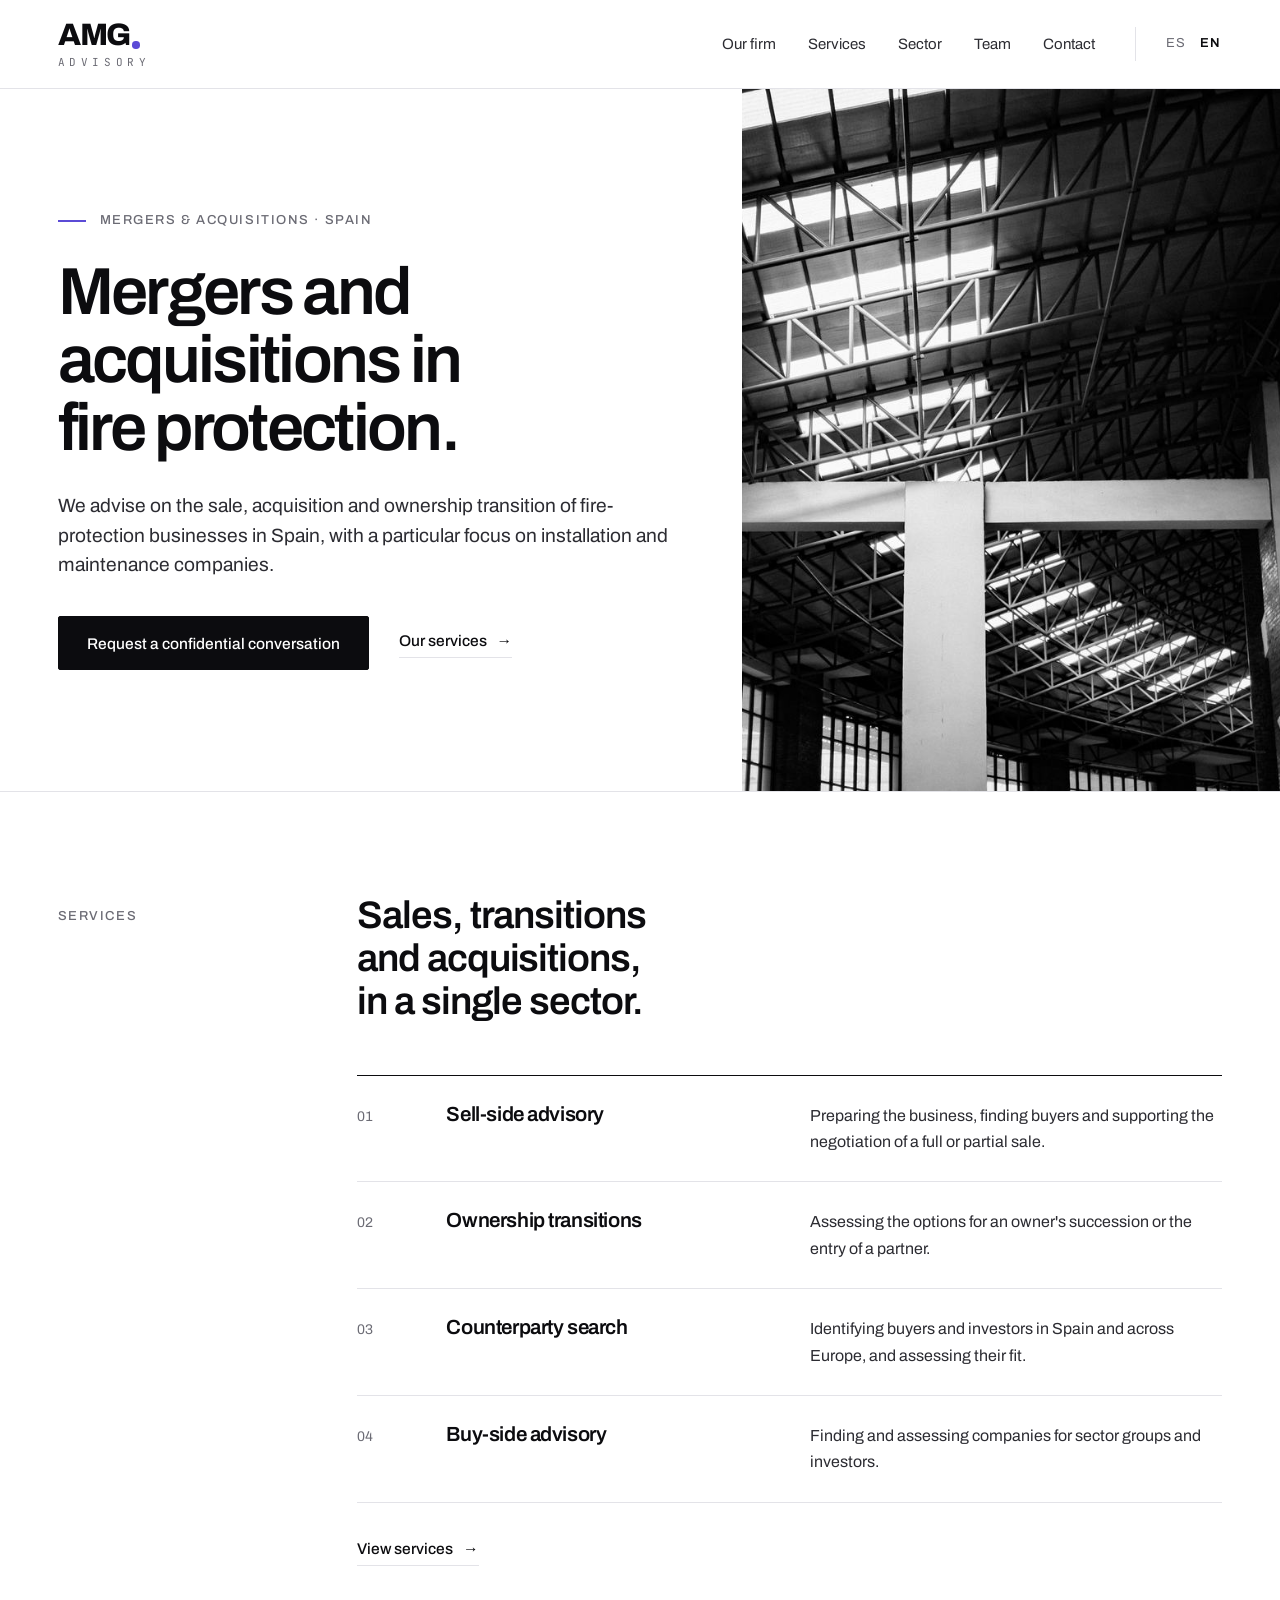
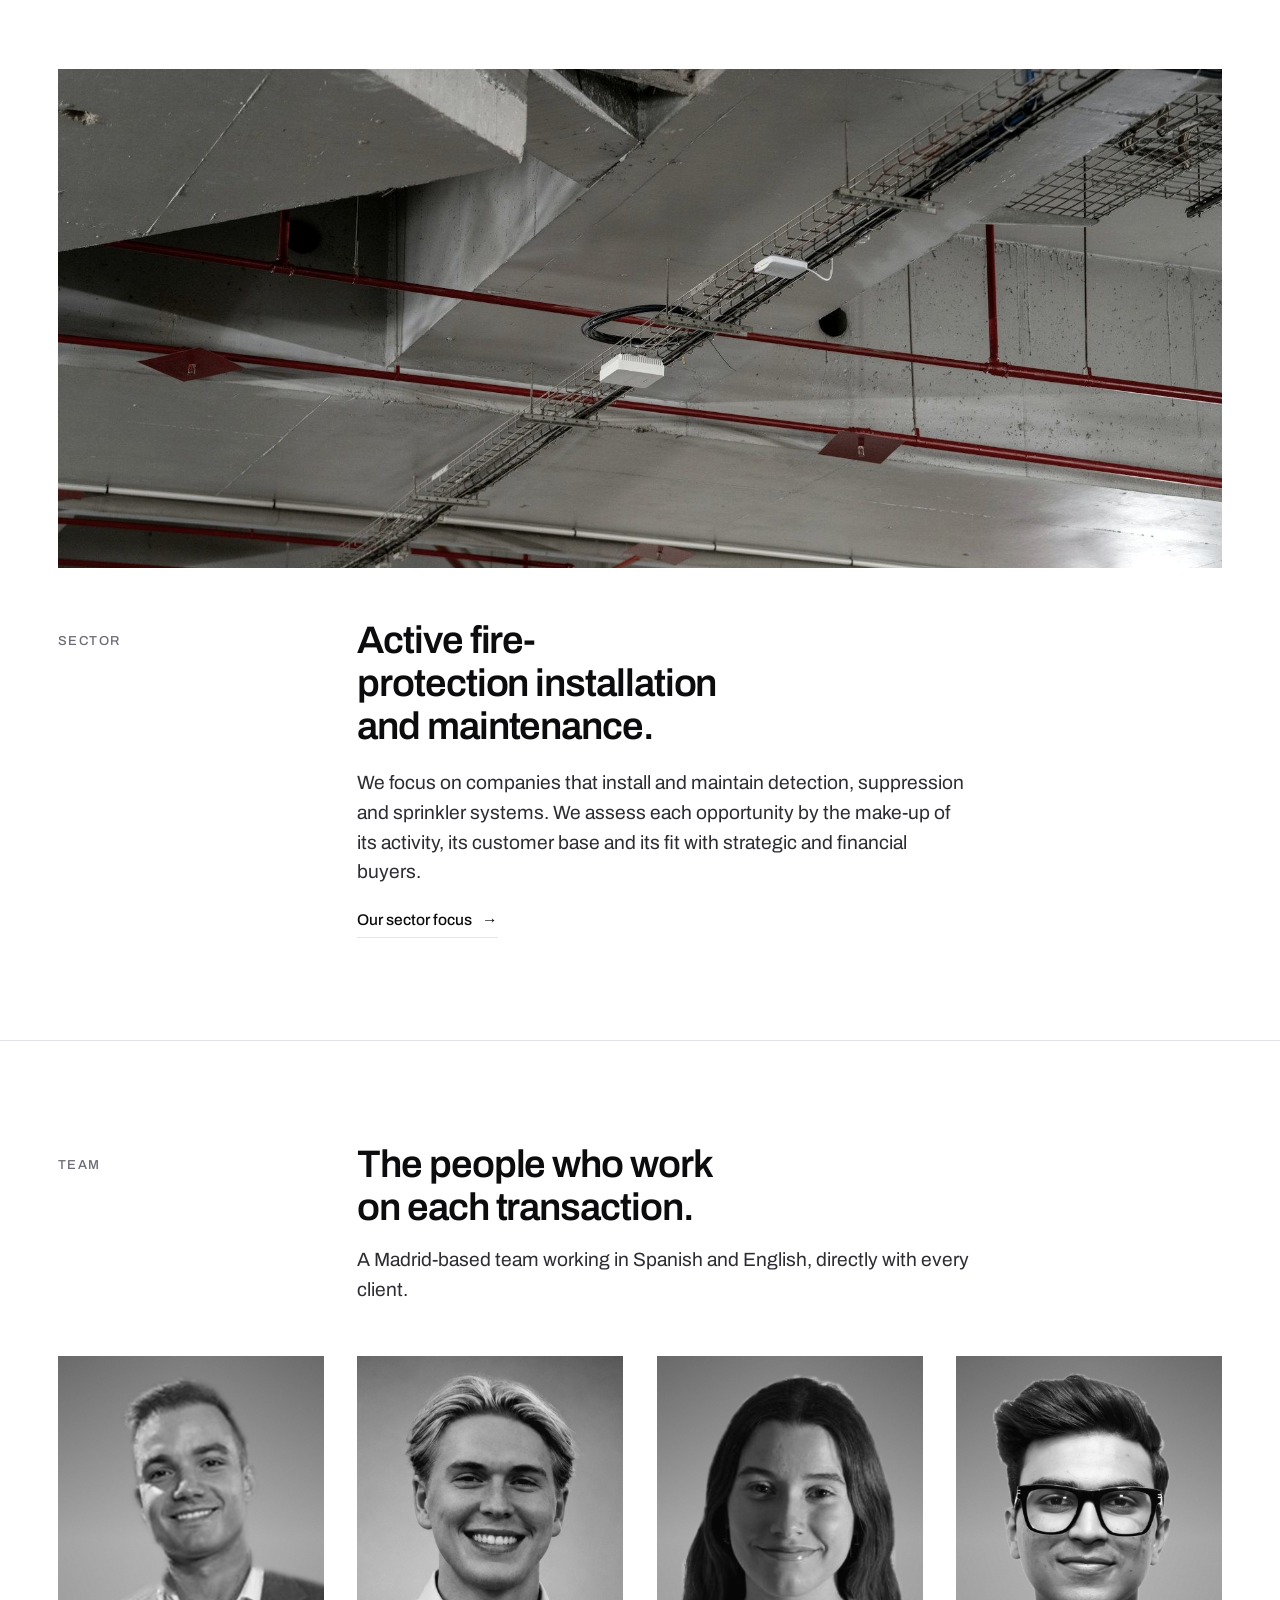
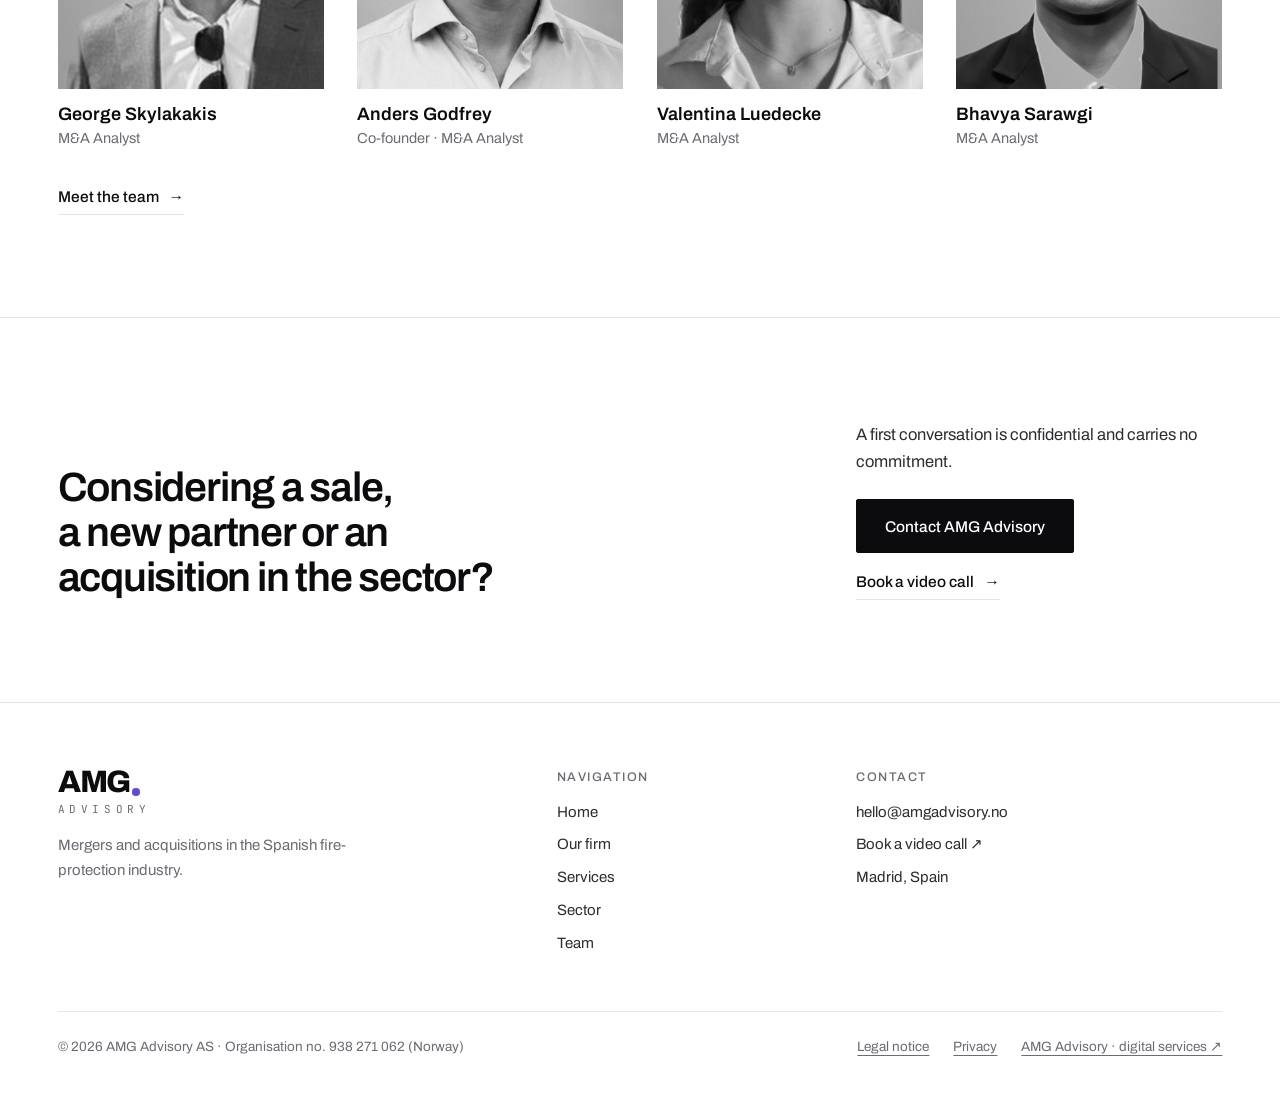
<file: en/index.html>
<!doctype html>
<html lang="en">
<head>
<meta charset="utf-8">
<meta name="viewport" content="width=device-width, initial-scale=1, viewport-fit=cover">
<title>AMG Advisory | M&amp;A in fire protection</title>
<meta name="description" content="AMG Advisory advises on the sale, acquisition and ownership transition of fire-protection businesses in Spain.">
<meta name="robots" content="noindex, nofollow">
<meta name="theme-color" content="#ffffff">
<meta name="color-scheme" content="light">
<meta property="og:type" content="website">
<meta property="og:site_name" content="AMG Advisory">
<meta property="og:title" content="AMG Advisory | M&amp;A in fire protection">
<meta property="og:description" content="AMG Advisory advises on the sale, acquisition and ownership transition of fire-protection businesses in Spain.">
<meta property="og:locale" content="en_GB">
<link rel="icon" href="../assets/images/favicon.svg" type="image/svg+xml">
<link rel="preload" href="../assets/fonts/archivo-var.woff2" as="font" type="font/woff2" crossorigin>
<link rel="stylesheet" href="../assets/css/styles.css">
<script src="../assets/js/site.js"></script>
<script type="application/ld+json">{"@context": "https://schema.org", "@type": "ProfessionalService", "name": "AMG Advisory", "legalName": "AMG Advisory AS", "email": "hello@amgadvisory.no", "areaServed": "ES", "knowsLanguage": ["es", "en"]}</script>
</head>
<body>
<a class="skip" href="#main">Skip to content</a>
<header class="site-header">
  <div class="wrap header-inner">
    <a class="logo" href="../en/" aria-label="AMG Advisory"><span class="logo-mark" aria-hidden="true">AMG<span class="dot"></span></span><span class="logo-sub" aria-hidden="true">Advisory</span></a>
    <button class="menu-btn" type="button" aria-expanded="false" aria-controls="site-nav" data-open="Menu" data-close="Close"><span class="menu-label">Menu</span><span class="bars" aria-hidden="true"><i></i><i></i></span></button>
    <nav class="nav" id="site-nav" aria-label="Main">
      <ul class="nav-list"><li><a href="../en/firm/">Our firm</a></li><li><a href="../en/services/">Services</a></li><li><a href="../en/sector/">Sector</a></li><li><a href="../en/team/">Team</a></li><li><a href="../en/contact/">Contact</a></li></ul>
      <div class="lang" role="group" aria-label="Language"><a href="../es/" hreflang="es" lang="es" data-set-lang="es">ES<span class="sr"> · Español</span></a><a href="../en/" hreflang="en" lang="en" data-set-lang="en" aria-current="true">EN<span class="sr"> · English</span></a></div>
    </nav>
  </div>
</header>
<main id="main">
<section class="hero">
  <div class="hero-copy">
    <p class="eyebrow">Mergers &amp; acquisitions · Spain</p>
    <h1>Mergers and acquisitions in fire protection.</h1>
    <p class="lede">We advise on the sale, acquisition and ownership transition of fire-protection businesses in Spain, with a particular focus on installation and maintenance companies.</p>
    <div class="actions"><a class="btn" href="../en/contact/">Request a confidential conversation</a><a class="arrow-link" href="../en/services/">Our services</a></div>
  </div>
  <div class="hero-photo photo"><picture><source media="(max-width: 960px)" srcset="../assets/images/photos/hero-wide-700.jpg 700w, ../assets/images/photos/hero-wide-1200.jpg 1200w" sizes="100vw"><img src="../assets/images/photos/hero-1100.jpg" srcset="../assets/images/photos/hero-700.jpg 700w, ../assets/images/photos/hero-1100.jpg 1100w" sizes="42vw" alt="Steel roof trusses in an industrial hall" width="1100" height="1341" loading="eager" fetchpriority="high" decoding="async"></picture></div>
</section>
<section class="section ruled">
  <div class="wrap grid">
    <div class="head-row"><p class="label">Services</p><h2 class="h-section">Sales, transitions and acquisitions, in a single sector.</h2></div>
    <ol class="index"><li><span class="n">01</span><h3>Sell-side advisory</h3><p>Preparing the business, finding buyers and supporting the negotiation of a full or partial sale.</p></li><li><span class="n">02</span><h3>Ownership transitions</h3><p>Assessing the options for an owner&#x27;s succession or the entry of a partner.</p></li><li><span class="n">03</span><h3>Counterparty search</h3><p>Identifying buyers and investors in Spain and across Europe, and assessing their fit.</p></li><li><span class="n">04</span><h3>Buy-side advisory</h3><p>Finding and assessing companies for sector groups and investors.</p></li></ol>
    <div class="index-foot"><a class="arrow-link" href="../en/services/">View services</a></div>
  </div>
</section>
<section class="section" style="padding-top:0">
  <div class="wrap">
    <div class="feature-photo photo"><img src="../assets/images/photos/sector-1800.jpg" srcset="../assets/images/photos/sector-900.jpg 900w, ../assets/images/photos/sector-1800.jpg 1800w" sizes="(max-width: 1280px) 100vw, 1280px" alt="Service ceiling with sprinkler mains and detectors" width="1800" height="1200" loading="lazy" decoding="async"></div>
    <div class="grid">
      <p class="label feature-label">Sector</p>
      <div class="feature-text"><h2 class="h-section">Active fire-protection installation and maintenance.</h2><p class="lede">We focus on companies that install and maintain detection, suppression and sprinkler systems. We assess each opportunity by the make-up of its activity, its customer base and its fit with strategic and financial buyers.</p><div class="actions"><a class="arrow-link" href="../en/sector/">Our sector focus</a></div></div>
    </div>
  </div>
</section>
<section class="section ruled">
  <div class="wrap grid">
    <div class="head-row"><p class="label">Team</p><div class="head-main"><h2 class="h-section">The people who work on each transaction.</h2><p class="lede">A Madrid-based team working in Spanish and English, directly with every client.</p></div></div>
    <div class="team-strip"><a href="../en/team/"><div class="photo"><img src="../assets/images/team/george.jpg" alt="George Skylakakis" width="800" height="1000" loading="lazy" decoding="async"></div><div><p class="nm">George Skylakakis</p><p class="rl">M&amp;A Analyst</p></div></a><a href="../en/team/"><div class="photo"><img src="../assets/images/team/anders.jpg" alt="Anders Godfrey" width="800" height="1000" loading="lazy" decoding="async"></div><div><p class="nm">Anders Godfrey</p><p class="rl">Co-founder · M&amp;A Analyst</p></div></a><a href="../en/team/"><div class="photo"><img src="../assets/images/team/valentina.jpg" alt="Valentina Luedecke" width="800" height="1000" loading="lazy" decoding="async"></div><div><p class="nm">Valentina Luedecke</p><p class="rl">M&amp;A Analyst</p></div></a><a href="../en/team/"><div class="photo"><img src="../assets/images/team/bhavya.jpg" alt="Bhavya Sarawgi" width="800" height="1000" loading="lazy" decoding="async"></div><div><p class="nm">Bhavya Sarawgi</p><p class="rl">M&amp;A Analyst</p></div></a></div>
    <div class="index-foot" style="grid-column:1 / -1"><a class="arrow-link" href="../en/team/">Meet the team</a></div>
  </div>
</section>
<section class="closing">
  <div class="wrap grid">
    <h2>Considering a sale, a new partner or an acquisition in the sector?</h2>
    <div class="side"><p>A first conversation is confidential and carries no commitment.</p><div class="actions"><a class="btn" href="../en/contact/">Contact AMG Advisory</a><a class="arrow-link" href="https://scheduler.zoom.us/anders-godfrey/amg-advisory-introductory-consultation" target="_blank" rel="noopener noreferrer">Book a video call</a></div></div>
  </div>
</section>
</main>
<footer class="site-footer">
  <div class="wrap">
    <div class="footer-top">
      <div class="footer-brand"><a class="logo" href="../en/" aria-label="AMG Advisory"><span class="logo-mark" aria-hidden="true">AMG<span class="dot"></span></span><span class="logo-sub" aria-hidden="true">Advisory</span></a><p>Mergers and acquisitions in the Spanish fire-protection industry.</p></div>
      <div class="footer-col"><h2>Navigation</h2><ul><li><a href="../en/">Home</a></li><li><a href="../en/firm/">Our firm</a></li><li><a href="../en/services/">Services</a></li><li><a href="../en/sector/">Sector</a></li><li><a href="../en/team/">Team</a></li></ul></div>
      <div class="footer-col"><h2>Contact</h2><ul>
        <li><a href="mailto:hello@amgadvisory.no">hello@amgadvisory.no</a></li>
        <li><a href="https://scheduler.zoom.us/anders-godfrey/amg-advisory-introductory-consultation" target="_blank" rel="noopener noreferrer">Book a video call ↗</a></li>
        <li><a href="../en/contact/">Madrid, Spain</a></li>
      </ul></div>
    </div>
    <div class="footer-bottom">
      <p>© 2026 AMG Advisory AS · Organisation no. 938 271 062 (Norway)</p>
      <ul>
        <li><a href="https://amgadvisory.no/en/terms/" target="_blank" rel="noopener noreferrer">Legal notice</a></li>
        <li><a href="https://amgadvisory.no/en/privacy/" target="_blank" rel="noopener noreferrer">Privacy</a></li>
        <li><a href="https://amgadvisory.no/en/" target="_blank" rel="noopener noreferrer">AMG Advisory · digital services ↗</a></li>
      </ul>
    </div>
  </div>
</footer>
</body>
</html>
</file>
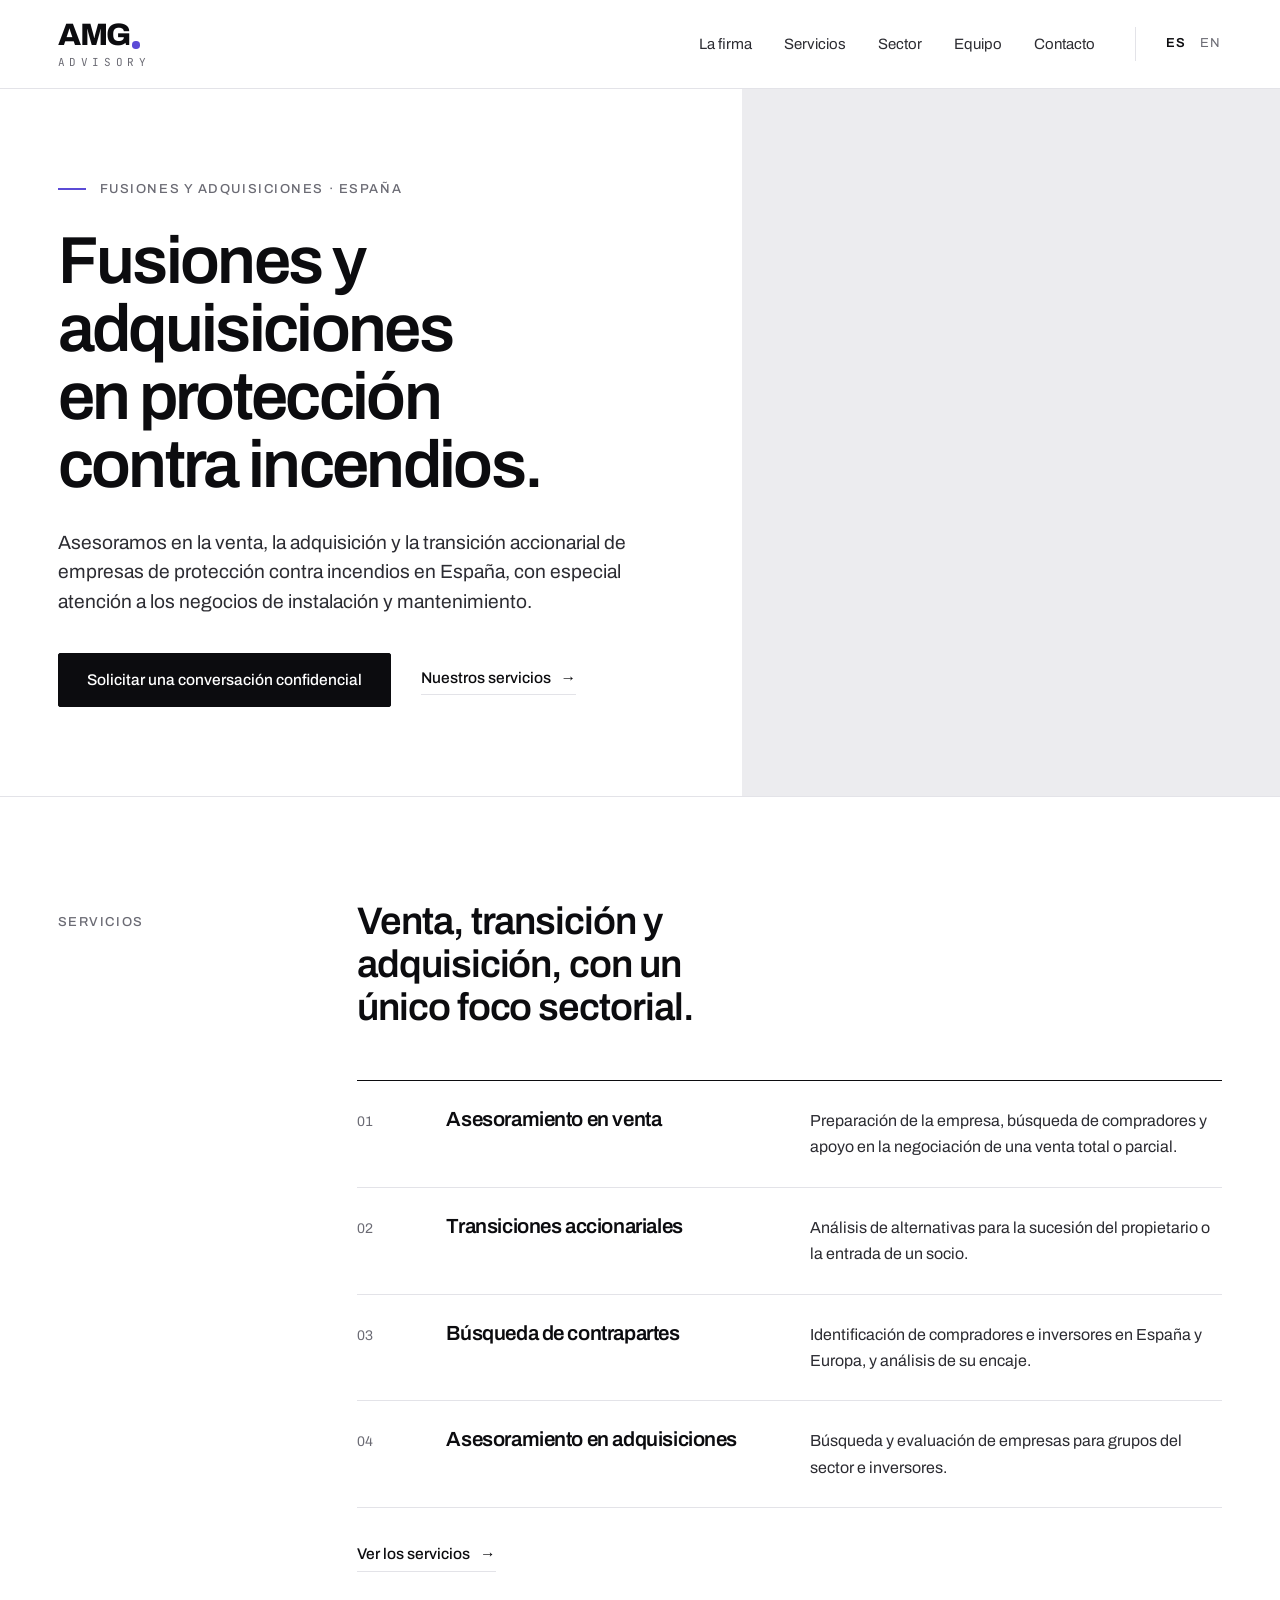
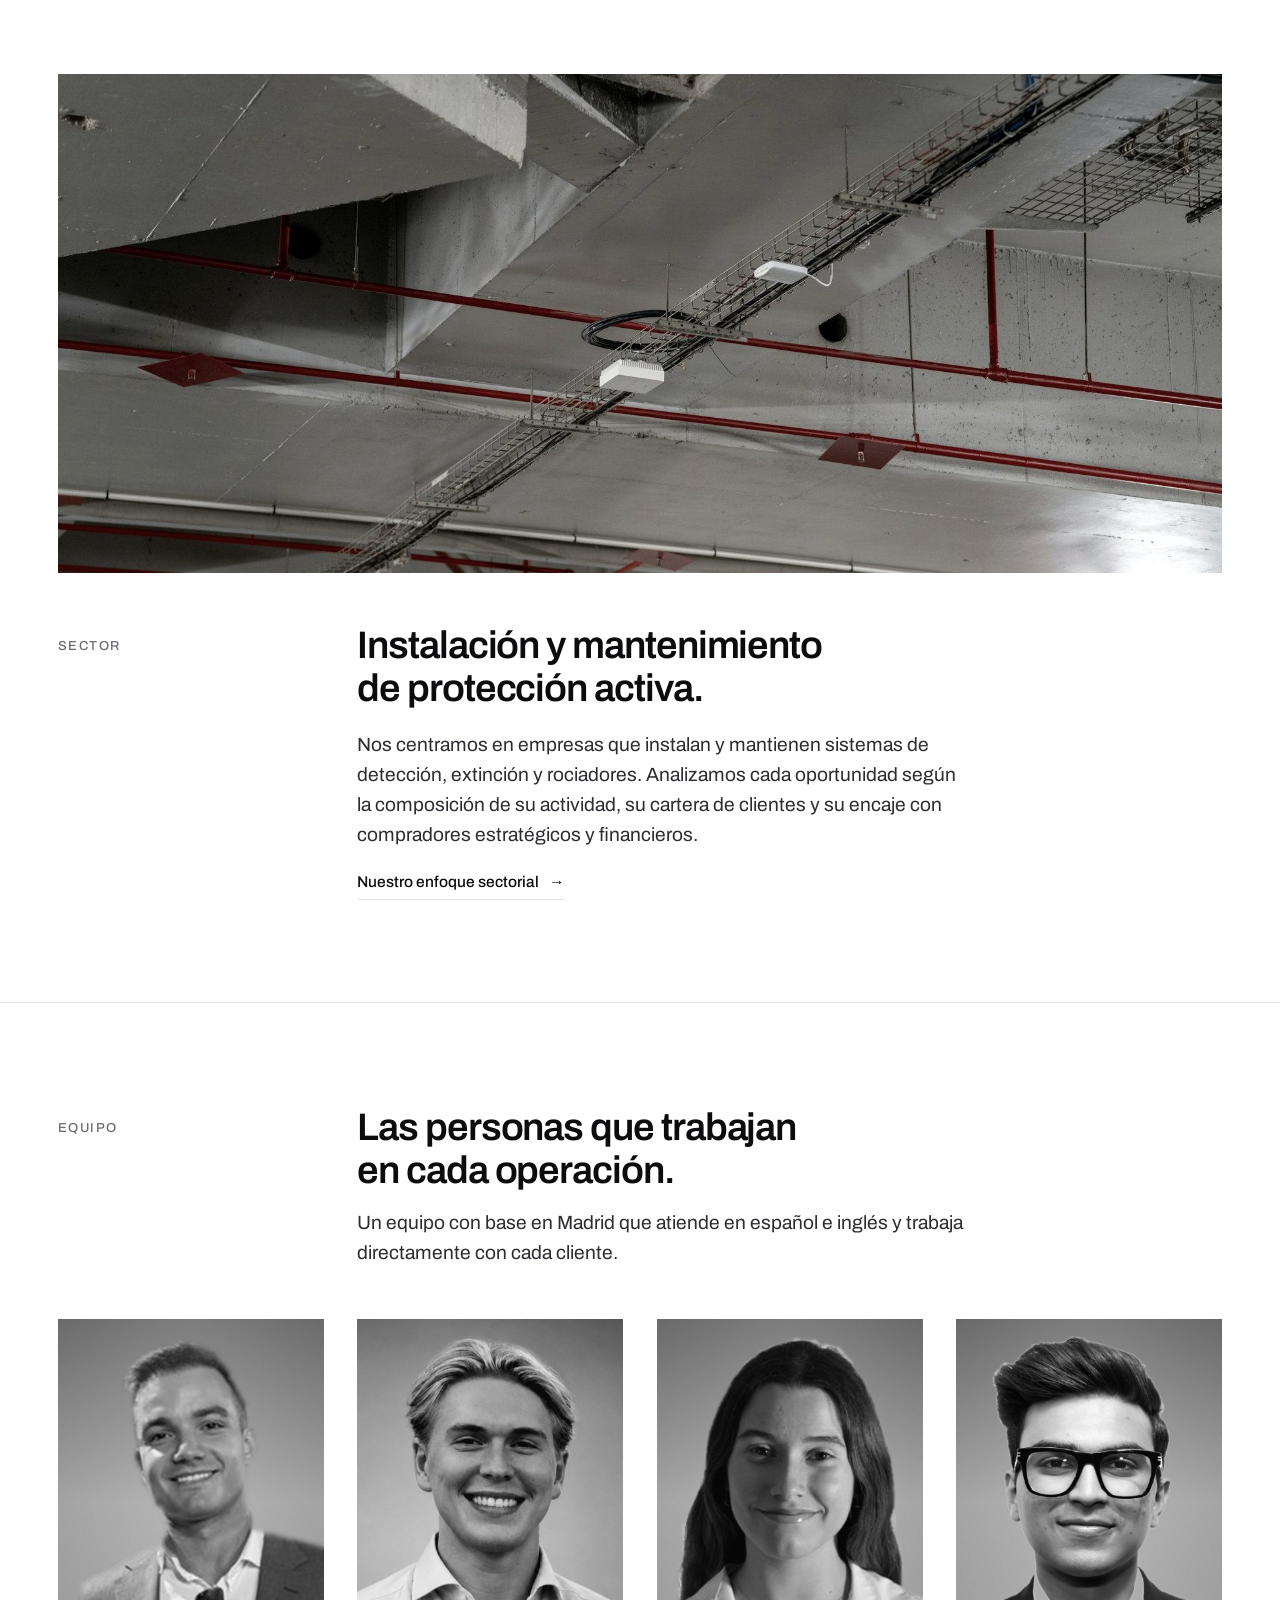
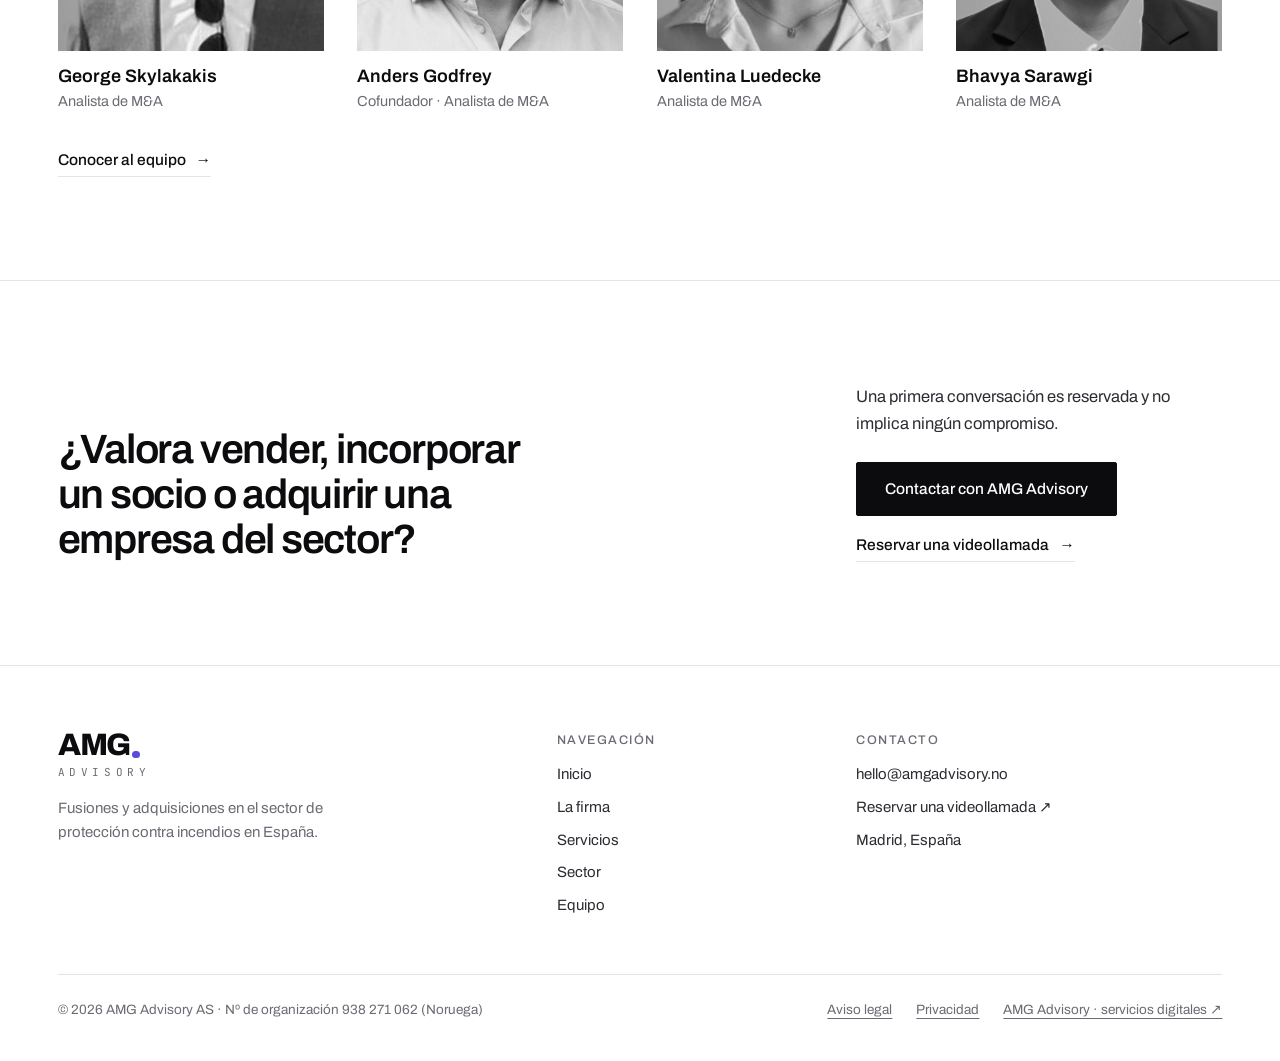
<file: es/index.html>
<!doctype html>
<html lang="es">
<head>
<meta charset="utf-8">
<meta name="viewport" content="width=device-width, initial-scale=1, viewport-fit=cover">
<title>AMG Advisory | Fusiones y adquisiciones en protección contra incendios</title>
<meta name="description" content="AMG Advisory asesora en la venta, la adquisición y la transición accionarial de empresas de protección contra incendios en España.">
<meta name="robots" content="noindex, nofollow">
<meta name="theme-color" content="#ffffff">
<meta name="color-scheme" content="light">
<meta property="og:type" content="website">
<meta property="og:site_name" content="AMG Advisory">
<meta property="og:title" content="AMG Advisory | Fusiones y adquisiciones en protección contra incendios">
<meta property="og:description" content="AMG Advisory asesora en la venta, la adquisición y la transición accionarial de empresas de protección contra incendios en España.">
<meta property="og:locale" content="es_ES">
<link rel="icon" href="../assets/images/favicon.svg" type="image/svg+xml">
<link rel="preload" href="../assets/fonts/archivo-var.woff2" as="font" type="font/woff2" crossorigin>
<link rel="stylesheet" href="../assets/css/styles.css">
<script src="../assets/js/site.js"></script>
<script type="application/ld+json">{"@context": "https://schema.org", "@type": "ProfessionalService", "name": "AMG Advisory", "legalName": "AMG Advisory AS", "email": "hello@amgadvisory.no", "areaServed": "ES", "knowsLanguage": ["es", "en"]}</script>
</head>
<body>
<a class="skip" href="#main">Ir al contenido</a>
<header class="site-header">
  <div class="wrap header-inner">
    <a class="logo" href="../es/" aria-label="AMG Advisory"><span class="logo-mark" aria-hidden="true">AMG<span class="dot"></span></span><span class="logo-sub" aria-hidden="true">Advisory</span></a>
    <button class="menu-btn" type="button" aria-expanded="false" aria-controls="site-nav" data-open="Menú" data-close="Cerrar"><span class="menu-label">Menú</span><span class="bars" aria-hidden="true"><i></i><i></i></span></button>
    <nav class="nav" id="site-nav" aria-label="Principal">
      <ul class="nav-list"><li><a href="../es/firma/">La firma</a></li><li><a href="../es/servicios/">Servicios</a></li><li><a href="../es/sector/">Sector</a></li><li><a href="../es/equipo/">Equipo</a></li><li><a href="../es/contacto/">Contacto</a></li></ul>
      <div class="lang" role="group" aria-label="Idioma"><a href="../es/" hreflang="es" lang="es" data-set-lang="es" aria-current="true">ES<span class="sr"> · Español</span></a><a href="../en/" hreflang="en" lang="en" data-set-lang="en">EN<span class="sr"> · English</span></a></div>
    </nav>
  </div>
</header>
<main id="main">
<section class="hero">
  <div class="hero-copy">
    <p class="eyebrow">Fusiones y adquisiciones · España</p>
    <h1>Fusiones y adquisiciones en protección contra incendios.</h1>
    <p class="lede">Asesoramos en la venta, la adquisición y la transición accionarial de empresas de protección contra incendios en España, con especial atención a los negocios de instalación y mantenimiento.</p>
    <div class="actions"><a class="btn" href="../es/contacto/">Solicitar una conversación confidencial</a><a class="arrow-link" href="../es/servicios/">Nuestros servicios</a></div>
  </div>
  <div class="hero-photo photo"><picture><source media="(max-width: 960px)" srcset="../assets/images/photos/hero-wide-700.jpg 700w, ../assets/images/photos/hero-wide-1200.jpg 1200w" sizes="100vw"><img src="../assets/images/photos/hero-1100.jpg" srcset="../assets/images/photos/hero-700.jpg 700w, ../assets/images/photos/hero-1100.jpg 1100w" sizes="42vw" alt="Cubierta de cerchas metálicas de una nave industrial" width="1100" height="1341" loading="eager" fetchpriority="high" decoding="async"></picture></div>
</section>
<section class="section ruled">
  <div class="wrap grid">
    <div class="head-row"><p class="label">Servicios</p><h2 class="h-section">Venta, transición y adquisición, con un único foco sectorial.</h2></div>
    <ol class="index"><li><span class="n">01</span><h3>Asesoramiento en venta</h3><p>Preparación de la empresa, búsqueda de compradores y apoyo en la negociación de una venta total o parcial.</p></li><li><span class="n">02</span><h3>Transiciones accionariales</h3><p>Análisis de alternativas para la sucesión del propietario o la entrada de un socio.</p></li><li><span class="n">03</span><h3>Búsqueda de contrapartes</h3><p>Identificación de compradores e inversores en España y Europa, y análisis de su encaje.</p></li><li><span class="n">04</span><h3>Asesoramiento en adquisiciones</h3><p>Búsqueda y evaluación de empresas para grupos del sector e inversores.</p></li></ol>
    <div class="index-foot"><a class="arrow-link" href="../es/servicios/">Ver los servicios</a></div>
  </div>
</section>
<section class="section" style="padding-top:0">
  <div class="wrap">
    <div class="feature-photo photo"><img src="../assets/images/photos/sector-1800.jpg" srcset="../assets/images/photos/sector-900.jpg 900w, ../assets/images/photos/sector-1800.jpg 1800w" sizes="(max-width: 1280px) 100vw, 1280px" alt="Techo técnico con tuberías de rociadores y detectores" width="1800" height="1200" loading="lazy" decoding="async"></div>
    <div class="grid">
      <p class="label feature-label">Sector</p>
      <div class="feature-text"><h2 class="h-section">Instalación y mantenimiento de protección activa.</h2><p class="lede">Nos centramos en empresas que instalan y mantienen sistemas de detección, extinción y rociadores. Analizamos cada oportunidad según la composición de su actividad, su cartera de clientes y su encaje con compradores estratégicos y financieros.</p><div class="actions"><a class="arrow-link" href="../es/sector/">Nuestro enfoque sectorial</a></div></div>
    </div>
  </div>
</section>
<section class="section ruled">
  <div class="wrap grid">
    <div class="head-row"><p class="label">Equipo</p><div class="head-main"><h2 class="h-section">Las personas que trabajan en cada operación.</h2><p class="lede">Un equipo con base en Madrid que atiende en español e inglés y trabaja directamente con cada cliente.</p></div></div>
    <div class="team-strip"><a href="../es/equipo/"><div class="photo"><img src="../assets/images/team/george.jpg" alt="George Skylakakis" width="800" height="1000" loading="lazy" decoding="async"></div><div><p class="nm">George Skylakakis</p><p class="rl">Analista de M&amp;A</p></div></a><a href="../es/equipo/"><div class="photo"><img src="../assets/images/team/anders.jpg" alt="Anders Godfrey" width="800" height="1000" loading="lazy" decoding="async"></div><div><p class="nm">Anders Godfrey</p><p class="rl">Cofundador · Analista de M&amp;A</p></div></a><a href="../es/equipo/"><div class="photo"><img src="../assets/images/team/valentina.jpg" alt="Valentina Luedecke" width="800" height="1000" loading="lazy" decoding="async"></div><div><p class="nm">Valentina Luedecke</p><p class="rl">Analista de M&amp;A</p></div></a><a href="../es/equipo/"><div class="photo"><img src="../assets/images/team/bhavya.jpg" alt="Bhavya Sarawgi" width="800" height="1000" loading="lazy" decoding="async"></div><div><p class="nm">Bhavya Sarawgi</p><p class="rl">Analista de M&amp;A</p></div></a></div>
    <div class="index-foot" style="grid-column:1 / -1"><a class="arrow-link" href="../es/equipo/">Conocer al equipo</a></div>
  </div>
</section>
<section class="closing">
  <div class="wrap grid">
    <h2>¿Valora vender, incorporar un socio o adquirir una empresa del sector?</h2>
    <div class="side"><p>Una primera conversación es reservada y no implica ningún compromiso.</p><div class="actions"><a class="btn" href="../es/contacto/">Contactar con AMG Advisory</a><a class="arrow-link" href="https://scheduler.zoom.us/anders-godfrey/amg-advisory-introductory-consultation" target="_blank" rel="noopener noreferrer">Reservar una videollamada</a></div></div>
  </div>
</section>
</main>
<footer class="site-footer">
  <div class="wrap">
    <div class="footer-top">
      <div class="footer-brand"><a class="logo" href="../es/" aria-label="AMG Advisory"><span class="logo-mark" aria-hidden="true">AMG<span class="dot"></span></span><span class="logo-sub" aria-hidden="true">Advisory</span></a><p>Fusiones y adquisiciones en el sector de protección contra incendios en España.</p></div>
      <div class="footer-col"><h2>Navegación</h2><ul><li><a href="../es/">Inicio</a></li><li><a href="../es/firma/">La firma</a></li><li><a href="../es/servicios/">Servicios</a></li><li><a href="../es/sector/">Sector</a></li><li><a href="../es/equipo/">Equipo</a></li></ul></div>
      <div class="footer-col"><h2>Contacto</h2><ul>
        <li><a href="mailto:hello@amgadvisory.no">hello@amgadvisory.no</a></li>
        <li><a href="https://scheduler.zoom.us/anders-godfrey/amg-advisory-introductory-consultation" target="_blank" rel="noopener noreferrer">Reservar una videollamada ↗</a></li>
        <li><a href="../es/contacto/">Madrid, España</a></li>
      </ul></div>
    </div>
    <div class="footer-bottom">
      <p>© 2026 AMG Advisory AS · Nº de organización 938 271 062 (Noruega)</p>
      <ul>
        <li><a href="https://amgadvisory.no/en/terms/" target="_blank" rel="noopener noreferrer">Aviso legal</a></li>
        <li><a href="https://amgadvisory.no/en/privacy/" target="_blank" rel="noopener noreferrer">Privacidad</a></li>
        <li><a href="https://amgadvisory.no/en/" target="_blank" rel="noopener noreferrer">AMG Advisory · servicios digitales ↗</a></li>
      </ul>
    </div>
  </div>
</footer>
</body>
</html>
</file>
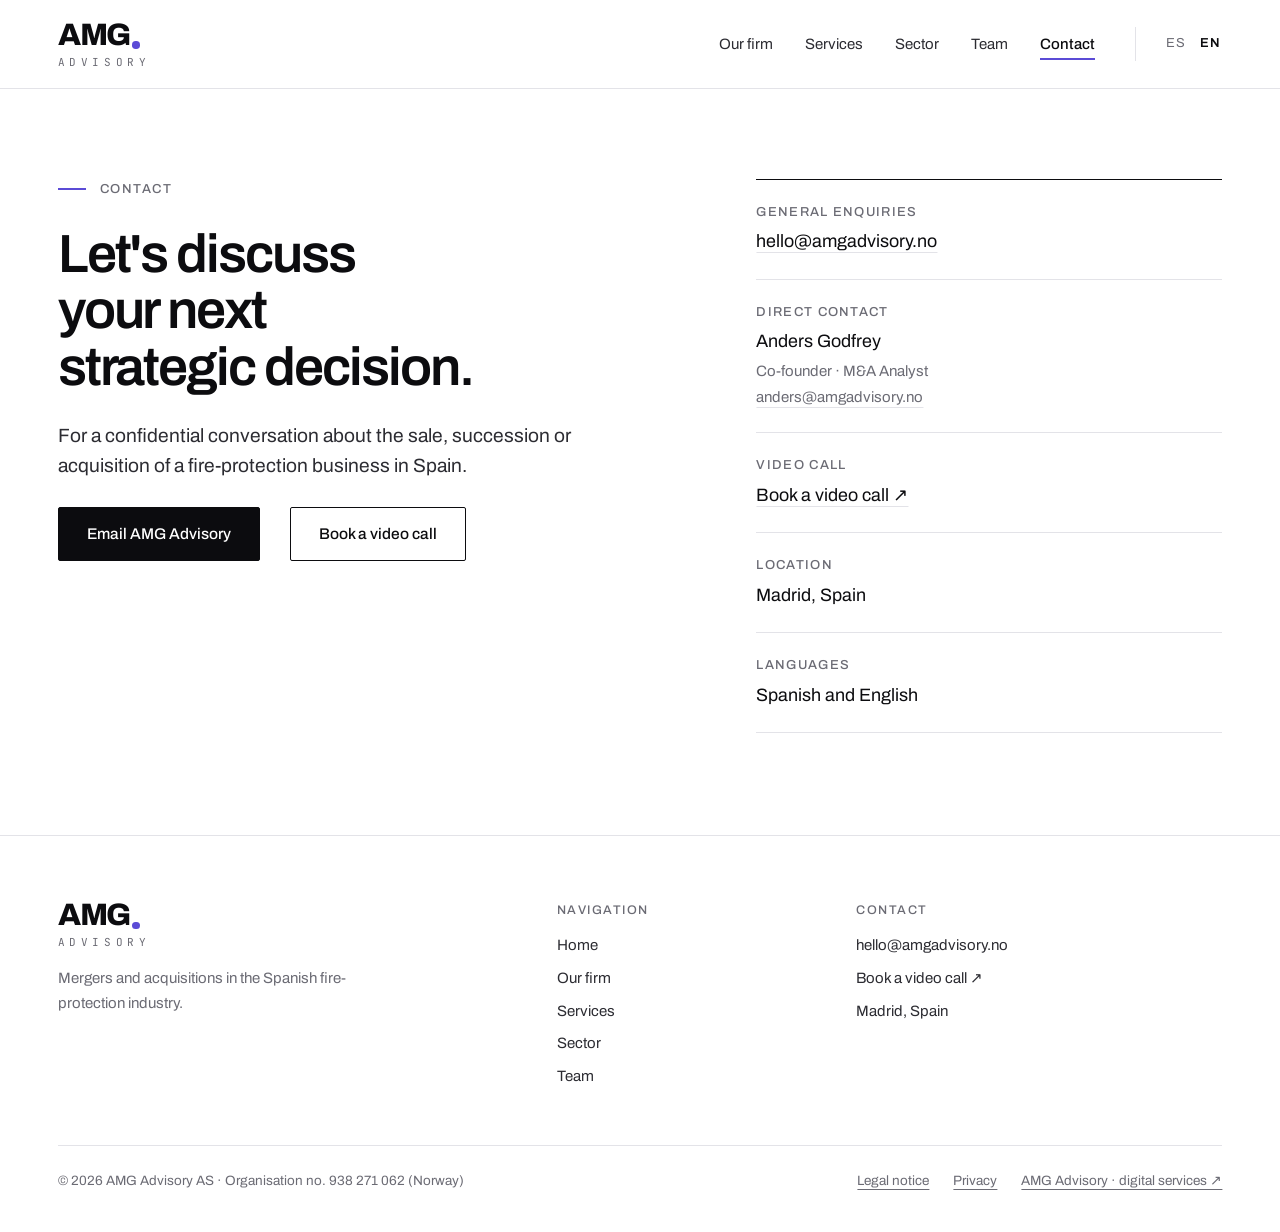
<file: en/contact/index.html>
<!doctype html>
<html lang="en">
<head>
<meta charset="utf-8">
<meta name="viewport" content="width=device-width, initial-scale=1, viewport-fit=cover">
<title>Contact | AMG Advisory</title>
<meta name="description" content="Contact AMG Advisory for a confidential conversation about the sale, succession or acquisition of a fire-protection business.">
<meta name="robots" content="noindex, nofollow">
<meta name="theme-color" content="#ffffff">
<meta name="color-scheme" content="light">
<meta property="og:type" content="website">
<meta property="og:site_name" content="AMG Advisory">
<meta property="og:title" content="Contact | AMG Advisory">
<meta property="og:description" content="Contact AMG Advisory for a confidential conversation about the sale, succession or acquisition of a fire-protection business.">
<meta property="og:locale" content="en_GB">
<link rel="icon" href="../../assets/images/favicon.svg" type="image/svg+xml">
<link rel="preload" href="../../assets/fonts/archivo-var.woff2" as="font" type="font/woff2" crossorigin>
<link rel="stylesheet" href="../../assets/css/styles.css">
<script src="../../assets/js/site.js"></script>
</head>
<body>
<a class="skip" href="#main">Skip to content</a>
<header class="site-header">
  <div class="wrap header-inner">
    <a class="logo" href="../../en/" aria-label="AMG Advisory"><span class="logo-mark" aria-hidden="true">AMG<span class="dot"></span></span><span class="logo-sub" aria-hidden="true">Advisory</span></a>
    <button class="menu-btn" type="button" aria-expanded="false" aria-controls="site-nav" data-open="Menu" data-close="Close"><span class="menu-label">Menu</span><span class="bars" aria-hidden="true"><i></i><i></i></span></button>
    <nav class="nav" id="site-nav" aria-label="Main">
      <ul class="nav-list"><li><a href="../../en/firm/">Our firm</a></li><li><a href="../../en/services/">Services</a></li><li><a href="../../en/sector/">Sector</a></li><li><a href="../../en/team/">Team</a></li><li><a href="../../en/contact/" aria-current="page">Contact</a></li></ul>
      <div class="lang" role="group" aria-label="Language"><a href="../../es/contacto/" hreflang="es" lang="es" data-set-lang="es">ES<span class="sr"> · Español</span></a><a href="../../en/contact/" hreflang="en" lang="en" data-set-lang="en" aria-current="true">EN<span class="sr"> · English</span></a></div>
    </nav>
  </div>
</header>
<main id="main">
<section class="contact">
  <div class="wrap grid">
    <div class="copy">
      <p class="eyebrow">Contact</p>
      <h1>Let&#x27;s discuss your next strategic decision.</h1>
      <p class="lede">For a confidential conversation about the sale, succession or acquisition of a fire-protection business in Spain.</p>
      <div class="actions"><a class="btn" href="mailto:hello@amgadvisory.no?subject=Confidential%20enquiry">Email AMG Advisory</a><a class="btn secondary" href="https://scheduler.zoom.us/anders-godfrey/amg-advisory-introductory-consultation" target="_blank" rel="noopener noreferrer">Book a video call</a></div>
    </div>
    <dl class="details">
      <div><dt>General enquiries</dt><dd><a href="mailto:hello@amgadvisory.no?subject=Confidential%20enquiry">hello@amgadvisory.no</a></dd></div>
      <div><dt>Direct contact</dt><dd>Anders Godfrey<span class="sub">Co-founder · M&amp;A Analyst</span><a class="sub" href="mailto:anders@amgadvisory.no?subject=Confidential%20enquiry">anders@amgadvisory.no</a></dd></div>
      <div><dt>Video call</dt><dd><a href="https://scheduler.zoom.us/anders-godfrey/amg-advisory-introductory-consultation" target="_blank" rel="noopener noreferrer">Book a video call ↗</a></dd></div>
      <div><dt>Location</dt><dd>Madrid, Spain</dd></div>
      <div><dt>Languages</dt><dd>Spanish and English</dd></div>
    </dl>
  </div>
</section>
</main>
<footer class="site-footer">
  <div class="wrap">
    <div class="footer-top">
      <div class="footer-brand"><a class="logo" href="../../en/" aria-label="AMG Advisory"><span class="logo-mark" aria-hidden="true">AMG<span class="dot"></span></span><span class="logo-sub" aria-hidden="true">Advisory</span></a><p>Mergers and acquisitions in the Spanish fire-protection industry.</p></div>
      <div class="footer-col"><h2>Navigation</h2><ul><li><a href="../../en/">Home</a></li><li><a href="../../en/firm/">Our firm</a></li><li><a href="../../en/services/">Services</a></li><li><a href="../../en/sector/">Sector</a></li><li><a href="../../en/team/">Team</a></li></ul></div>
      <div class="footer-col"><h2>Contact</h2><ul>
        <li><a href="mailto:hello@amgadvisory.no">hello@amgadvisory.no</a></li>
        <li><a href="https://scheduler.zoom.us/anders-godfrey/amg-advisory-introductory-consultation" target="_blank" rel="noopener noreferrer">Book a video call ↗</a></li>
        <li><a href="../../en/contact/">Madrid, Spain</a></li>
      </ul></div>
    </div>
    <div class="footer-bottom">
      <p>© 2026 AMG Advisory AS · Organisation no. 938 271 062 (Norway)</p>
      <ul>
        <li><a href="https://amgadvisory.no/en/terms/" target="_blank" rel="noopener noreferrer">Legal notice</a></li>
        <li><a href="https://amgadvisory.no/en/privacy/" target="_blank" rel="noopener noreferrer">Privacy</a></li>
        <li><a href="https://amgadvisory.no/en/" target="_blank" rel="noopener noreferrer">AMG Advisory · digital services ↗</a></li>
      </ul>
    </div>
  </div>
</footer>
</body>
</html>
</file>
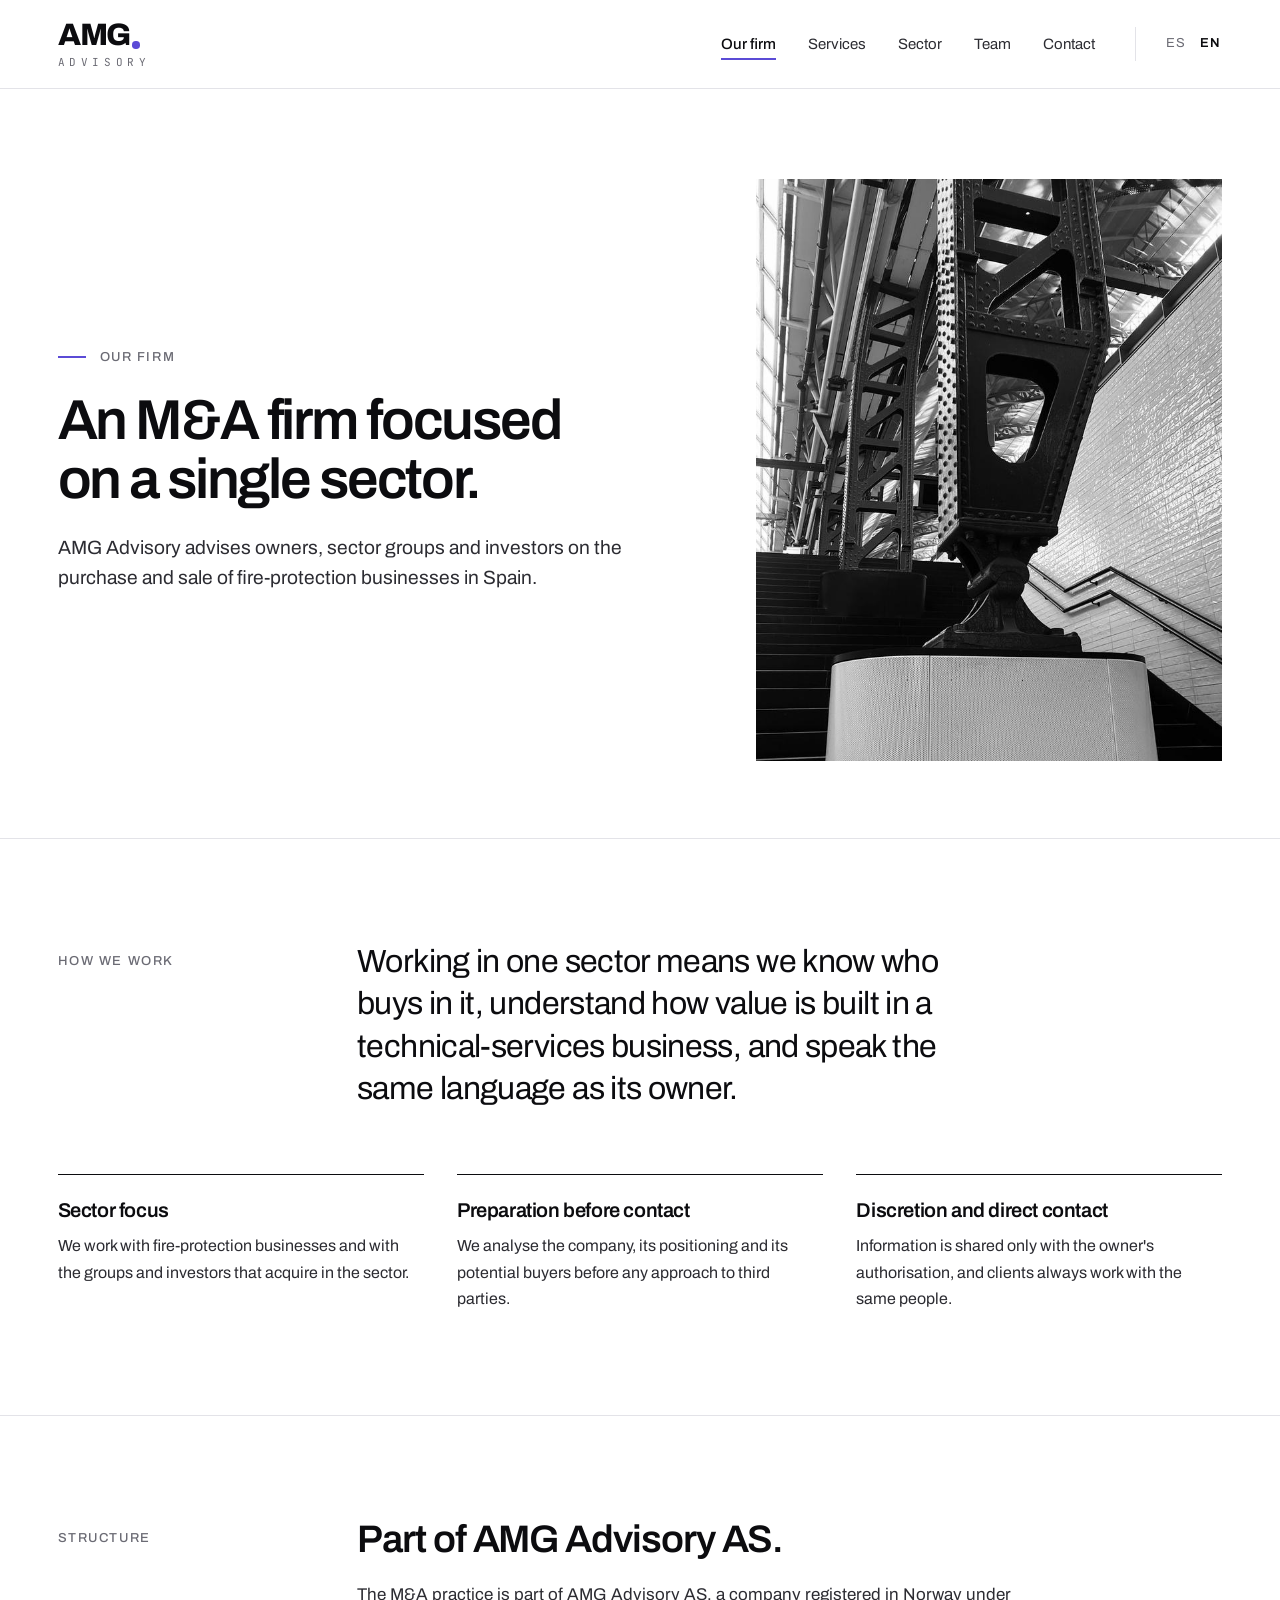
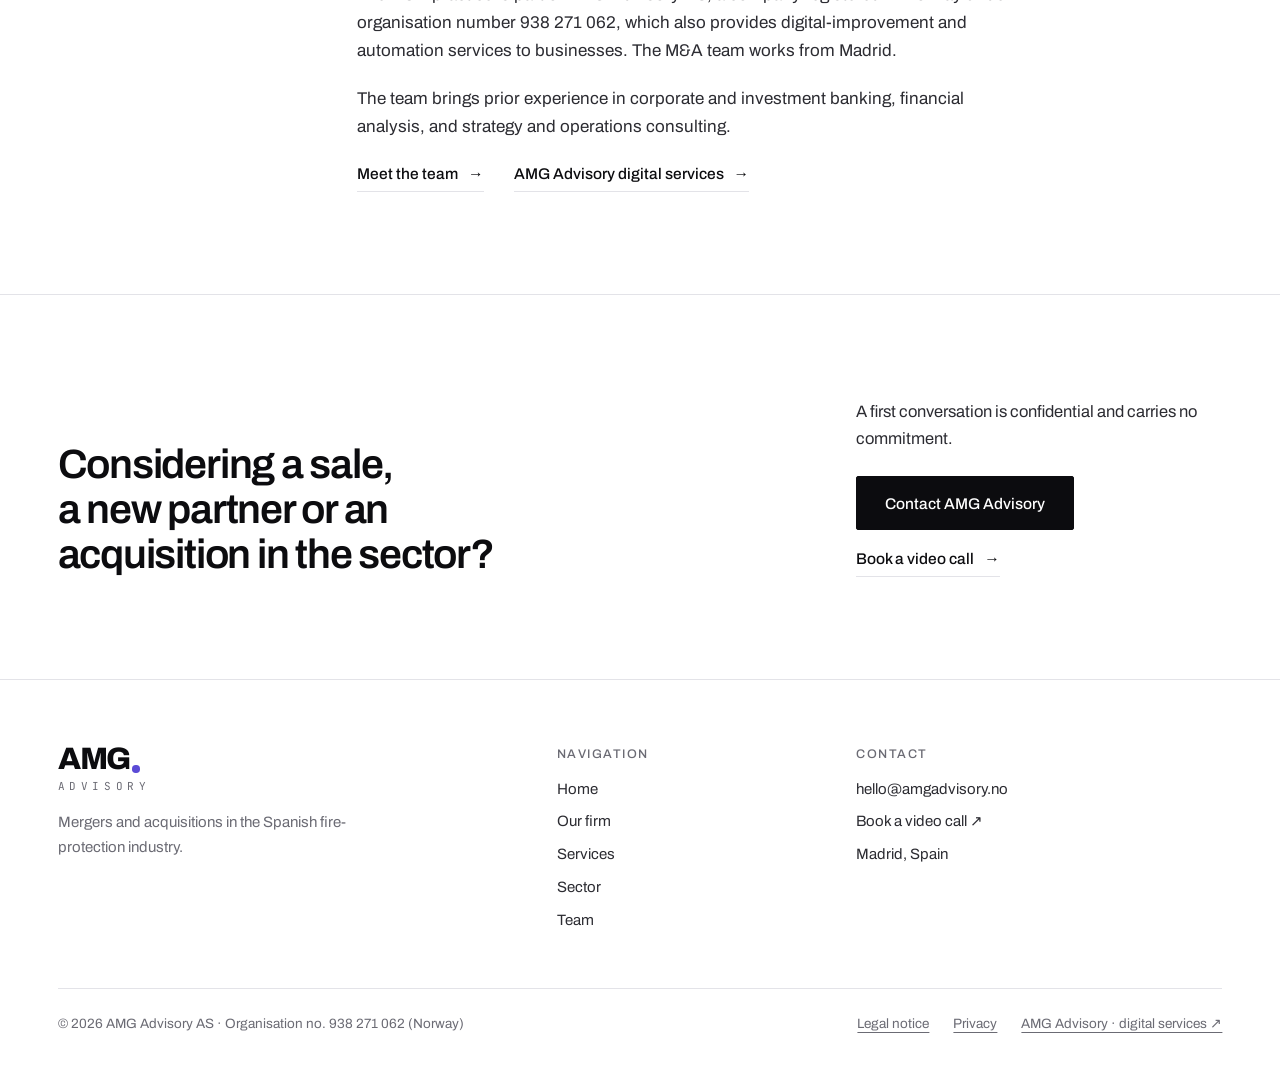
<file: en/firm/index.html>
<!doctype html>
<html lang="en">
<head>
<meta charset="utf-8">
<meta name="viewport" content="width=device-width, initial-scale=1, viewport-fit=cover">
<title>Our firm | AMG Advisory</title>
<meta name="description" content="AMG Advisory is an M&amp;A firm focused on fire-protection businesses in Spain.">
<meta name="robots" content="noindex, nofollow">
<meta name="theme-color" content="#ffffff">
<meta name="color-scheme" content="light">
<meta property="og:type" content="website">
<meta property="og:site_name" content="AMG Advisory">
<meta property="og:title" content="Our firm | AMG Advisory">
<meta property="og:description" content="AMG Advisory is an M&amp;A firm focused on fire-protection businesses in Spain.">
<meta property="og:locale" content="en_GB">
<link rel="icon" href="../../assets/images/favicon.svg" type="image/svg+xml">
<link rel="preload" href="../../assets/fonts/archivo-var.woff2" as="font" type="font/woff2" crossorigin>
<link rel="stylesheet" href="../../assets/css/styles.css">
<script src="../../assets/js/site.js"></script>
</head>
<body>
<a class="skip" href="#main">Skip to content</a>
<header class="site-header">
  <div class="wrap header-inner">
    <a class="logo" href="../../en/" aria-label="AMG Advisory"><span class="logo-mark" aria-hidden="true">AMG<span class="dot"></span></span><span class="logo-sub" aria-hidden="true">Advisory</span></a>
    <button class="menu-btn" type="button" aria-expanded="false" aria-controls="site-nav" data-open="Menu" data-close="Close"><span class="menu-label">Menu</span><span class="bars" aria-hidden="true"><i></i><i></i></span></button>
    <nav class="nav" id="site-nav" aria-label="Main">
      <ul class="nav-list"><li><a href="../../en/firm/" aria-current="page">Our firm</a></li><li><a href="../../en/services/">Services</a></li><li><a href="../../en/sector/">Sector</a></li><li><a href="../../en/team/">Team</a></li><li><a href="../../en/contact/">Contact</a></li></ul>
      <div class="lang" role="group" aria-label="Language"><a href="../../es/firma/" hreflang="es" lang="es" data-set-lang="es">ES<span class="sr"> · Español</span></a><a href="../../en/firm/" hreflang="en" lang="en" data-set-lang="en" aria-current="true">EN<span class="sr"> · English</span></a></div>
    </nav>
  </div>
</header>
<main id="main">
<section class="page-head with-photo">
  <div class="wrap grid">
    <div class="copy"><p class="eyebrow">Our firm</p><h1>An M&amp;A firm focused on a single sector.</h1><p class="lede">AMG Advisory advises owners, sector groups and investors on the purchase and sale of fire-protection businesses in Spain.</p></div>
    <div class="ph photo"><img src="../../assets/images/photos/structure-1100.jpg" srcset="../../assets/images/photos/structure-700.jpg 700w, ../../assets/images/photos/structure-1100.jpg 1100w" sizes="(max-width: 960px) 100vw, 40vw" alt="Riveted steel structure" width="1100" height="1466" loading="eager" fetchpriority="high" decoding="async"></div>
  </div>
</section>
<section class="section ruled">
  <div class="wrap grid">
    <p class="label corp-label">How we work</p>
    <p class="statement statement-row">Working in one sector means we know who buys in it, understand how value is built in a technical-services business, and speak the same language as its owner.</p>
    <ul class="three" style="margin-top:clamp(48px,5vw,72px)"><li><h3>Sector focus</h3><p>We work with fire-protection businesses and with the groups and investors that acquire in the sector.</p></li><li><h3>Preparation before contact</h3><p>We analyse the company, its positioning and its potential buyers before any approach to third parties.</p></li><li><h3>Discretion and direct contact</h3><p>Information is shared only with the owner&#x27;s authorisation, and clients always work with the same people.</p></li></ul>
  </div>
</section>
<section class="section ruled">
  <div class="wrap grid">
    <p class="label corp-label">Structure</p>
    <div class="corp"><h2 class="h-section">Part of AMG Advisory AS.</h2><p>The M&amp;A practice is part of AMG Advisory AS, a company registered in Norway under organisation number 938 271 062, which also provides digital-improvement and automation services to businesses. The M&amp;A team works from Madrid.</p><p>The team brings prior experience in corporate and investment banking, financial analysis, and strategy and operations consulting.</p>
      <div class="actions"><a class="arrow-link" href="../../en/team/">Meet the team</a><a class="arrow-link" href="https://amgadvisory.no/en/" target="_blank" rel="noopener noreferrer">AMG Advisory digital services</a></div></div>
  </div>
</section>
<section class="closing">
  <div class="wrap grid">
    <h2>Considering a sale, a new partner or an acquisition in the sector?</h2>
    <div class="side"><p>A first conversation is confidential and carries no commitment.</p><div class="actions"><a class="btn" href="../../en/contact/">Contact AMG Advisory</a><a class="arrow-link" href="https://scheduler.zoom.us/anders-godfrey/amg-advisory-introductory-consultation" target="_blank" rel="noopener noreferrer">Book a video call</a></div></div>
  </div>
</section>
</main>
<footer class="site-footer">
  <div class="wrap">
    <div class="footer-top">
      <div class="footer-brand"><a class="logo" href="../../en/" aria-label="AMG Advisory"><span class="logo-mark" aria-hidden="true">AMG<span class="dot"></span></span><span class="logo-sub" aria-hidden="true">Advisory</span></a><p>Mergers and acquisitions in the Spanish fire-protection industry.</p></div>
      <div class="footer-col"><h2>Navigation</h2><ul><li><a href="../../en/">Home</a></li><li><a href="../../en/firm/">Our firm</a></li><li><a href="../../en/services/">Services</a></li><li><a href="../../en/sector/">Sector</a></li><li><a href="../../en/team/">Team</a></li></ul></div>
      <div class="footer-col"><h2>Contact</h2><ul>
        <li><a href="mailto:hello@amgadvisory.no">hello@amgadvisory.no</a></li>
        <li><a href="https://scheduler.zoom.us/anders-godfrey/amg-advisory-introductory-consultation" target="_blank" rel="noopener noreferrer">Book a video call ↗</a></li>
        <li><a href="../../en/contact/">Madrid, Spain</a></li>
      </ul></div>
    </div>
    <div class="footer-bottom">
      <p>© 2026 AMG Advisory AS · Organisation no. 938 271 062 (Norway)</p>
      <ul>
        <li><a href="https://amgadvisory.no/en/terms/" target="_blank" rel="noopener noreferrer">Legal notice</a></li>
        <li><a href="https://amgadvisory.no/en/privacy/" target="_blank" rel="noopener noreferrer">Privacy</a></li>
        <li><a href="https://amgadvisory.no/en/" target="_blank" rel="noopener noreferrer">AMG Advisory · digital services ↗</a></li>
      </ul>
    </div>
  </div>
</footer>
</body>
</html>
</file>
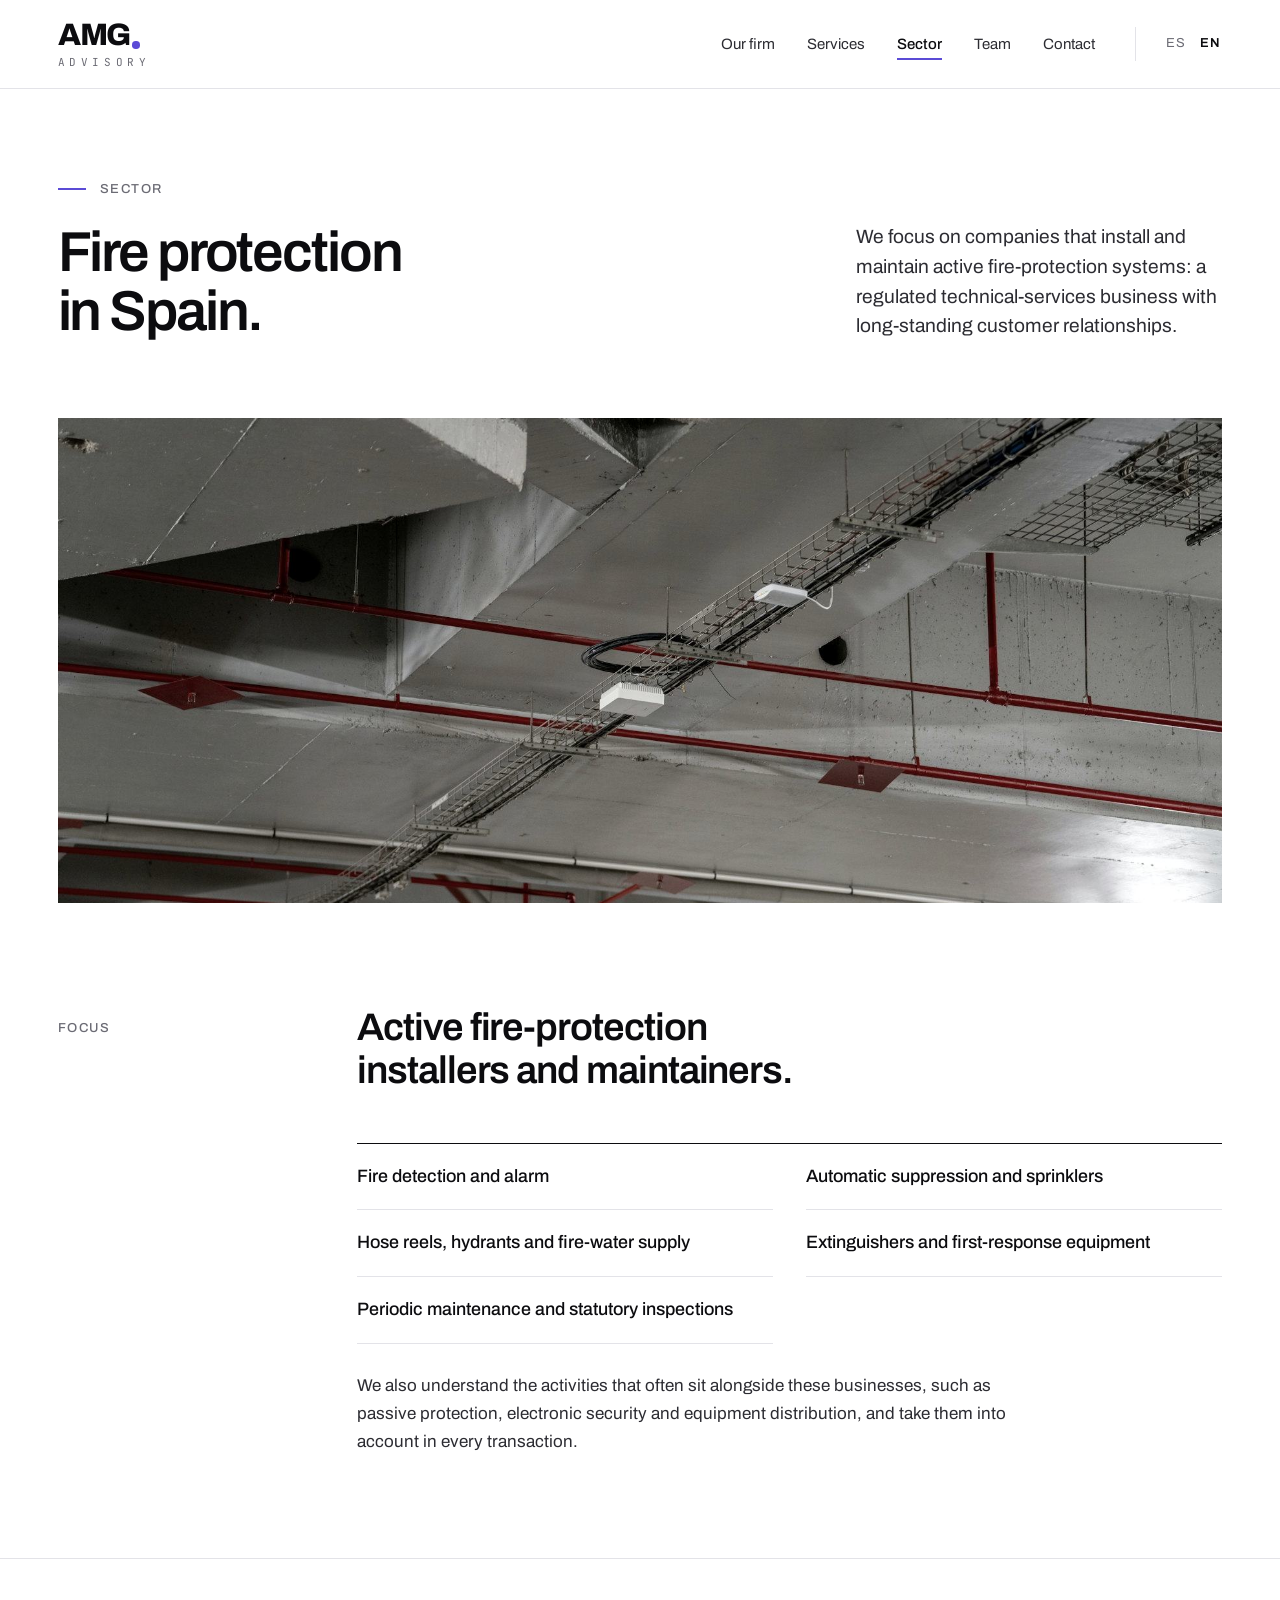
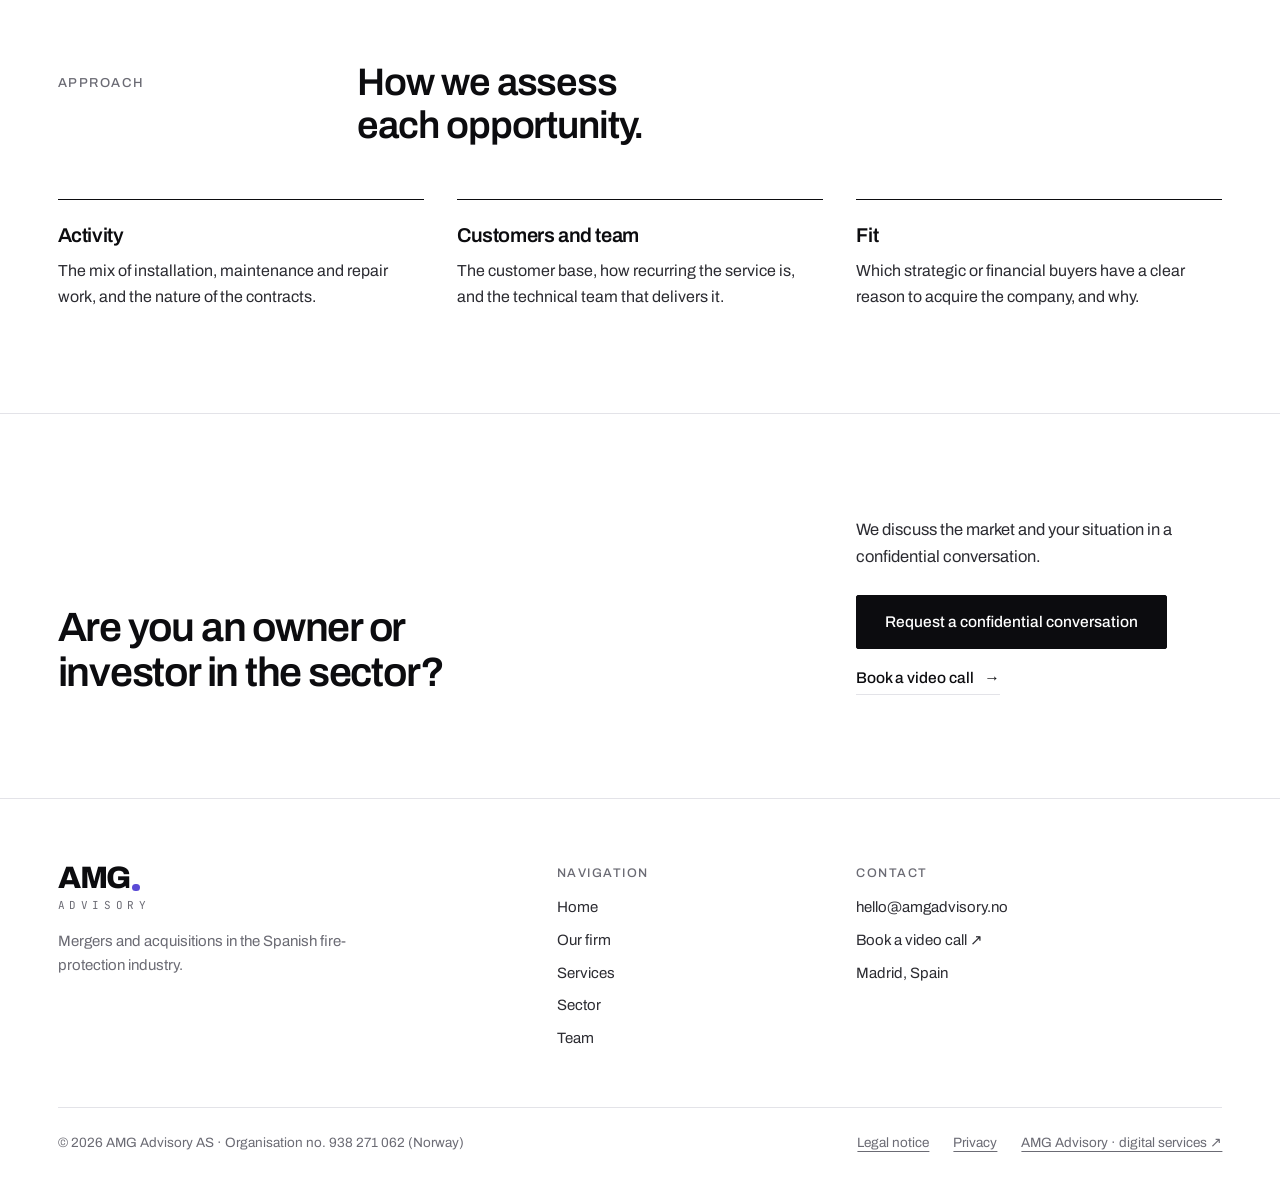
<file: en/sector/index.html>
<!doctype html>
<html lang="en">
<head>
<meta charset="utf-8">
<meta name="viewport" content="width=device-width, initial-scale=1, viewport-fit=cover">
<title>Sector | AMG Advisory</title>
<meta name="description" content="AMG Advisory focuses on active fire-protection installation and maintenance businesses in Spain.">
<meta name="robots" content="noindex, nofollow">
<meta name="theme-color" content="#ffffff">
<meta name="color-scheme" content="light">
<meta property="og:type" content="website">
<meta property="og:site_name" content="AMG Advisory">
<meta property="og:title" content="Sector | AMG Advisory">
<meta property="og:description" content="AMG Advisory focuses on active fire-protection installation and maintenance businesses in Spain.">
<meta property="og:locale" content="en_GB">
<link rel="icon" href="../../assets/images/favicon.svg" type="image/svg+xml">
<link rel="preload" href="../../assets/fonts/archivo-var.woff2" as="font" type="font/woff2" crossorigin>
<link rel="stylesheet" href="../../assets/css/styles.css">
<script src="../../assets/js/site.js"></script>
</head>
<body>
<a class="skip" href="#main">Skip to content</a>
<header class="site-header">
  <div class="wrap header-inner">
    <a class="logo" href="../../en/" aria-label="AMG Advisory"><span class="logo-mark" aria-hidden="true">AMG<span class="dot"></span></span><span class="logo-sub" aria-hidden="true">Advisory</span></a>
    <button class="menu-btn" type="button" aria-expanded="false" aria-controls="site-nav" data-open="Menu" data-close="Close"><span class="menu-label">Menu</span><span class="bars" aria-hidden="true"><i></i><i></i></span></button>
    <nav class="nav" id="site-nav" aria-label="Main">
      <ul class="nav-list"><li><a href="../../en/firm/">Our firm</a></li><li><a href="../../en/services/">Services</a></li><li><a href="../../en/sector/" aria-current="page">Sector</a></li><li><a href="../../en/team/">Team</a></li><li><a href="../../en/contact/">Contact</a></li></ul>
      <div class="lang" role="group" aria-label="Language"><a href="../../es/sector/" hreflang="es" lang="es" data-set-lang="es">ES<span class="sr"> · Español</span></a><a href="../../en/sector/" hreflang="en" lang="en" data-set-lang="en" aria-current="true">EN<span class="sr"> · English</span></a></div>
    </nav>
  </div>
</header>
<main id="main">
<section class="page-head">
  <div class="wrap grid">
    <div class="copy"><p class="eyebrow">Sector</p><h1>Fire protection in Spain.</h1></div>
    <div class="aside"><p class="lede">We focus on companies that install and maintain active fire-protection systems: a regulated technical-services business with long-standing customer relationships.</p></div>
  </div>
</section>
<div class="wrap"><div class="wide-photo photo"><img src="../../assets/images/photos/sector-1800.jpg" srcset="../../assets/images/photos/sector-900.jpg 900w, ../../assets/images/photos/sector-1800.jpg 1800w" sizes="(max-width: 1280px) 100vw, 1280px" alt="Service ceiling with sprinkler mains and detectors" width="1800" height="1200" loading="eager" fetchpriority="high" decoding="async"></div></div>
<section class="section">
  <div class="wrap grid">
    <div class="head-row"><p class="label">Focus</p><h2 class="h-section">Active fire-protection installers and maintainers.</h2></div>
    <ul class="terms"><li>Fire detection and alarm</li><li>Automatic suppression and sprinklers</li><li>Hose reels, hydrants and fire-water supply</li><li>Extinguishers and first-response equipment</li><li>Periodic maintenance and statutory inspections</li></ul>
    <p class="terms-note">We also understand the activities that often sit alongside these businesses, such as passive protection, electronic security and equipment distribution, and take them into account in every transaction.</p>
  </div>
</section>
<section class="section ruled">
  <div class="wrap grid">
    <div class="head-row"><p class="label">Approach</p><h2 class="h-section">How we assess each opportunity.</h2></div>
    <ul class="three"><li><h3>Activity</h3><p>The mix of installation, maintenance and repair work, and the nature of the contracts.</p></li><li><h3>Customers and team</h3><p>The customer base, how recurring the service is, and the technical team that delivers it.</p></li><li><h3>Fit</h3><p>Which strategic or financial buyers have a clear reason to acquire the company, and why.</p></li></ul>
  </div>
</section>
<section class="closing">
  <div class="wrap grid">
    <h2>Are you an owner or investor in the sector?</h2>
    <div class="side"><p>We discuss the market and your situation in a confidential conversation.</p><div class="actions"><a class="btn" href="../../en/contact/">Request a confidential conversation</a><a class="arrow-link" href="https://scheduler.zoom.us/anders-godfrey/amg-advisory-introductory-consultation" target="_blank" rel="noopener noreferrer">Book a video call</a></div></div>
  </div>
</section>
</main>
<footer class="site-footer">
  <div class="wrap">
    <div class="footer-top">
      <div class="footer-brand"><a class="logo" href="../../en/" aria-label="AMG Advisory"><span class="logo-mark" aria-hidden="true">AMG<span class="dot"></span></span><span class="logo-sub" aria-hidden="true">Advisory</span></a><p>Mergers and acquisitions in the Spanish fire-protection industry.</p></div>
      <div class="footer-col"><h2>Navigation</h2><ul><li><a href="../../en/">Home</a></li><li><a href="../../en/firm/">Our firm</a></li><li><a href="../../en/services/">Services</a></li><li><a href="../../en/sector/">Sector</a></li><li><a href="../../en/team/">Team</a></li></ul></div>
      <div class="footer-col"><h2>Contact</h2><ul>
        <li><a href="mailto:hello@amgadvisory.no">hello@amgadvisory.no</a></li>
        <li><a href="https://scheduler.zoom.us/anders-godfrey/amg-advisory-introductory-consultation" target="_blank" rel="noopener noreferrer">Book a video call ↗</a></li>
        <li><a href="../../en/contact/">Madrid, Spain</a></li>
      </ul></div>
    </div>
    <div class="footer-bottom">
      <p>© 2026 AMG Advisory AS · Organisation no. 938 271 062 (Norway)</p>
      <ul>
        <li><a href="https://amgadvisory.no/en/terms/" target="_blank" rel="noopener noreferrer">Legal notice</a></li>
        <li><a href="https://amgadvisory.no/en/privacy/" target="_blank" rel="noopener noreferrer">Privacy</a></li>
        <li><a href="https://amgadvisory.no/en/" target="_blank" rel="noopener noreferrer">AMG Advisory · digital services ↗</a></li>
      </ul>
    </div>
  </div>
</footer>
</body>
</html>
</file>
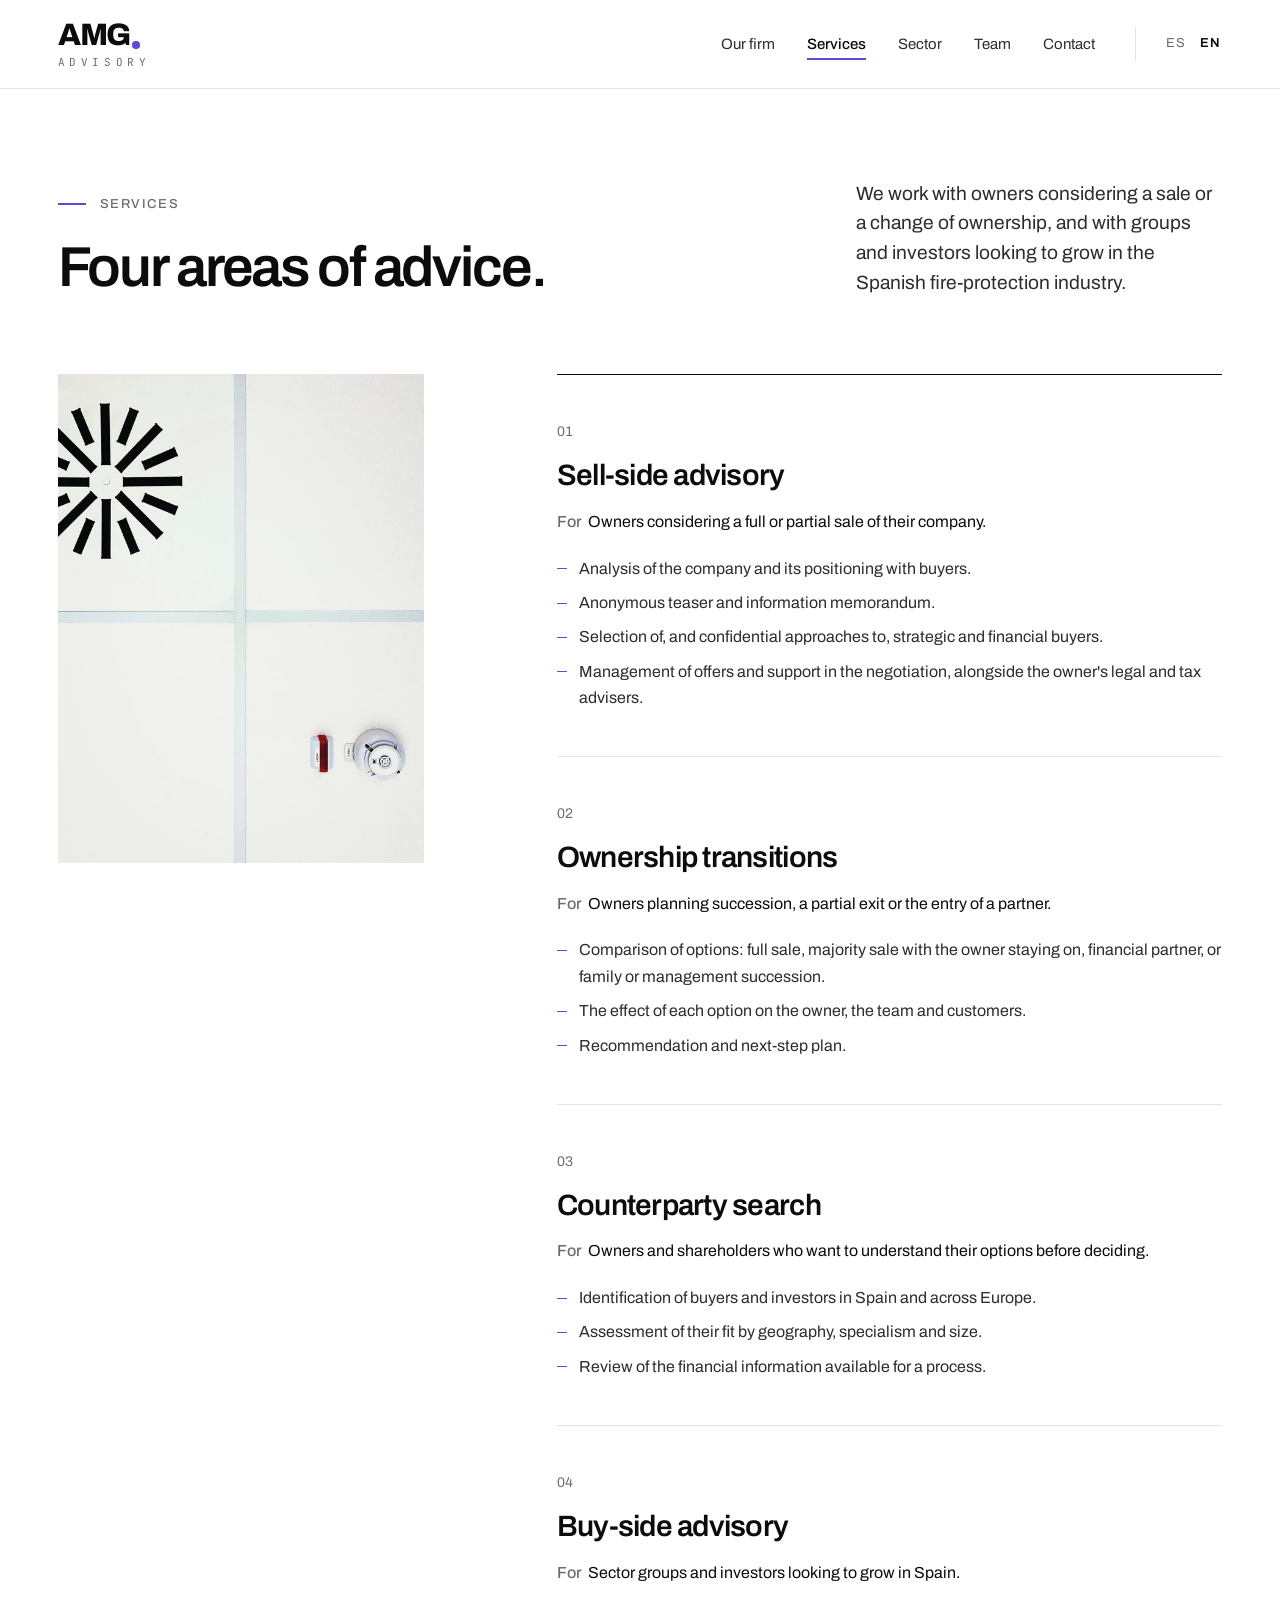
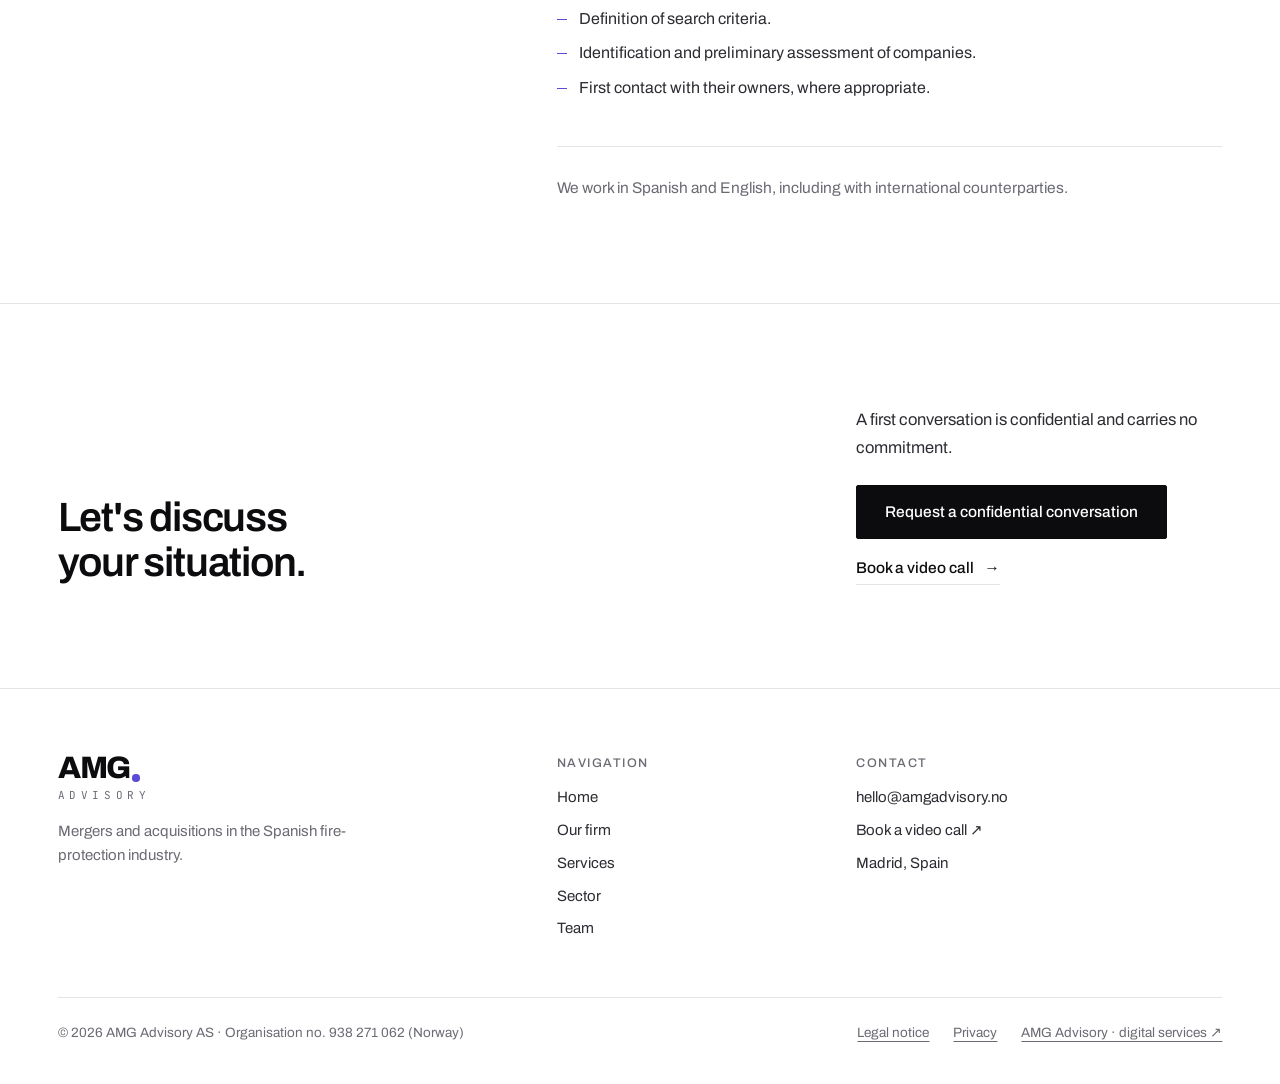
<file: en/services/index.html>
<!doctype html>
<html lang="en">
<head>
<meta charset="utf-8">
<meta name="viewport" content="width=device-width, initial-scale=1, viewport-fit=cover">
<title>Services | AMG Advisory</title>
<meta name="description" content="Sell-side advisory, ownership transitions, counterparty search and buy-side advisory in the Spanish fire-protection industry.">
<meta name="robots" content="noindex, nofollow">
<meta name="theme-color" content="#ffffff">
<meta name="color-scheme" content="light">
<meta property="og:type" content="website">
<meta property="og:site_name" content="AMG Advisory">
<meta property="og:title" content="Services | AMG Advisory">
<meta property="og:description" content="Sell-side advisory, ownership transitions, counterparty search and buy-side advisory in the Spanish fire-protection industry.">
<meta property="og:locale" content="en_GB">
<link rel="icon" href="../../assets/images/favicon.svg" type="image/svg+xml">
<link rel="preload" href="../../assets/fonts/archivo-var.woff2" as="font" type="font/woff2" crossorigin>
<link rel="stylesheet" href="../../assets/css/styles.css">
<script src="../../assets/js/site.js"></script>
</head>
<body>
<a class="skip" href="#main">Skip to content</a>
<header class="site-header">
  <div class="wrap header-inner">
    <a class="logo" href="../../en/" aria-label="AMG Advisory"><span class="logo-mark" aria-hidden="true">AMG<span class="dot"></span></span><span class="logo-sub" aria-hidden="true">Advisory</span></a>
    <button class="menu-btn" type="button" aria-expanded="false" aria-controls="site-nav" data-open="Menu" data-close="Close"><span class="menu-label">Menu</span><span class="bars" aria-hidden="true"><i></i><i></i></span></button>
    <nav class="nav" id="site-nav" aria-label="Main">
      <ul class="nav-list"><li><a href="../../en/firm/">Our firm</a></li><li><a href="../../en/services/" aria-current="page">Services</a></li><li><a href="../../en/sector/">Sector</a></li><li><a href="../../en/team/">Team</a></li><li><a href="../../en/contact/">Contact</a></li></ul>
      <div class="lang" role="group" aria-label="Language"><a href="../../es/servicios/" hreflang="es" lang="es" data-set-lang="es">ES<span class="sr"> · Español</span></a><a href="../../en/services/" hreflang="en" lang="en" data-set-lang="en" aria-current="true">EN<span class="sr"> · English</span></a></div>
    </nav>
  </div>
</header>
<main id="main">
<section class="page-head">
  <div class="wrap grid">
    <div class="copy"><p class="eyebrow">Services</p><h1>Four areas of advice.</h1></div>
    <div class="aside"><p class="lede">We work with owners considering a sale or a change of ownership, and with groups and investors looking to grow in the Spanish fire-protection industry.</p></div>
  </div>
</section>
<section class="section" style="padding-top:0">
  <div class="wrap grid">
    <div class="svc-photo photo"><img src="../../assets/images/photos/detail-1000.jpg" srcset="../../assets/images/photos/detail-600.jpg 600w, ../../assets/images/photos/detail-1000.jpg 1000w" sizes="30vw" alt="Detector and alarm sounder on a white ceiling" width="1000" height="1333" loading="lazy" decoding="async"></div>
    <div class="svc-wrap"><ol class="svc-list"><li><span class="n">01</span><h2>Sell-side advisory</h2><p class="for"><b>For</b>Owners considering a full or partial sale of their company.</p><ul class="scope" aria-label="Scope"><li>Analysis of the company and its positioning with buyers.</li><li>Anonymous teaser and information memorandum.</li><li>Selection of, and confidential approaches to, strategic and financial buyers.</li><li>Management of offers and support in the negotiation, alongside the owner&#x27;s legal and tax advisers.</li></ul></li><li><span class="n">02</span><h2>Ownership transitions</h2><p class="for"><b>For</b>Owners planning succession, a partial exit or the entry of a partner.</p><ul class="scope" aria-label="Scope"><li>Comparison of options: full sale, majority sale with the owner staying on, financial partner, or family or management succession.</li><li>The effect of each option on the owner, the team and customers.</li><li>Recommendation and next-step plan.</li></ul></li><li><span class="n">03</span><h2>Counterparty search</h2><p class="for"><b>For</b>Owners and shareholders who want to understand their options before deciding.</p><ul class="scope" aria-label="Scope"><li>Identification of buyers and investors in Spain and across Europe.</li><li>Assessment of their fit by geography, specialism and size.</li><li>Review of the financial information available for a process.</li></ul></li><li><span class="n">04</span><h2>Buy-side advisory</h2><p class="for"><b>For</b>Sector groups and investors looking to grow in Spain.</p><ul class="scope" aria-label="Scope"><li>Definition of search criteria.</li><li>Identification and preliminary assessment of companies.</li><li>First contact with their owners, where appropriate.</li></ul></li></ol><p class="note">We work in Spanish and English, including with international counterparties.</p></div>
  </div>
</section>
<section class="closing">
  <div class="wrap grid">
    <h2>Let&#x27;s discuss your situation.</h2>
    <div class="side"><p>A first conversation is confidential and carries no commitment.</p><div class="actions"><a class="btn" href="../../en/contact/">Request a confidential conversation</a><a class="arrow-link" href="https://scheduler.zoom.us/anders-godfrey/amg-advisory-introductory-consultation" target="_blank" rel="noopener noreferrer">Book a video call</a></div></div>
  </div>
</section>
</main>
<footer class="site-footer">
  <div class="wrap">
    <div class="footer-top">
      <div class="footer-brand"><a class="logo" href="../../en/" aria-label="AMG Advisory"><span class="logo-mark" aria-hidden="true">AMG<span class="dot"></span></span><span class="logo-sub" aria-hidden="true">Advisory</span></a><p>Mergers and acquisitions in the Spanish fire-protection industry.</p></div>
      <div class="footer-col"><h2>Navigation</h2><ul><li><a href="../../en/">Home</a></li><li><a href="../../en/firm/">Our firm</a></li><li><a href="../../en/services/">Services</a></li><li><a href="../../en/sector/">Sector</a></li><li><a href="../../en/team/">Team</a></li></ul></div>
      <div class="footer-col"><h2>Contact</h2><ul>
        <li><a href="mailto:hello@amgadvisory.no">hello@amgadvisory.no</a></li>
        <li><a href="https://scheduler.zoom.us/anders-godfrey/amg-advisory-introductory-consultation" target="_blank" rel="noopener noreferrer">Book a video call ↗</a></li>
        <li><a href="../../en/contact/">Madrid, Spain</a></li>
      </ul></div>
    </div>
    <div class="footer-bottom">
      <p>© 2026 AMG Advisory AS · Organisation no. 938 271 062 (Norway)</p>
      <ul>
        <li><a href="https://amgadvisory.no/en/terms/" target="_blank" rel="noopener noreferrer">Legal notice</a></li>
        <li><a href="https://amgadvisory.no/en/privacy/" target="_blank" rel="noopener noreferrer">Privacy</a></li>
        <li><a href="https://amgadvisory.no/en/" target="_blank" rel="noopener noreferrer">AMG Advisory · digital services ↗</a></li>
      </ul>
    </div>
  </div>
</footer>
</body>
</html>
</file>
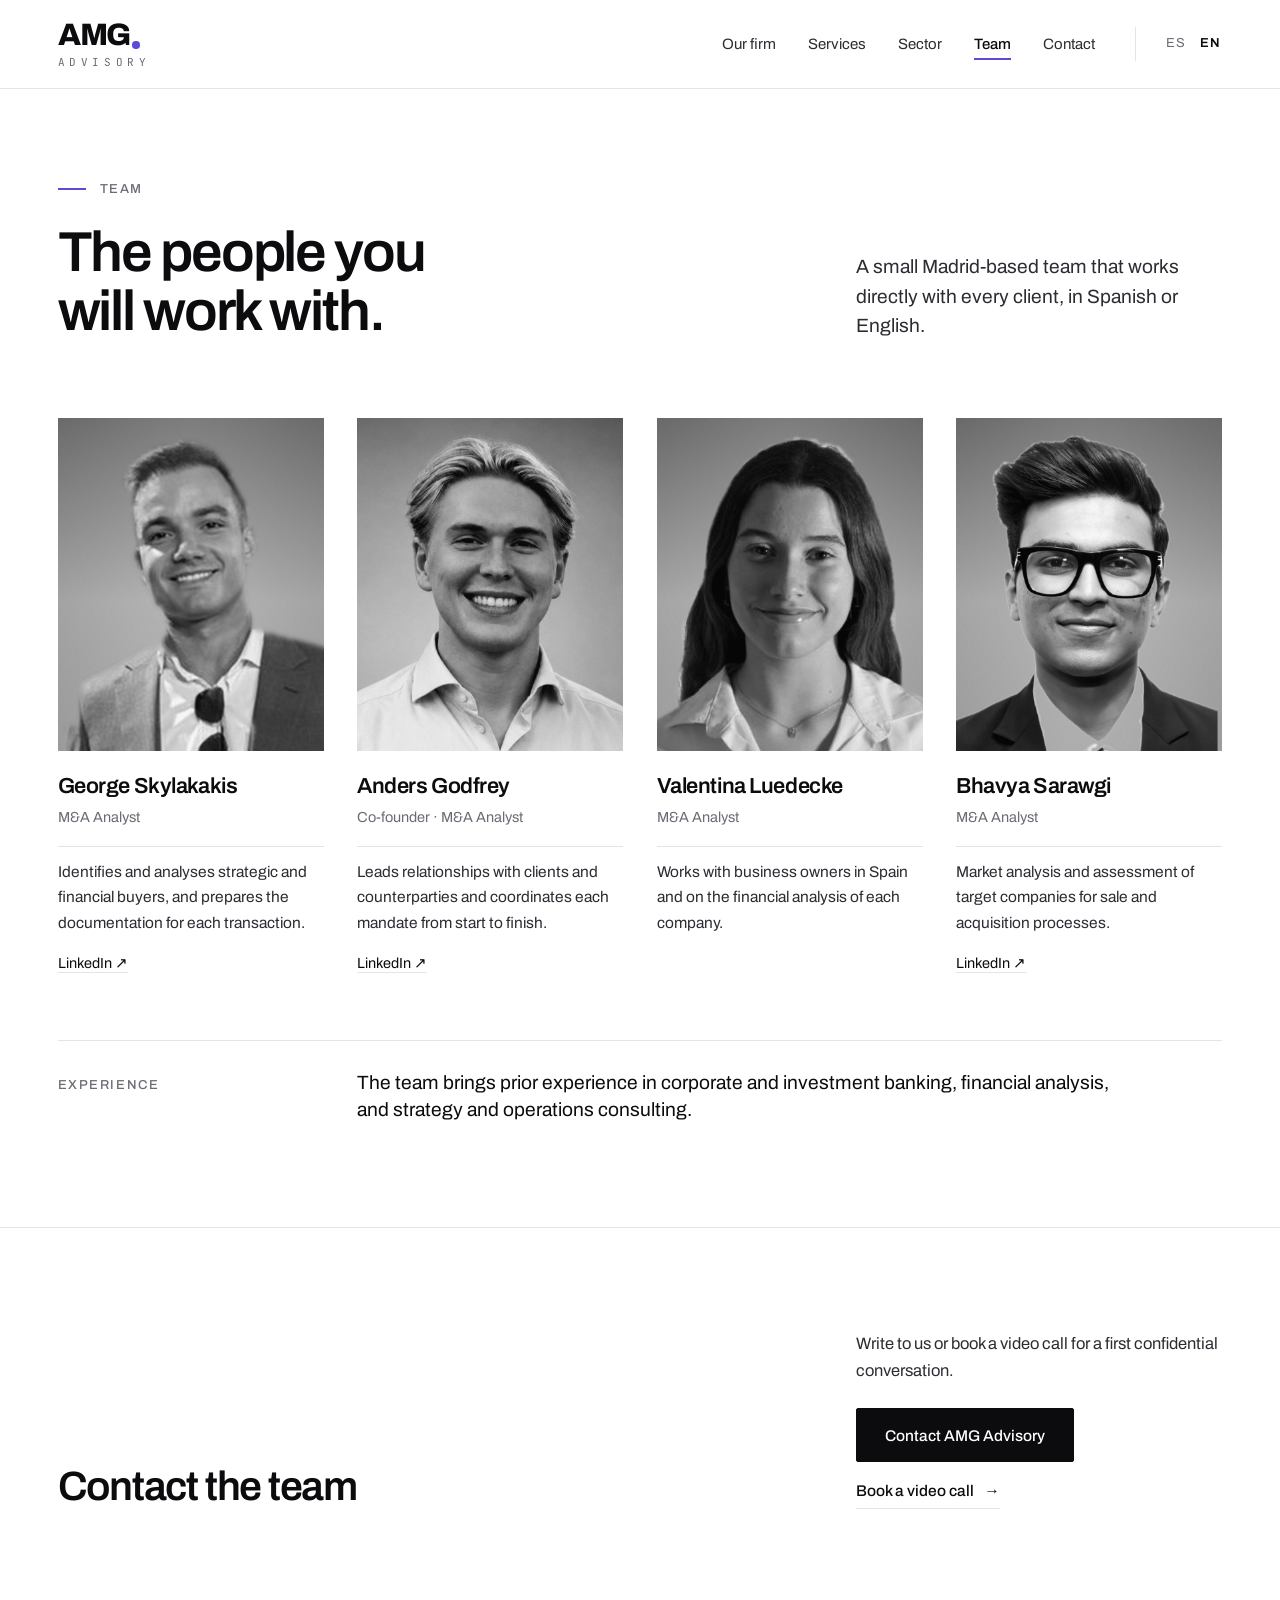
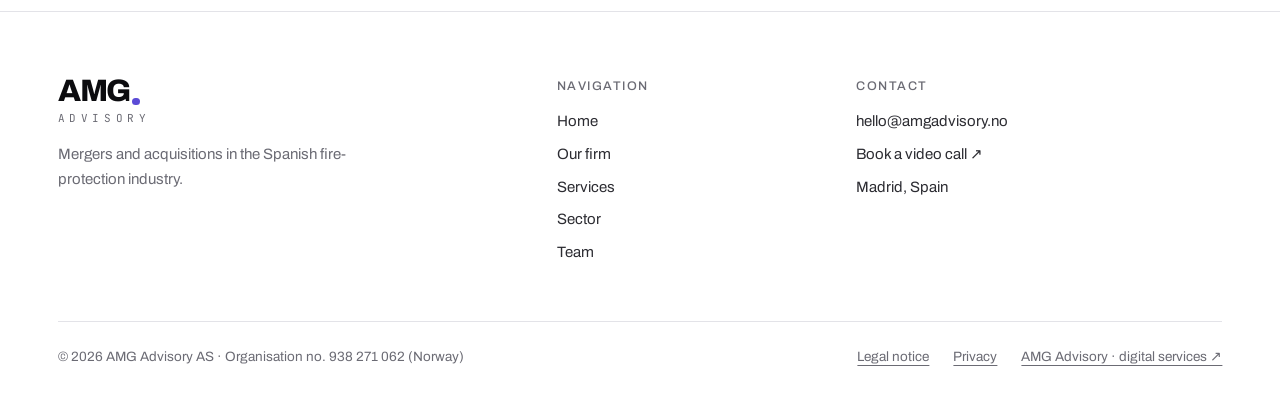
<file: en/team/index.html>
<!doctype html>
<html lang="en">
<head>
<meta charset="utf-8">
<meta name="viewport" content="width=device-width, initial-scale=1, viewport-fit=cover">
<title>Team | AMG Advisory</title>
<meta name="description" content="AMG Advisory&#x27;s M&amp;A team in Madrid.">
<meta name="robots" content="noindex, nofollow">
<meta name="theme-color" content="#ffffff">
<meta name="color-scheme" content="light">
<meta property="og:type" content="website">
<meta property="og:site_name" content="AMG Advisory">
<meta property="og:title" content="Team | AMG Advisory">
<meta property="og:description" content="AMG Advisory&#x27;s M&amp;A team in Madrid.">
<meta property="og:locale" content="en_GB">
<link rel="icon" href="../../assets/images/favicon.svg" type="image/svg+xml">
<link rel="preload" href="../../assets/fonts/archivo-var.woff2" as="font" type="font/woff2" crossorigin>
<link rel="stylesheet" href="../../assets/css/styles.css">
<script src="../../assets/js/site.js"></script>
</head>
<body>
<a class="skip" href="#main">Skip to content</a>
<header class="site-header">
  <div class="wrap header-inner">
    <a class="logo" href="../../en/" aria-label="AMG Advisory"><span class="logo-mark" aria-hidden="true">AMG<span class="dot"></span></span><span class="logo-sub" aria-hidden="true">Advisory</span></a>
    <button class="menu-btn" type="button" aria-expanded="false" aria-controls="site-nav" data-open="Menu" data-close="Close"><span class="menu-label">Menu</span><span class="bars" aria-hidden="true"><i></i><i></i></span></button>
    <nav class="nav" id="site-nav" aria-label="Main">
      <ul class="nav-list"><li><a href="../../en/firm/">Our firm</a></li><li><a href="../../en/services/">Services</a></li><li><a href="../../en/sector/">Sector</a></li><li><a href="../../en/team/" aria-current="page">Team</a></li><li><a href="../../en/contact/">Contact</a></li></ul>
      <div class="lang" role="group" aria-label="Language"><a href="../../es/equipo/" hreflang="es" lang="es" data-set-lang="es">ES<span class="sr"> · Español</span></a><a href="../../en/team/" hreflang="en" lang="en" data-set-lang="en" aria-current="true">EN<span class="sr"> · English</span></a></div>
    </nav>
  </div>
</header>
<main id="main">
<section class="page-head">
  <div class="wrap grid">
    <div class="copy"><p class="eyebrow">Team</p><h1>The people you will work with.</h1></div>
    <div class="aside"><p class="lede">A small Madrid-based team that works directly with every client, in Spanish or English.</p></div>
  </div>
</section>
<section class="section" style="padding-top:0">
  <div class="wrap">
    <ul class="people"><li class="person"><div class="photo"><img src="../../assets/images/team/george.jpg" alt="George Skylakakis" width="800" height="1000" decoding="async"></div><h2>George Skylakakis</h2><p class="role">M&amp;A Analyst</p><p class="resp">Identifies and analyses strategic and financial buyers, and prepares the documentation for each transaction.</p><p class="links"><a href="https://www.linkedin.com/in/george-skylakakis-98888139b/" target="_blank" rel="noopener noreferrer">LinkedIn ↗</a></p></li><li class="person"><div class="photo"><img src="../../assets/images/team/anders.jpg" alt="Anders Godfrey" width="800" height="1000" decoding="async"></div><h2>Anders Godfrey</h2><p class="role">Co-founder · M&amp;A Analyst</p><p class="resp">Leads relationships with clients and counterparties and coordinates each mandate from start to finish.</p><p class="links"><a href="https://www.linkedin.com/in/anders-godfrey-237299292/" target="_blank" rel="noopener noreferrer">LinkedIn ↗</a></p></li><li class="person"><div class="photo"><img src="../../assets/images/team/valentina.jpg" alt="Valentina Luedecke" width="800" height="1000" decoding="async"></div><h2>Valentina Luedecke</h2><p class="role">M&amp;A Analyst</p><p class="resp">Works with business owners in Spain and on the financial analysis of each company.</p></li><li class="person"><div class="photo"><img src="../../assets/images/team/bhavya.jpg" alt="Bhavya Sarawgi" width="800" height="1000" decoding="async"></div><h2>Bhavya Sarawgi</h2><p class="role">M&amp;A Analyst</p><p class="resp">Market analysis and assessment of target companies for sale and acquisition processes.</p><p class="links"><a href="https://www.linkedin.com/in/bhavya-sarawgi/" target="_blank" rel="noopener noreferrer">LinkedIn ↗</a></p></li></ul>
    <div class="team-note"><p class="label">Experience</p><p>The team brings prior experience in corporate and investment banking, financial analysis, and strategy and operations consulting.</p></div>
  </div>
</section>
<section class="closing">
  <div class="wrap grid">
    <h2>Contact the team</h2>
    <div class="side"><p>Write to us or book a video call for a first confidential conversation.</p><div class="actions"><a class="btn" href="../../en/contact/">Contact AMG Advisory</a><a class="arrow-link" href="https://scheduler.zoom.us/anders-godfrey/amg-advisory-introductory-consultation" target="_blank" rel="noopener noreferrer">Book a video call</a></div></div>
  </div>
</section>
</main>
<footer class="site-footer">
  <div class="wrap">
    <div class="footer-top">
      <div class="footer-brand"><a class="logo" href="../../en/" aria-label="AMG Advisory"><span class="logo-mark" aria-hidden="true">AMG<span class="dot"></span></span><span class="logo-sub" aria-hidden="true">Advisory</span></a><p>Mergers and acquisitions in the Spanish fire-protection industry.</p></div>
      <div class="footer-col"><h2>Navigation</h2><ul><li><a href="../../en/">Home</a></li><li><a href="../../en/firm/">Our firm</a></li><li><a href="../../en/services/">Services</a></li><li><a href="../../en/sector/">Sector</a></li><li><a href="../../en/team/">Team</a></li></ul></div>
      <div class="footer-col"><h2>Contact</h2><ul>
        <li><a href="mailto:hello@amgadvisory.no">hello@amgadvisory.no</a></li>
        <li><a href="https://scheduler.zoom.us/anders-godfrey/amg-advisory-introductory-consultation" target="_blank" rel="noopener noreferrer">Book a video call ↗</a></li>
        <li><a href="../../en/contact/">Madrid, Spain</a></li>
      </ul></div>
    </div>
    <div class="footer-bottom">
      <p>© 2026 AMG Advisory AS · Organisation no. 938 271 062 (Norway)</p>
      <ul>
        <li><a href="https://amgadvisory.no/en/terms/" target="_blank" rel="noopener noreferrer">Legal notice</a></li>
        <li><a href="https://amgadvisory.no/en/privacy/" target="_blank" rel="noopener noreferrer">Privacy</a></li>
        <li><a href="https://amgadvisory.no/en/" target="_blank" rel="noopener noreferrer">AMG Advisory · digital services ↗</a></li>
      </ul>
    </div>
  </div>
</footer>
</body>
</html>
</file>
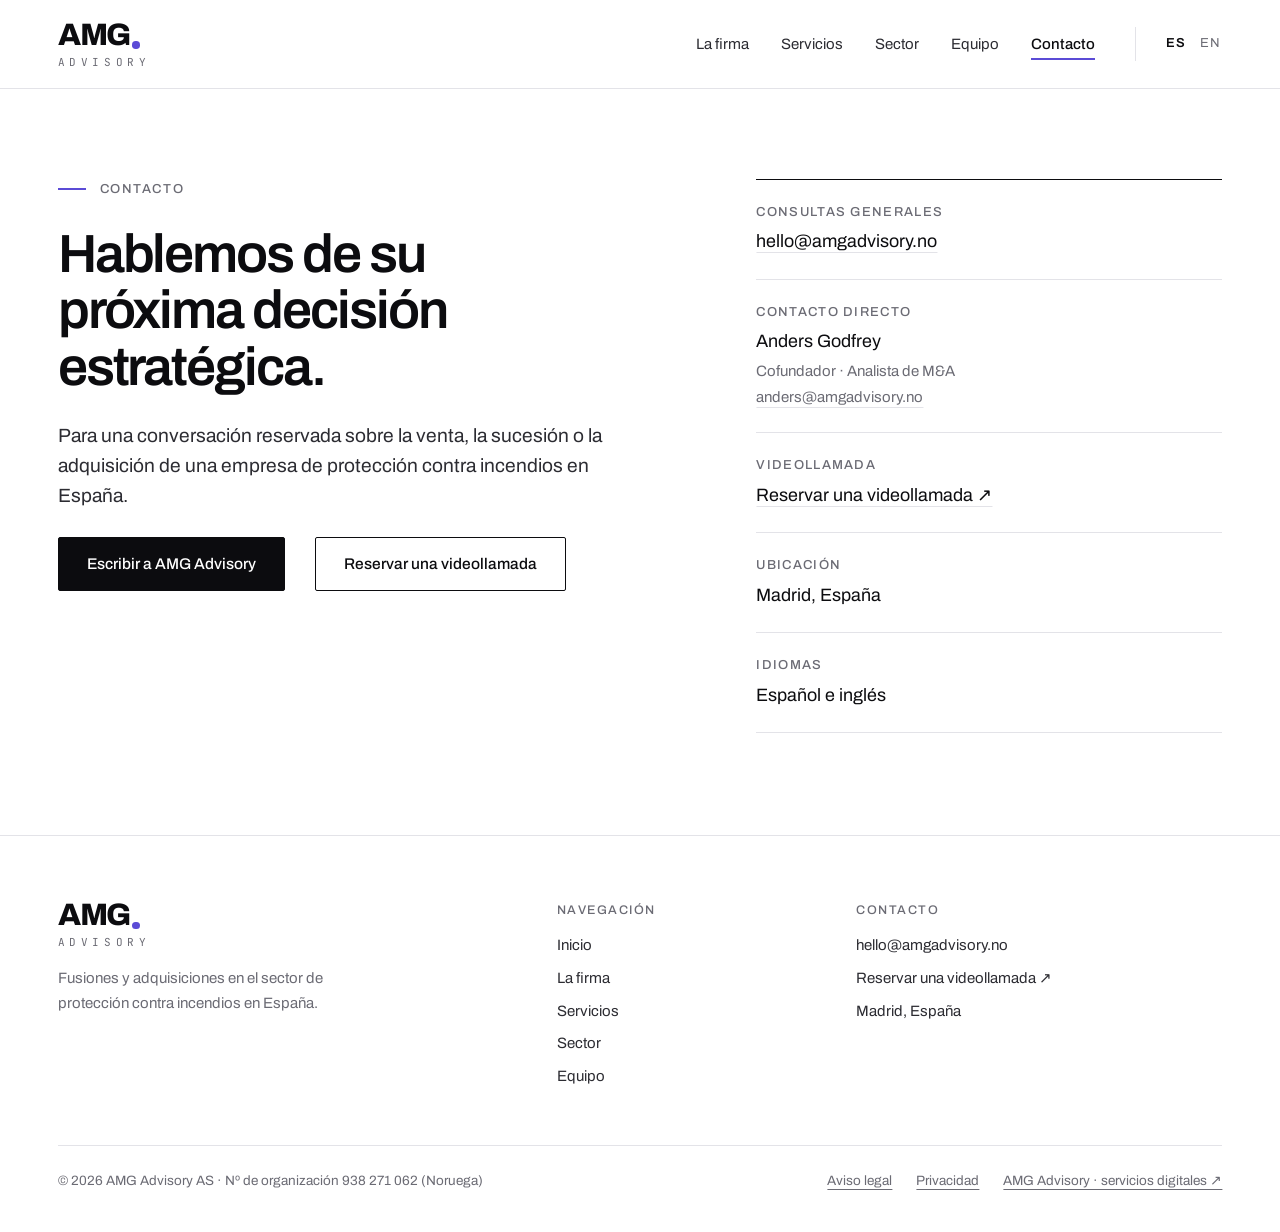
<file: es/contacto/index.html>
<!doctype html>
<html lang="es">
<head>
<meta charset="utf-8">
<meta name="viewport" content="width=device-width, initial-scale=1, viewport-fit=cover">
<title>Contacto | AMG Advisory</title>
<meta name="description" content="Contacte con AMG Advisory para una conversación reservada sobre la venta, la sucesión o la adquisición de una empresa de protección contra incendios.">
<meta name="robots" content="noindex, nofollow">
<meta name="theme-color" content="#ffffff">
<meta name="color-scheme" content="light">
<meta property="og:type" content="website">
<meta property="og:site_name" content="AMG Advisory">
<meta property="og:title" content="Contacto | AMG Advisory">
<meta property="og:description" content="Contacte con AMG Advisory para una conversación reservada sobre la venta, la sucesión o la adquisición de una empresa de protección contra incendios.">
<meta property="og:locale" content="es_ES">
<link rel="icon" href="../../assets/images/favicon.svg" type="image/svg+xml">
<link rel="preload" href="../../assets/fonts/archivo-var.woff2" as="font" type="font/woff2" crossorigin>
<link rel="stylesheet" href="../../assets/css/styles.css">
<script src="../../assets/js/site.js"></script>
</head>
<body>
<a class="skip" href="#main">Ir al contenido</a>
<header class="site-header">
  <div class="wrap header-inner">
    <a class="logo" href="../../es/" aria-label="AMG Advisory"><span class="logo-mark" aria-hidden="true">AMG<span class="dot"></span></span><span class="logo-sub" aria-hidden="true">Advisory</span></a>
    <button class="menu-btn" type="button" aria-expanded="false" aria-controls="site-nav" data-open="Menú" data-close="Cerrar"><span class="menu-label">Menú</span><span class="bars" aria-hidden="true"><i></i><i></i></span></button>
    <nav class="nav" id="site-nav" aria-label="Principal">
      <ul class="nav-list"><li><a href="../../es/firma/">La firma</a></li><li><a href="../../es/servicios/">Servicios</a></li><li><a href="../../es/sector/">Sector</a></li><li><a href="../../es/equipo/">Equipo</a></li><li><a href="../../es/contacto/" aria-current="page">Contacto</a></li></ul>
      <div class="lang" role="group" aria-label="Idioma"><a href="../../es/contacto/" hreflang="es" lang="es" data-set-lang="es" aria-current="true">ES<span class="sr"> · Español</span></a><a href="../../en/contact/" hreflang="en" lang="en" data-set-lang="en">EN<span class="sr"> · English</span></a></div>
    </nav>
  </div>
</header>
<main id="main">
<section class="contact">
  <div class="wrap grid">
    <div class="copy">
      <p class="eyebrow">Contacto</p>
      <h1>Hablemos de su próxima decisión estratégica.</h1>
      <p class="lede">Para una conversación reservada sobre la venta, la sucesión o la adquisición de una empresa de protección contra incendios en España.</p>
      <div class="actions"><a class="btn" href="mailto:hello@amgadvisory.no?subject=Consulta%20confidencial">Escribir a AMG Advisory</a><a class="btn secondary" href="https://scheduler.zoom.us/anders-godfrey/amg-advisory-introductory-consultation" target="_blank" rel="noopener noreferrer">Reservar una videollamada</a></div>
    </div>
    <dl class="details">
      <div><dt>Consultas generales</dt><dd><a href="mailto:hello@amgadvisory.no?subject=Consulta%20confidencial">hello@amgadvisory.no</a></dd></div>
      <div><dt>Contacto directo</dt><dd>Anders Godfrey<span class="sub">Cofundador · Analista de M&amp;A</span><a class="sub" href="mailto:anders@amgadvisory.no?subject=Consulta%20confidencial">anders@amgadvisory.no</a></dd></div>
      <div><dt>Videollamada</dt><dd><a href="https://scheduler.zoom.us/anders-godfrey/amg-advisory-introductory-consultation" target="_blank" rel="noopener noreferrer">Reservar una videollamada ↗</a></dd></div>
      <div><dt>Ubicación</dt><dd>Madrid, España</dd></div>
      <div><dt>Idiomas</dt><dd>Español e inglés</dd></div>
    </dl>
  </div>
</section>
</main>
<footer class="site-footer">
  <div class="wrap">
    <div class="footer-top">
      <div class="footer-brand"><a class="logo" href="../../es/" aria-label="AMG Advisory"><span class="logo-mark" aria-hidden="true">AMG<span class="dot"></span></span><span class="logo-sub" aria-hidden="true">Advisory</span></a><p>Fusiones y adquisiciones en el sector de protección contra incendios en España.</p></div>
      <div class="footer-col"><h2>Navegación</h2><ul><li><a href="../../es/">Inicio</a></li><li><a href="../../es/firma/">La firma</a></li><li><a href="../../es/servicios/">Servicios</a></li><li><a href="../../es/sector/">Sector</a></li><li><a href="../../es/equipo/">Equipo</a></li></ul></div>
      <div class="footer-col"><h2>Contacto</h2><ul>
        <li><a href="mailto:hello@amgadvisory.no">hello@amgadvisory.no</a></li>
        <li><a href="https://scheduler.zoom.us/anders-godfrey/amg-advisory-introductory-consultation" target="_blank" rel="noopener noreferrer">Reservar una videollamada ↗</a></li>
        <li><a href="../../es/contacto/">Madrid, España</a></li>
      </ul></div>
    </div>
    <div class="footer-bottom">
      <p>© 2026 AMG Advisory AS · Nº de organización 938 271 062 (Noruega)</p>
      <ul>
        <li><a href="https://amgadvisory.no/en/terms/" target="_blank" rel="noopener noreferrer">Aviso legal</a></li>
        <li><a href="https://amgadvisory.no/en/privacy/" target="_blank" rel="noopener noreferrer">Privacidad</a></li>
        <li><a href="https://amgadvisory.no/en/" target="_blank" rel="noopener noreferrer">AMG Advisory · servicios digitales ↗</a></li>
      </ul>
    </div>
  </div>
</footer>
</body>
</html>
</file>
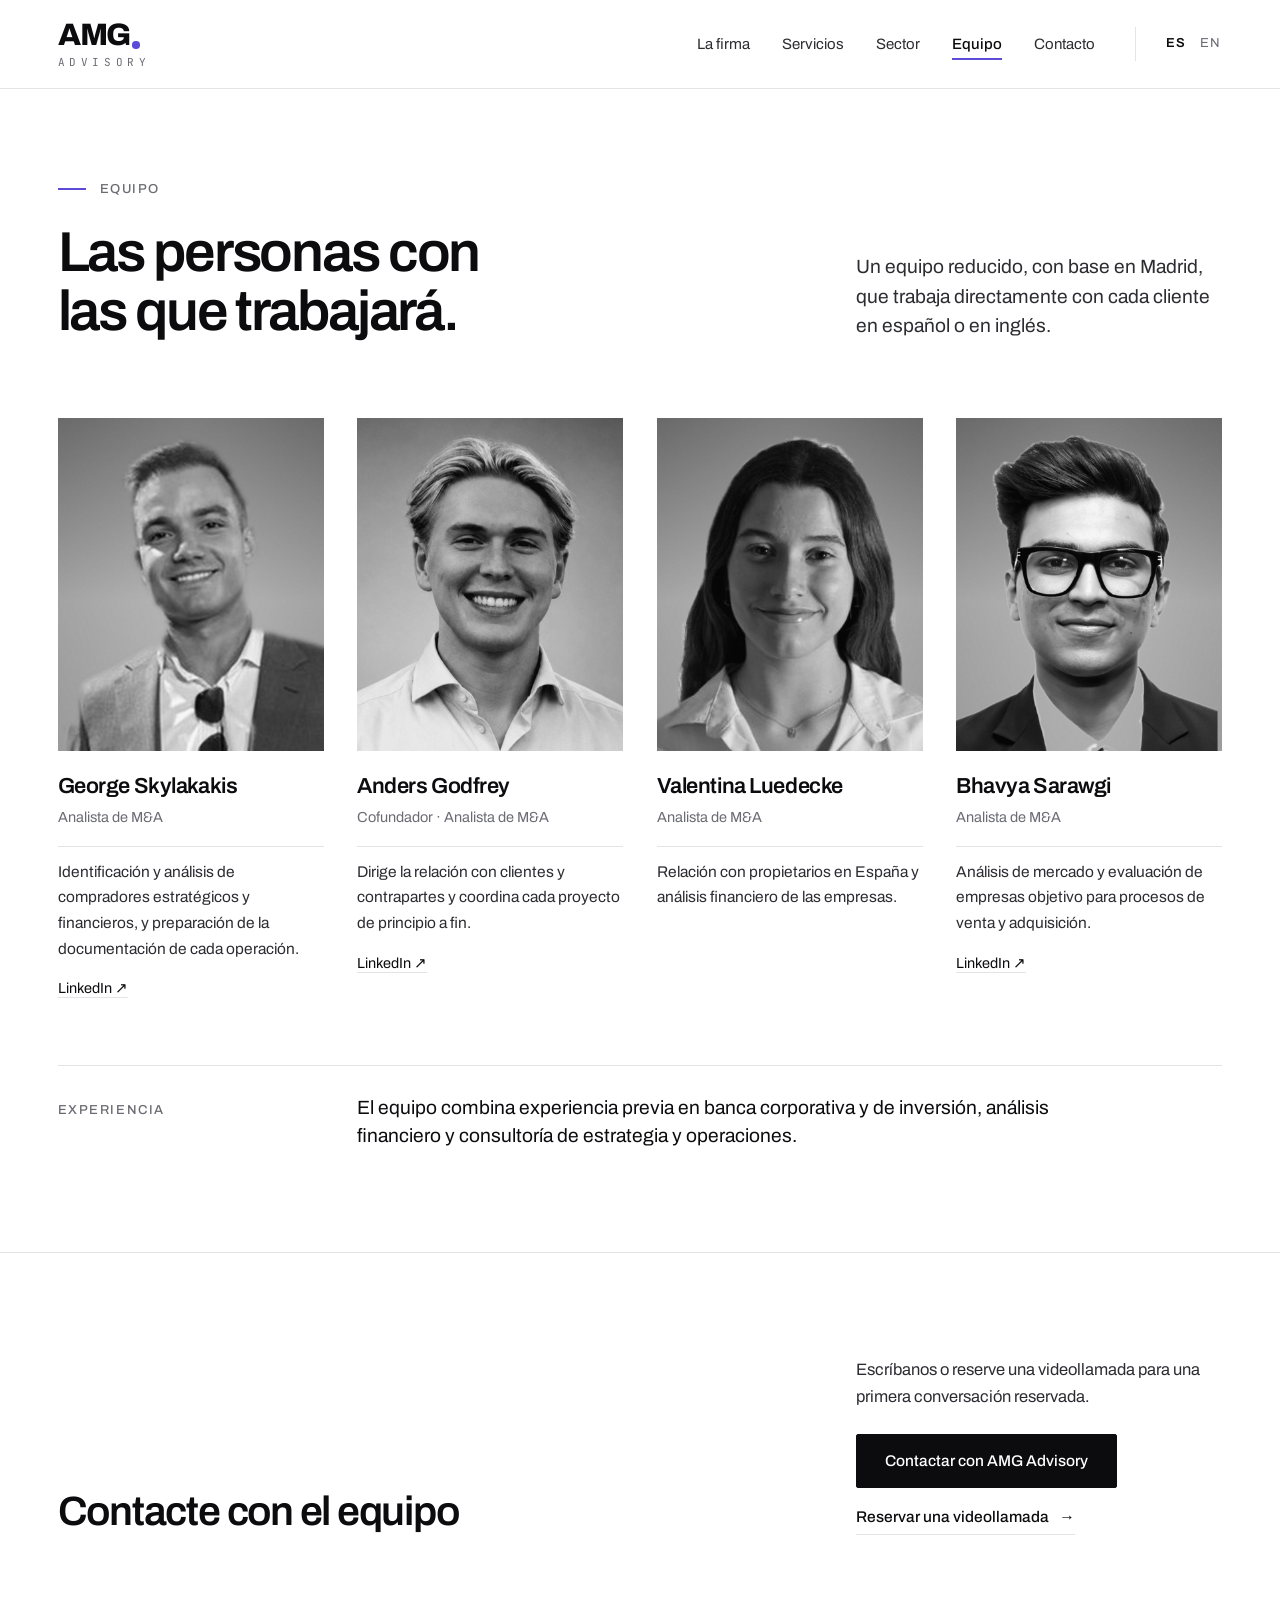
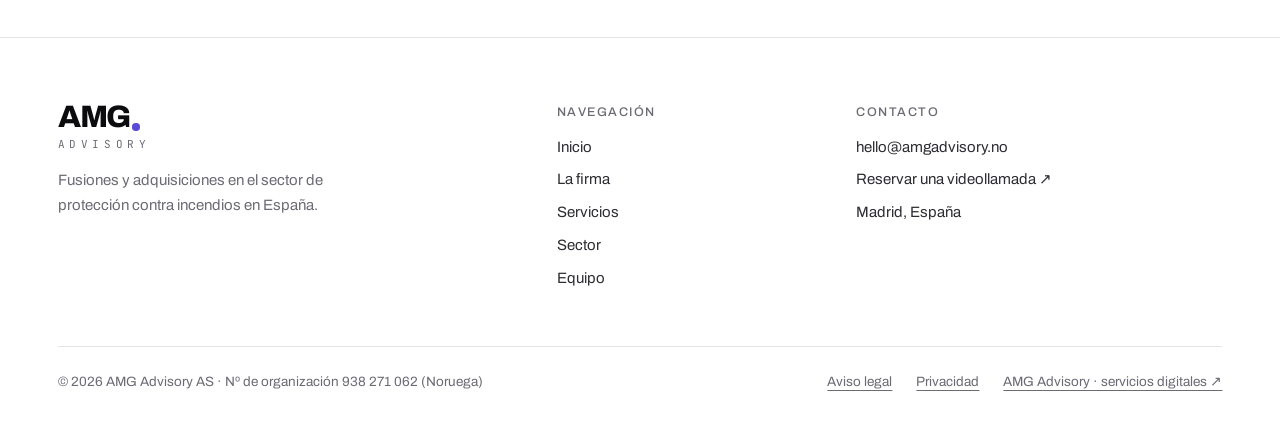
<file: es/equipo/index.html>
<!doctype html>
<html lang="es">
<head>
<meta charset="utf-8">
<meta name="viewport" content="width=device-width, initial-scale=1, viewport-fit=cover">
<title>Equipo | AMG Advisory</title>
<meta name="description" content="El equipo de fusiones y adquisiciones de AMG Advisory en Madrid.">
<meta name="robots" content="noindex, nofollow">
<meta name="theme-color" content="#ffffff">
<meta name="color-scheme" content="light">
<meta property="og:type" content="website">
<meta property="og:site_name" content="AMG Advisory">
<meta property="og:title" content="Equipo | AMG Advisory">
<meta property="og:description" content="El equipo de fusiones y adquisiciones de AMG Advisory en Madrid.">
<meta property="og:locale" content="es_ES">
<link rel="icon" href="../../assets/images/favicon.svg" type="image/svg+xml">
<link rel="preload" href="../../assets/fonts/archivo-var.woff2" as="font" type="font/woff2" crossorigin>
<link rel="stylesheet" href="../../assets/css/styles.css">
<script src="../../assets/js/site.js"></script>
</head>
<body>
<a class="skip" href="#main">Ir al contenido</a>
<header class="site-header">
  <div class="wrap header-inner">
    <a class="logo" href="../../es/" aria-label="AMG Advisory"><span class="logo-mark" aria-hidden="true">AMG<span class="dot"></span></span><span class="logo-sub" aria-hidden="true">Advisory</span></a>
    <button class="menu-btn" type="button" aria-expanded="false" aria-controls="site-nav" data-open="Menú" data-close="Cerrar"><span class="menu-label">Menú</span><span class="bars" aria-hidden="true"><i></i><i></i></span></button>
    <nav class="nav" id="site-nav" aria-label="Principal">
      <ul class="nav-list"><li><a href="../../es/firma/">La firma</a></li><li><a href="../../es/servicios/">Servicios</a></li><li><a href="../../es/sector/">Sector</a></li><li><a href="../../es/equipo/" aria-current="page">Equipo</a></li><li><a href="../../es/contacto/">Contacto</a></li></ul>
      <div class="lang" role="group" aria-label="Idioma"><a href="../../es/equipo/" hreflang="es" lang="es" data-set-lang="es" aria-current="true">ES<span class="sr"> · Español</span></a><a href="../../en/team/" hreflang="en" lang="en" data-set-lang="en">EN<span class="sr"> · English</span></a></div>
    </nav>
  </div>
</header>
<main id="main">
<section class="page-head">
  <div class="wrap grid">
    <div class="copy"><p class="eyebrow">Equipo</p><h1>Las personas con las que trabajará.</h1></div>
    <div class="aside"><p class="lede">Un equipo reducido, con base en Madrid, que trabaja directamente con cada cliente en español o en inglés.</p></div>
  </div>
</section>
<section class="section" style="padding-top:0">
  <div class="wrap">
    <ul class="people"><li class="person"><div class="photo"><img src="../../assets/images/team/george.jpg" alt="George Skylakakis" width="800" height="1000" decoding="async"></div><h2>George Skylakakis</h2><p class="role">Analista de M&amp;A</p><p class="resp">Identificación y análisis de compradores estratégicos y financieros, y preparación de la documentación de cada operación.</p><p class="links"><a href="https://www.linkedin.com/in/george-skylakakis-98888139b/" target="_blank" rel="noopener noreferrer">LinkedIn ↗</a></p></li><li class="person"><div class="photo"><img src="../../assets/images/team/anders.jpg" alt="Anders Godfrey" width="800" height="1000" decoding="async"></div><h2>Anders Godfrey</h2><p class="role">Cofundador · Analista de M&amp;A</p><p class="resp">Dirige la relación con clientes y contrapartes y coordina cada proyecto de principio a fin.</p><p class="links"><a href="https://www.linkedin.com/in/anders-godfrey-237299292/" target="_blank" rel="noopener noreferrer">LinkedIn ↗</a></p></li><li class="person"><div class="photo"><img src="../../assets/images/team/valentina.jpg" alt="Valentina Luedecke" width="800" height="1000" decoding="async"></div><h2>Valentina Luedecke</h2><p class="role">Analista de M&amp;A</p><p class="resp">Relación con propietarios en España y análisis financiero de las empresas.</p></li><li class="person"><div class="photo"><img src="../../assets/images/team/bhavya.jpg" alt="Bhavya Sarawgi" width="800" height="1000" decoding="async"></div><h2>Bhavya Sarawgi</h2><p class="role">Analista de M&amp;A</p><p class="resp">Análisis de mercado y evaluación de empresas objetivo para procesos de venta y adquisición.</p><p class="links"><a href="https://www.linkedin.com/in/bhavya-sarawgi/" target="_blank" rel="noopener noreferrer">LinkedIn ↗</a></p></li></ul>
    <div class="team-note"><p class="label">Experiencia</p><p>El equipo combina experiencia previa en banca corporativa y de inversión, análisis financiero y consultoría de estrategia y operaciones.</p></div>
  </div>
</section>
<section class="closing">
  <div class="wrap grid">
    <h2>Contacte con el equipo</h2>
    <div class="side"><p>Escríbanos o reserve una videollamada para una primera conversación reservada.</p><div class="actions"><a class="btn" href="../../es/contacto/">Contactar con AMG Advisory</a><a class="arrow-link" href="https://scheduler.zoom.us/anders-godfrey/amg-advisory-introductory-consultation" target="_blank" rel="noopener noreferrer">Reservar una videollamada</a></div></div>
  </div>
</section>
</main>
<footer class="site-footer">
  <div class="wrap">
    <div class="footer-top">
      <div class="footer-brand"><a class="logo" href="../../es/" aria-label="AMG Advisory"><span class="logo-mark" aria-hidden="true">AMG<span class="dot"></span></span><span class="logo-sub" aria-hidden="true">Advisory</span></a><p>Fusiones y adquisiciones en el sector de protección contra incendios en España.</p></div>
      <div class="footer-col"><h2>Navegación</h2><ul><li><a href="../../es/">Inicio</a></li><li><a href="../../es/firma/">La firma</a></li><li><a href="../../es/servicios/">Servicios</a></li><li><a href="../../es/sector/">Sector</a></li><li><a href="../../es/equipo/">Equipo</a></li></ul></div>
      <div class="footer-col"><h2>Contacto</h2><ul>
        <li><a href="mailto:hello@amgadvisory.no">hello@amgadvisory.no</a></li>
        <li><a href="https://scheduler.zoom.us/anders-godfrey/amg-advisory-introductory-consultation" target="_blank" rel="noopener noreferrer">Reservar una videollamada ↗</a></li>
        <li><a href="../../es/contacto/">Madrid, España</a></li>
      </ul></div>
    </div>
    <div class="footer-bottom">
      <p>© 2026 AMG Advisory AS · Nº de organización 938 271 062 (Noruega)</p>
      <ul>
        <li><a href="https://amgadvisory.no/en/terms/" target="_blank" rel="noopener noreferrer">Aviso legal</a></li>
        <li><a href="https://amgadvisory.no/en/privacy/" target="_blank" rel="noopener noreferrer">Privacidad</a></li>
        <li><a href="https://amgadvisory.no/en/" target="_blank" rel="noopener noreferrer">AMG Advisory · servicios digitales ↗</a></li>
      </ul>
    </div>
  </div>
</footer>
</body>
</html>
</file>
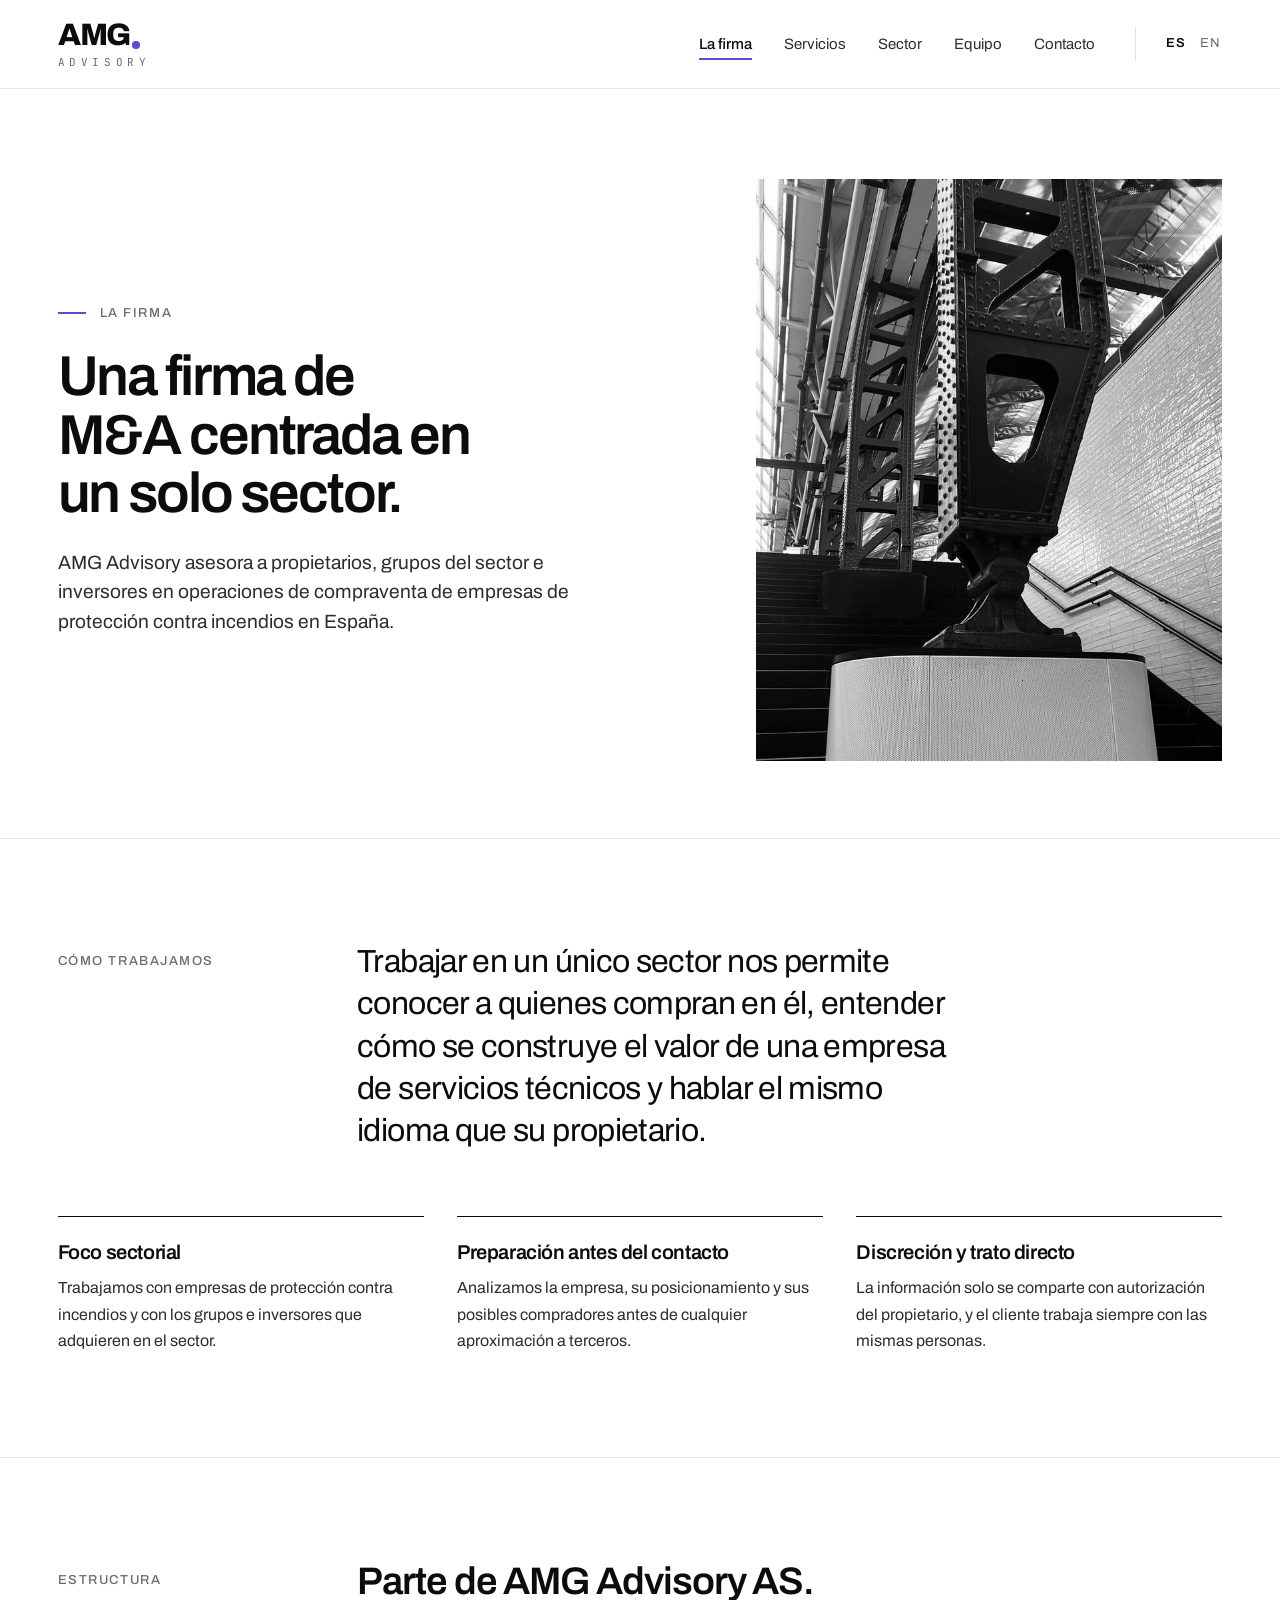
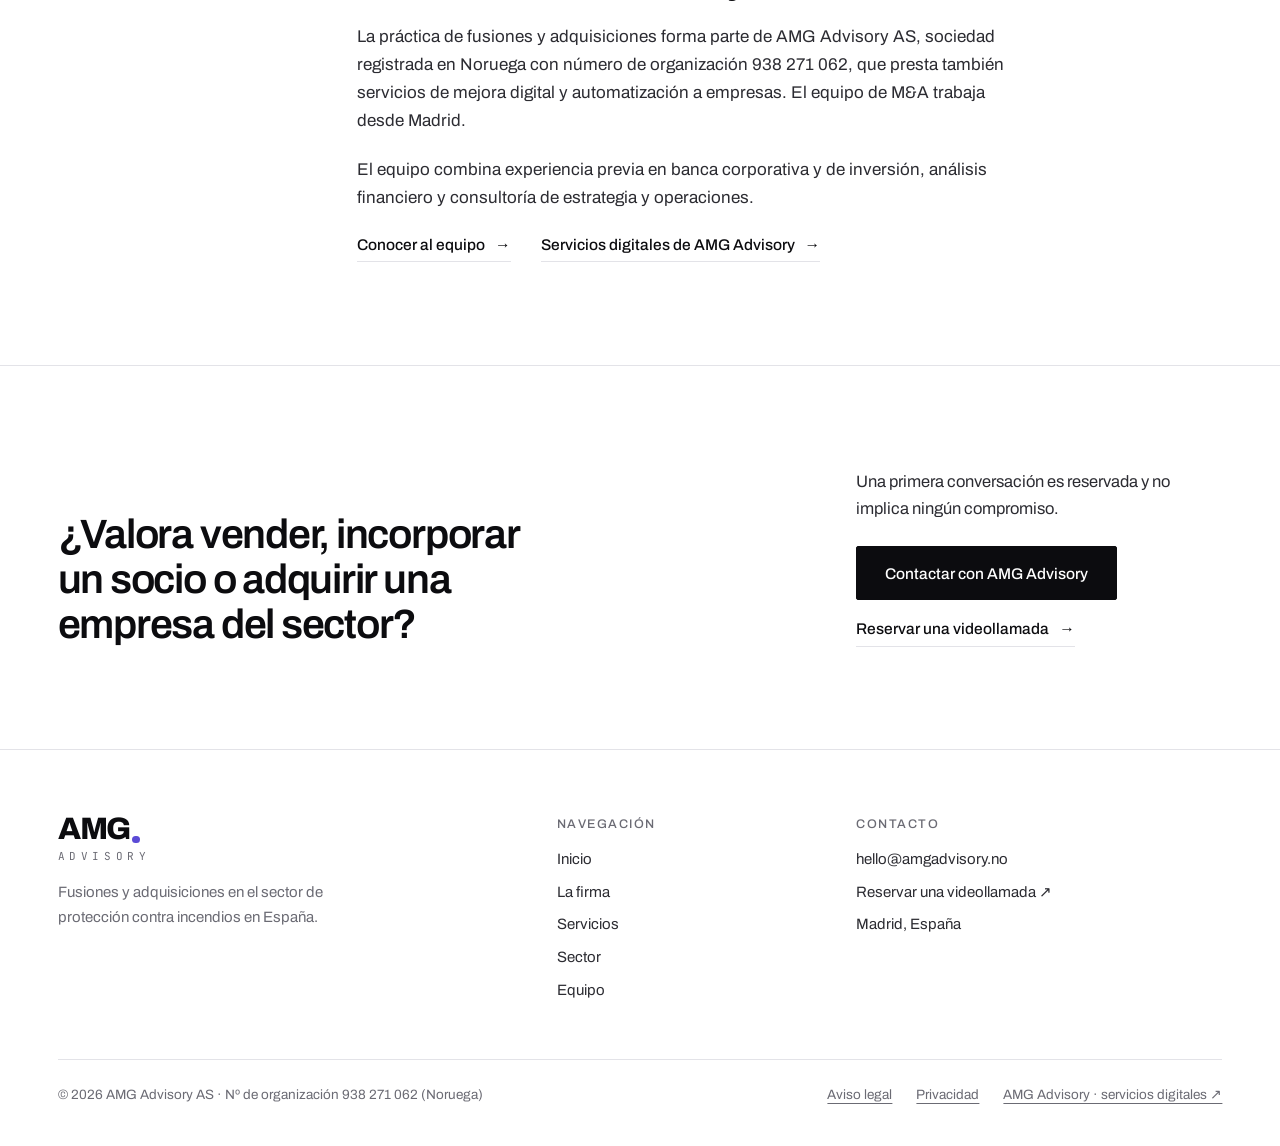
<file: es/firma/index.html>
<!doctype html>
<html lang="es">
<head>
<meta charset="utf-8">
<meta name="viewport" content="width=device-width, initial-scale=1, viewport-fit=cover">
<title>La firma | AMG Advisory</title>
<meta name="description" content="AMG Advisory es una firma de fusiones y adquisiciones centrada en empresas de protección contra incendios en España.">
<meta name="robots" content="noindex, nofollow">
<meta name="theme-color" content="#ffffff">
<meta name="color-scheme" content="light">
<meta property="og:type" content="website">
<meta property="og:site_name" content="AMG Advisory">
<meta property="og:title" content="La firma | AMG Advisory">
<meta property="og:description" content="AMG Advisory es una firma de fusiones y adquisiciones centrada en empresas de protección contra incendios en España.">
<meta property="og:locale" content="es_ES">
<link rel="icon" href="../../assets/images/favicon.svg" type="image/svg+xml">
<link rel="preload" href="../../assets/fonts/archivo-var.woff2" as="font" type="font/woff2" crossorigin>
<link rel="stylesheet" href="../../assets/css/styles.css">
<script src="../../assets/js/site.js"></script>
</head>
<body>
<a class="skip" href="#main">Ir al contenido</a>
<header class="site-header">
  <div class="wrap header-inner">
    <a class="logo" href="../../es/" aria-label="AMG Advisory"><span class="logo-mark" aria-hidden="true">AMG<span class="dot"></span></span><span class="logo-sub" aria-hidden="true">Advisory</span></a>
    <button class="menu-btn" type="button" aria-expanded="false" aria-controls="site-nav" data-open="Menú" data-close="Cerrar"><span class="menu-label">Menú</span><span class="bars" aria-hidden="true"><i></i><i></i></span></button>
    <nav class="nav" id="site-nav" aria-label="Principal">
      <ul class="nav-list"><li><a href="../../es/firma/" aria-current="page">La firma</a></li><li><a href="../../es/servicios/">Servicios</a></li><li><a href="../../es/sector/">Sector</a></li><li><a href="../../es/equipo/">Equipo</a></li><li><a href="../../es/contacto/">Contacto</a></li></ul>
      <div class="lang" role="group" aria-label="Idioma"><a href="../../es/firma/" hreflang="es" lang="es" data-set-lang="es" aria-current="true">ES<span class="sr"> · Español</span></a><a href="../../en/firm/" hreflang="en" lang="en" data-set-lang="en">EN<span class="sr"> · English</span></a></div>
    </nav>
  </div>
</header>
<main id="main">
<section class="page-head with-photo">
  <div class="wrap grid">
    <div class="copy"><p class="eyebrow">La firma</p><h1>Una firma de M&amp;A centrada en un solo sector.</h1><p class="lede">AMG Advisory asesora a propietarios, grupos del sector e inversores en operaciones de compraventa de empresas de protección contra incendios en España.</p></div>
    <div class="ph photo"><img src="../../assets/images/photos/structure-1100.jpg" srcset="../../assets/images/photos/structure-700.jpg 700w, ../../assets/images/photos/structure-1100.jpg 1100w" sizes="(max-width: 960px) 100vw, 40vw" alt="Estructura de acero remachado" width="1100" height="1466" loading="eager" fetchpriority="high" decoding="async"></div>
  </div>
</section>
<section class="section ruled">
  <div class="wrap grid">
    <p class="label corp-label">Cómo trabajamos</p>
    <p class="statement statement-row">Trabajar en un único sector nos permite conocer a quienes compran en él, entender cómo se construye el valor de una empresa de servicios técnicos y hablar el mismo idioma que su propietario.</p>
    <ul class="three" style="margin-top:clamp(48px,5vw,72px)"><li><h3>Foco sectorial</h3><p>Trabajamos con empresas de protección contra incendios y con los grupos e inversores que adquieren en el sector.</p></li><li><h3>Preparación antes del contacto</h3><p>Analizamos la empresa, su posicionamiento y sus posibles compradores antes de cualquier aproximación a terceros.</p></li><li><h3>Discreción y trato directo</h3><p>La información solo se comparte con autorización del propietario, y el cliente trabaja siempre con las mismas personas.</p></li></ul>
  </div>
</section>
<section class="section ruled">
  <div class="wrap grid">
    <p class="label corp-label">Estructura</p>
    <div class="corp"><h2 class="h-section">Parte de AMG Advisory AS.</h2><p>La práctica de fusiones y adquisiciones forma parte de AMG Advisory AS, sociedad registrada en Noruega con número de organización 938 271 062, que presta también servicios de mejora digital y automatización a empresas. El equipo de M&amp;A trabaja desde Madrid.</p><p>El equipo combina experiencia previa en banca corporativa y de inversión, análisis financiero y consultoría de estrategia y operaciones.</p>
      <div class="actions"><a class="arrow-link" href="../../es/equipo/">Conocer al equipo</a><a class="arrow-link" href="https://amgadvisory.no/en/" target="_blank" rel="noopener noreferrer">Servicios digitales de AMG Advisory</a></div></div>
  </div>
</section>
<section class="closing">
  <div class="wrap grid">
    <h2>¿Valora vender, incorporar un socio o adquirir una empresa del sector?</h2>
    <div class="side"><p>Una primera conversación es reservada y no implica ningún compromiso.</p><div class="actions"><a class="btn" href="../../es/contacto/">Contactar con AMG Advisory</a><a class="arrow-link" href="https://scheduler.zoom.us/anders-godfrey/amg-advisory-introductory-consultation" target="_blank" rel="noopener noreferrer">Reservar una videollamada</a></div></div>
  </div>
</section>
</main>
<footer class="site-footer">
  <div class="wrap">
    <div class="footer-top">
      <div class="footer-brand"><a class="logo" href="../../es/" aria-label="AMG Advisory"><span class="logo-mark" aria-hidden="true">AMG<span class="dot"></span></span><span class="logo-sub" aria-hidden="true">Advisory</span></a><p>Fusiones y adquisiciones en el sector de protección contra incendios en España.</p></div>
      <div class="footer-col"><h2>Navegación</h2><ul><li><a href="../../es/">Inicio</a></li><li><a href="../../es/firma/">La firma</a></li><li><a href="../../es/servicios/">Servicios</a></li><li><a href="../../es/sector/">Sector</a></li><li><a href="../../es/equipo/">Equipo</a></li></ul></div>
      <div class="footer-col"><h2>Contacto</h2><ul>
        <li><a href="mailto:hello@amgadvisory.no">hello@amgadvisory.no</a></li>
        <li><a href="https://scheduler.zoom.us/anders-godfrey/amg-advisory-introductory-consultation" target="_blank" rel="noopener noreferrer">Reservar una videollamada ↗</a></li>
        <li><a href="../../es/contacto/">Madrid, España</a></li>
      </ul></div>
    </div>
    <div class="footer-bottom">
      <p>© 2026 AMG Advisory AS · Nº de organización 938 271 062 (Noruega)</p>
      <ul>
        <li><a href="https://amgadvisory.no/en/terms/" target="_blank" rel="noopener noreferrer">Aviso legal</a></li>
        <li><a href="https://amgadvisory.no/en/privacy/" target="_blank" rel="noopener noreferrer">Privacidad</a></li>
        <li><a href="https://amgadvisory.no/en/" target="_blank" rel="noopener noreferrer">AMG Advisory · servicios digitales ↗</a></li>
      </ul>
    </div>
  </div>
</footer>
</body>
</html>
</file>
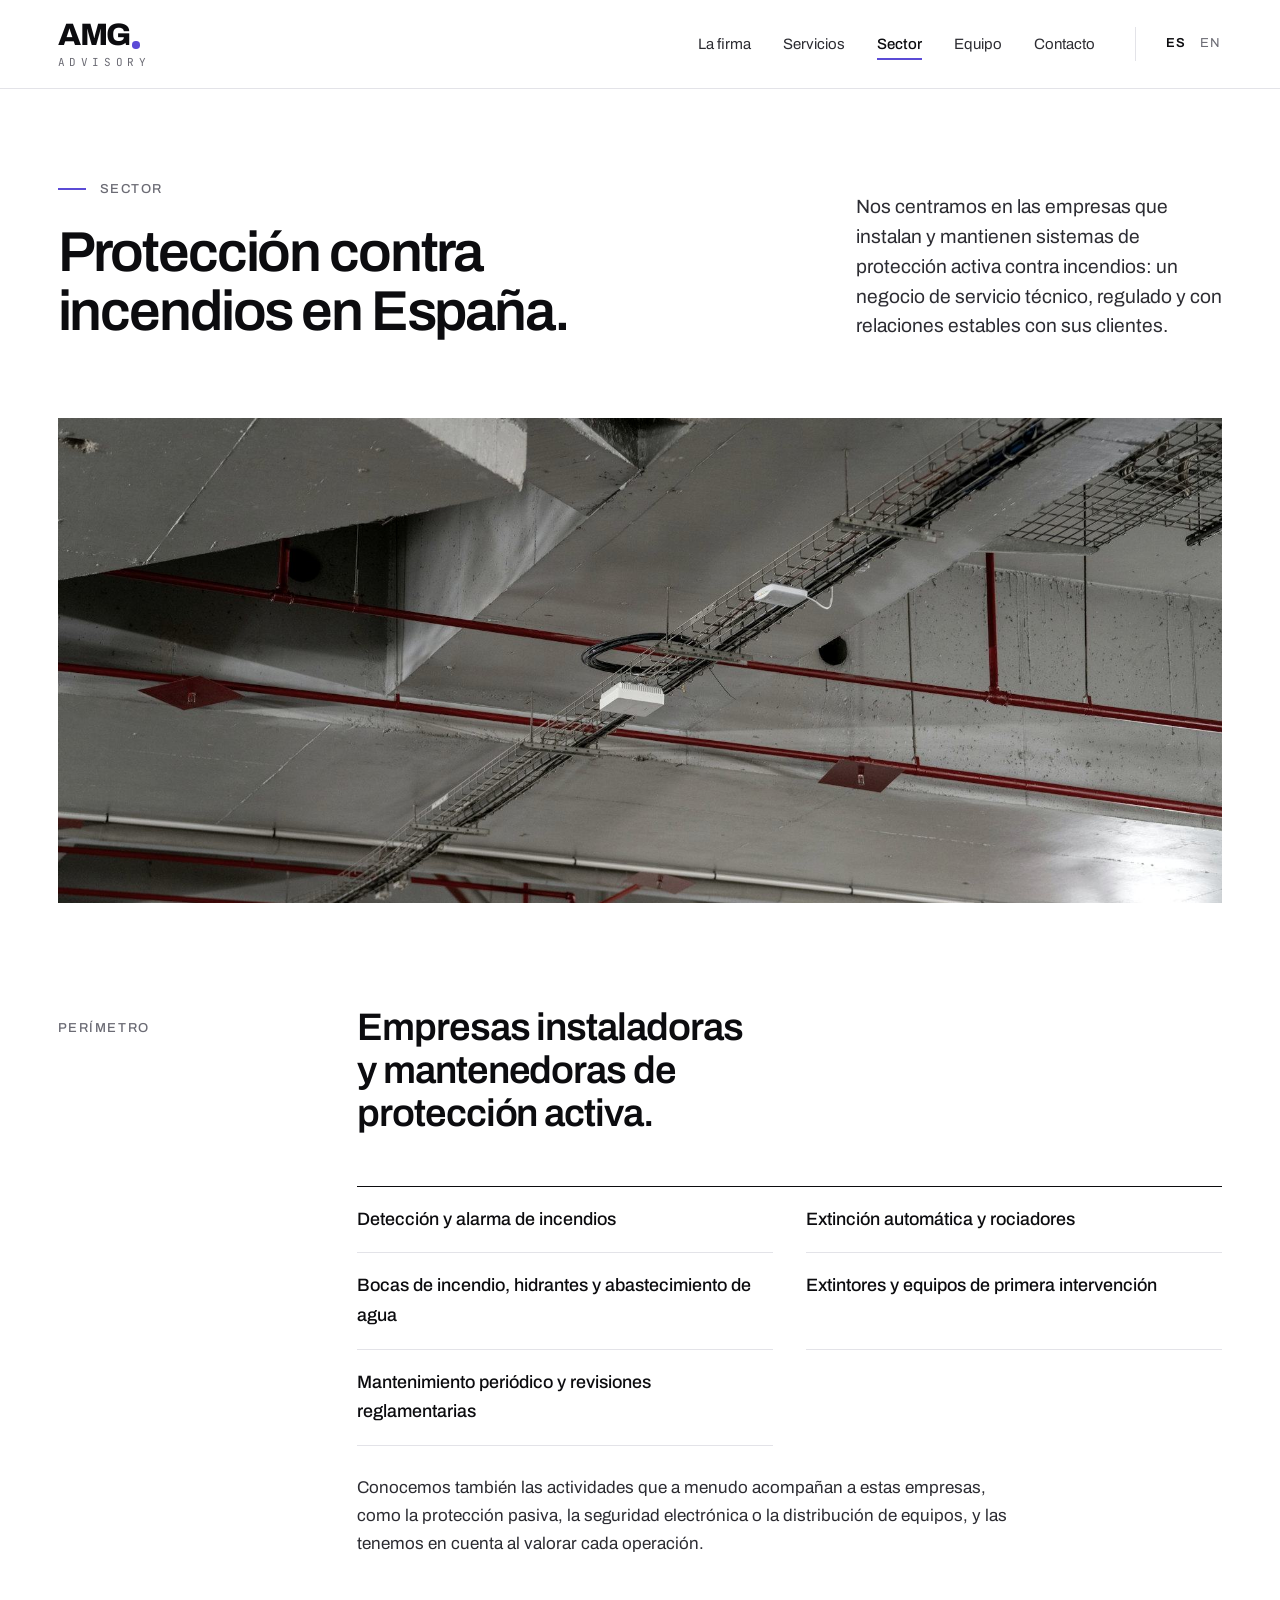
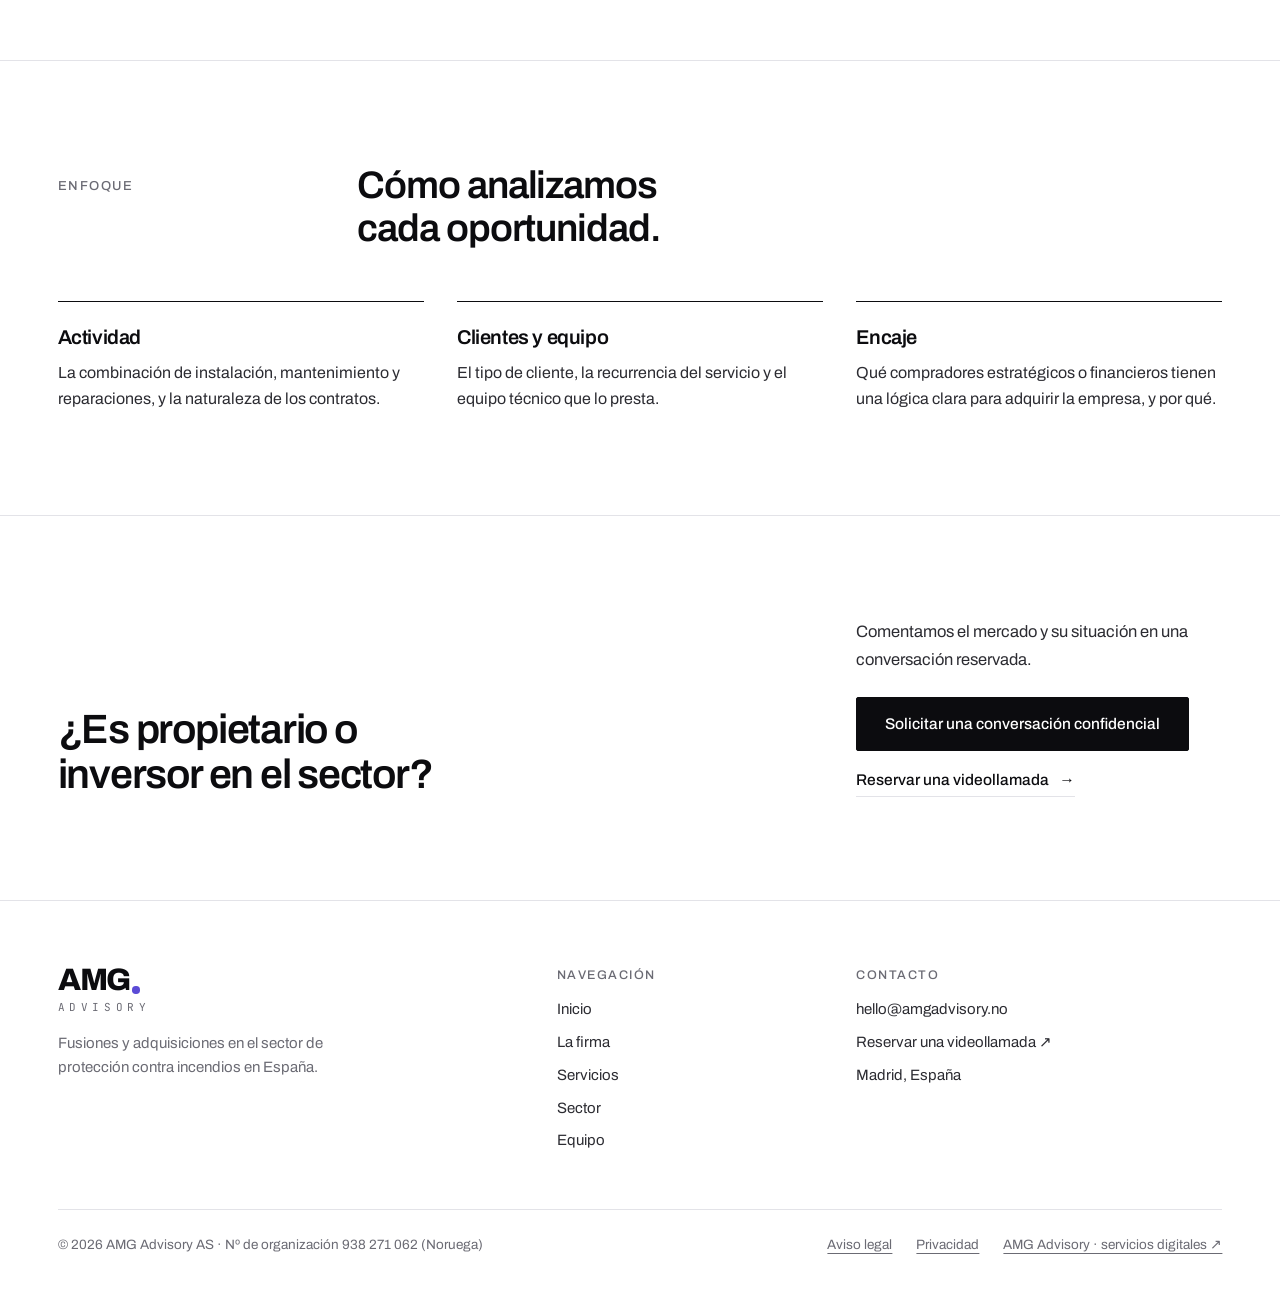
<file: es/sector/index.html>
<!doctype html>
<html lang="es">
<head>
<meta charset="utf-8">
<meta name="viewport" content="width=device-width, initial-scale=1, viewport-fit=cover">
<title>Sector | AMG Advisory</title>
<meta name="description" content="AMG Advisory se centra en empresas de instalación y mantenimiento de protección activa contra incendios en España.">
<meta name="robots" content="noindex, nofollow">
<meta name="theme-color" content="#ffffff">
<meta name="color-scheme" content="light">
<meta property="og:type" content="website">
<meta property="og:site_name" content="AMG Advisory">
<meta property="og:title" content="Sector | AMG Advisory">
<meta property="og:description" content="AMG Advisory se centra en empresas de instalación y mantenimiento de protección activa contra incendios en España.">
<meta property="og:locale" content="es_ES">
<link rel="icon" href="../../assets/images/favicon.svg" type="image/svg+xml">
<link rel="preload" href="../../assets/fonts/archivo-var.woff2" as="font" type="font/woff2" crossorigin>
<link rel="stylesheet" href="../../assets/css/styles.css">
<script src="../../assets/js/site.js"></script>
</head>
<body>
<a class="skip" href="#main">Ir al contenido</a>
<header class="site-header">
  <div class="wrap header-inner">
    <a class="logo" href="../../es/" aria-label="AMG Advisory"><span class="logo-mark" aria-hidden="true">AMG<span class="dot"></span></span><span class="logo-sub" aria-hidden="true">Advisory</span></a>
    <button class="menu-btn" type="button" aria-expanded="false" aria-controls="site-nav" data-open="Menú" data-close="Cerrar"><span class="menu-label">Menú</span><span class="bars" aria-hidden="true"><i></i><i></i></span></button>
    <nav class="nav" id="site-nav" aria-label="Principal">
      <ul class="nav-list"><li><a href="../../es/firma/">La firma</a></li><li><a href="../../es/servicios/">Servicios</a></li><li><a href="../../es/sector/" aria-current="page">Sector</a></li><li><a href="../../es/equipo/">Equipo</a></li><li><a href="../../es/contacto/">Contacto</a></li></ul>
      <div class="lang" role="group" aria-label="Idioma"><a href="../../es/sector/" hreflang="es" lang="es" data-set-lang="es" aria-current="true">ES<span class="sr"> · Español</span></a><a href="../../en/sector/" hreflang="en" lang="en" data-set-lang="en">EN<span class="sr"> · English</span></a></div>
    </nav>
  </div>
</header>
<main id="main">
<section class="page-head">
  <div class="wrap grid">
    <div class="copy"><p class="eyebrow">Sector</p><h1>Protección contra incendios en España.</h1></div>
    <div class="aside"><p class="lede">Nos centramos en las empresas que instalan y mantienen sistemas de protección activa contra incendios: un negocio de servicio técnico, regulado y con relaciones estables con sus clientes.</p></div>
  </div>
</section>
<div class="wrap"><div class="wide-photo photo"><img src="../../assets/images/photos/sector-1800.jpg" srcset="../../assets/images/photos/sector-900.jpg 900w, ../../assets/images/photos/sector-1800.jpg 1800w" sizes="(max-width: 1280px) 100vw, 1280px" alt="Techo técnico con tuberías de rociadores y detectores" width="1800" height="1200" loading="eager" fetchpriority="high" decoding="async"></div></div>
<section class="section">
  <div class="wrap grid">
    <div class="head-row"><p class="label">Perímetro</p><h2 class="h-section">Empresas instaladoras y mantenedoras de protección activa.</h2></div>
    <ul class="terms"><li>Detección y alarma de incendios</li><li>Extinción automática y rociadores</li><li>Bocas de incendio, hidrantes y abastecimiento de agua</li><li>Extintores y equipos de primera intervención</li><li>Mantenimiento periódico y revisiones reglamentarias</li></ul>
    <p class="terms-note">Conocemos también las actividades que a menudo acompañan a estas empresas, como la protección pasiva, la seguridad electrónica o la distribución de equipos, y las tenemos en cuenta al valorar cada operación.</p>
  </div>
</section>
<section class="section ruled">
  <div class="wrap grid">
    <div class="head-row"><p class="label">Enfoque</p><h2 class="h-section">Cómo analizamos cada oportunidad.</h2></div>
    <ul class="three"><li><h3>Actividad</h3><p>La combinación de instalación, mantenimiento y reparaciones, y la naturaleza de los contratos.</p></li><li><h3>Clientes y equipo</h3><p>El tipo de cliente, la recurrencia del servicio y el equipo técnico que lo presta.</p></li><li><h3>Encaje</h3><p>Qué compradores estratégicos o financieros tienen una lógica clara para adquirir la empresa, y por qué.</p></li></ul>
  </div>
</section>
<section class="closing">
  <div class="wrap grid">
    <h2>¿Es propietario o inversor en el sector?</h2>
    <div class="side"><p>Comentamos el mercado y su situación en una conversación reservada.</p><div class="actions"><a class="btn" href="../../es/contacto/">Solicitar una conversación confidencial</a><a class="arrow-link" href="https://scheduler.zoom.us/anders-godfrey/amg-advisory-introductory-consultation" target="_blank" rel="noopener noreferrer">Reservar una videollamada</a></div></div>
  </div>
</section>
</main>
<footer class="site-footer">
  <div class="wrap">
    <div class="footer-top">
      <div class="footer-brand"><a class="logo" href="../../es/" aria-label="AMG Advisory"><span class="logo-mark" aria-hidden="true">AMG<span class="dot"></span></span><span class="logo-sub" aria-hidden="true">Advisory</span></a><p>Fusiones y adquisiciones en el sector de protección contra incendios en España.</p></div>
      <div class="footer-col"><h2>Navegación</h2><ul><li><a href="../../es/">Inicio</a></li><li><a href="../../es/firma/">La firma</a></li><li><a href="../../es/servicios/">Servicios</a></li><li><a href="../../es/sector/">Sector</a></li><li><a href="../../es/equipo/">Equipo</a></li></ul></div>
      <div class="footer-col"><h2>Contacto</h2><ul>
        <li><a href="mailto:hello@amgadvisory.no">hello@amgadvisory.no</a></li>
        <li><a href="https://scheduler.zoom.us/anders-godfrey/amg-advisory-introductory-consultation" target="_blank" rel="noopener noreferrer">Reservar una videollamada ↗</a></li>
        <li><a href="../../es/contacto/">Madrid, España</a></li>
      </ul></div>
    </div>
    <div class="footer-bottom">
      <p>© 2026 AMG Advisory AS · Nº de organización 938 271 062 (Noruega)</p>
      <ul>
        <li><a href="https://amgadvisory.no/en/terms/" target="_blank" rel="noopener noreferrer">Aviso legal</a></li>
        <li><a href="https://amgadvisory.no/en/privacy/" target="_blank" rel="noopener noreferrer">Privacidad</a></li>
        <li><a href="https://amgadvisory.no/en/" target="_blank" rel="noopener noreferrer">AMG Advisory · servicios digitales ↗</a></li>
      </ul>
    </div>
  </div>
</footer>
</body>
</html>
</file>
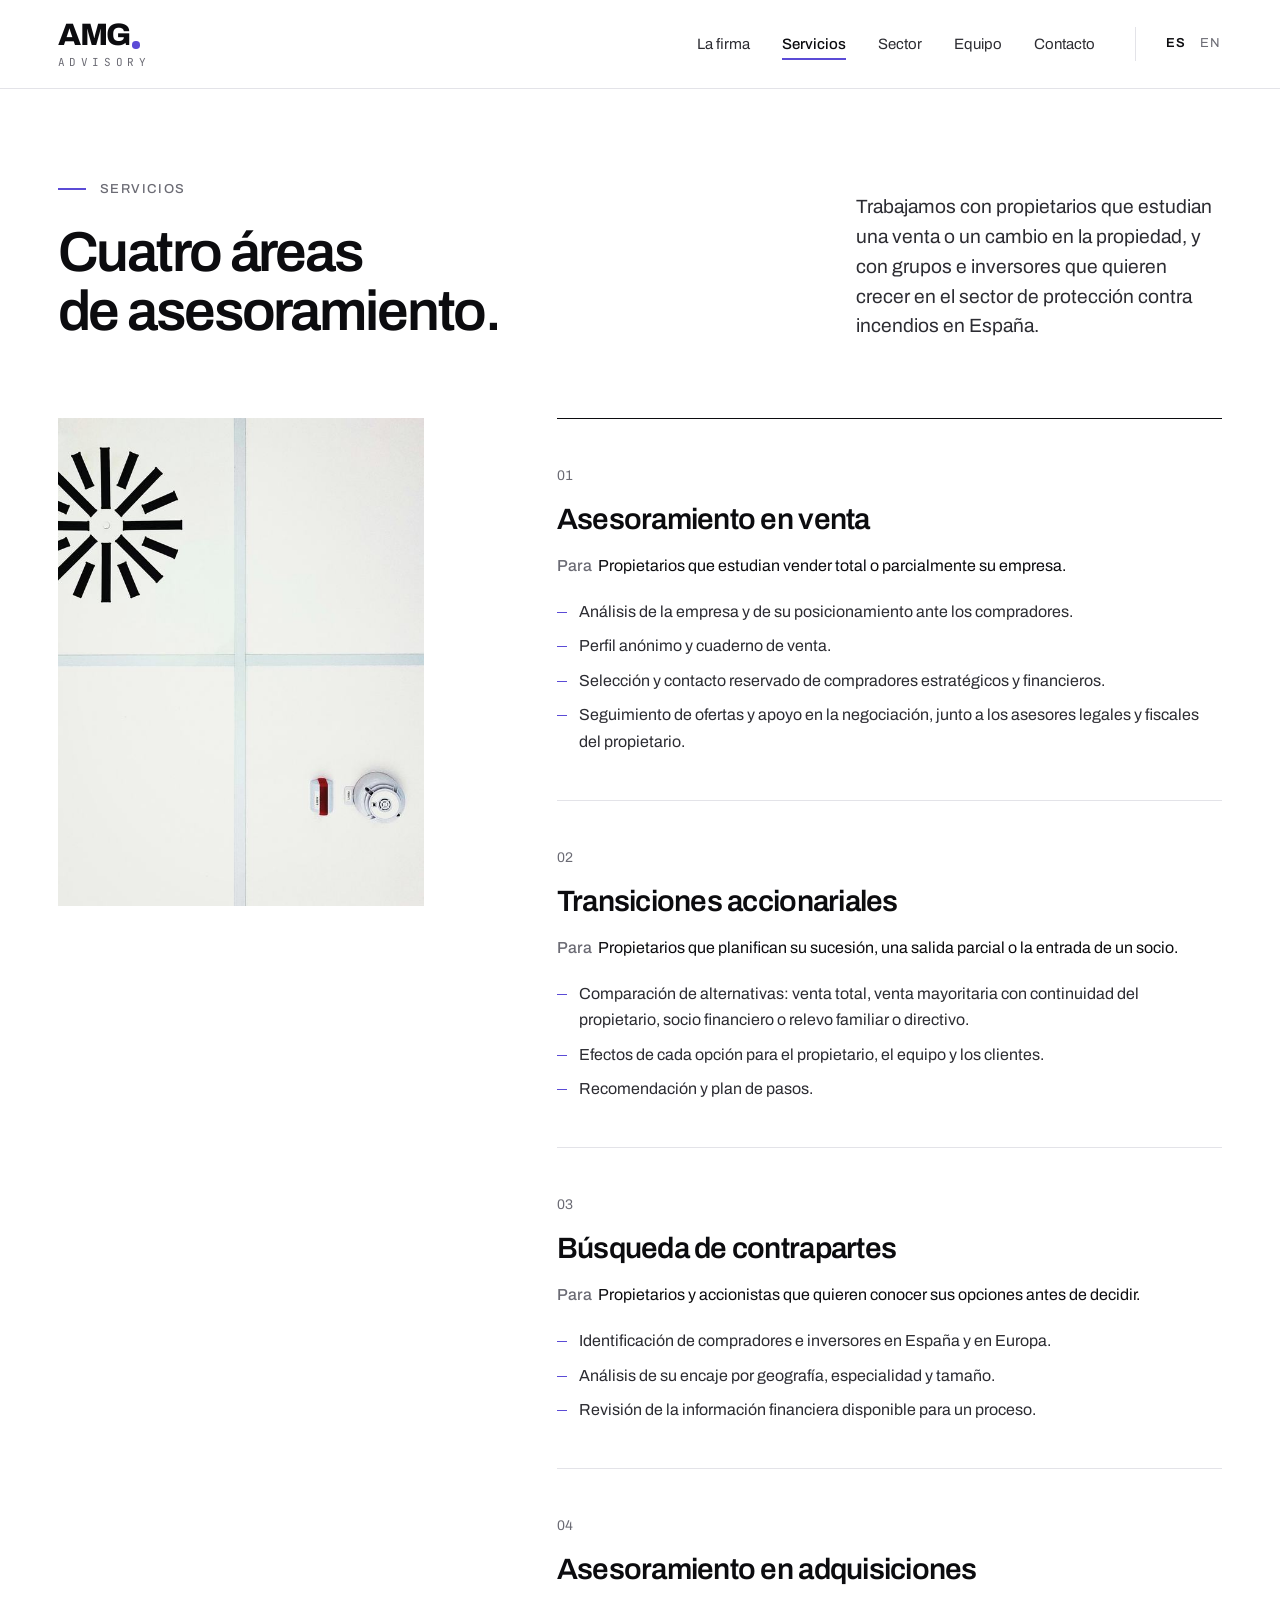
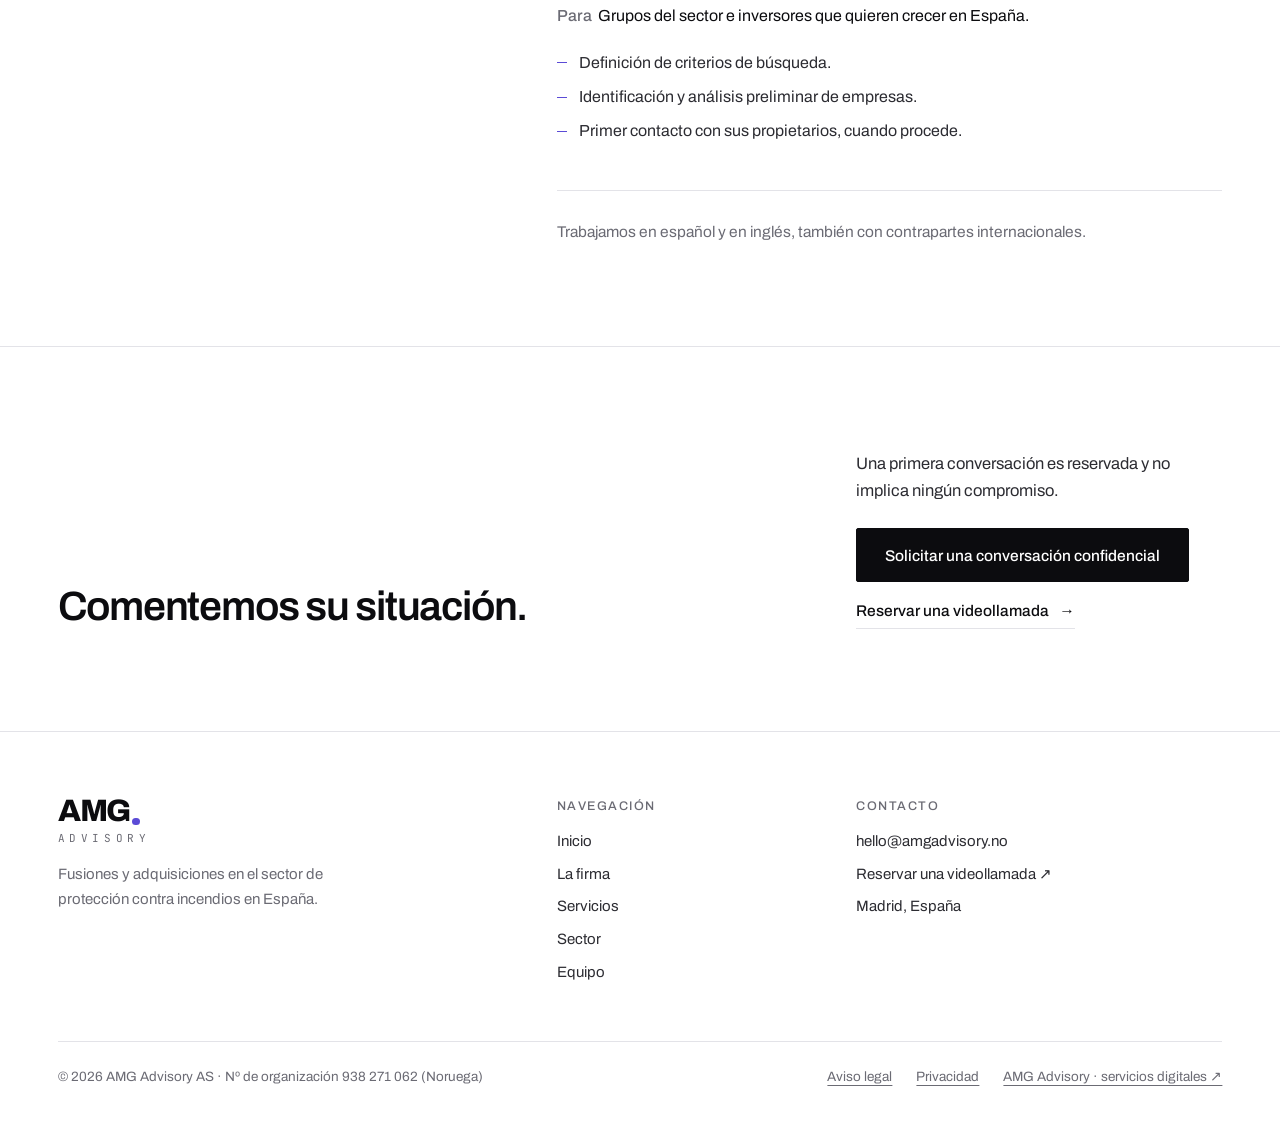
<file: es/servicios/index.html>
<!doctype html>
<html lang="es">
<head>
<meta charset="utf-8">
<meta name="viewport" content="width=device-width, initial-scale=1, viewport-fit=cover">
<title>Servicios | AMG Advisory</title>
<meta name="description" content="Asesoramiento en venta, transiciones accionariales, búsqueda de contrapartes y adquisiciones en el sector de protección contra incendios en España.">
<meta name="robots" content="noindex, nofollow">
<meta name="theme-color" content="#ffffff">
<meta name="color-scheme" content="light">
<meta property="og:type" content="website">
<meta property="og:site_name" content="AMG Advisory">
<meta property="og:title" content="Servicios | AMG Advisory">
<meta property="og:description" content="Asesoramiento en venta, transiciones accionariales, búsqueda de contrapartes y adquisiciones en el sector de protección contra incendios en España.">
<meta property="og:locale" content="es_ES">
<link rel="icon" href="../../assets/images/favicon.svg" type="image/svg+xml">
<link rel="preload" href="../../assets/fonts/archivo-var.woff2" as="font" type="font/woff2" crossorigin>
<link rel="stylesheet" href="../../assets/css/styles.css">
<script src="../../assets/js/site.js"></script>
</head>
<body>
<a class="skip" href="#main">Ir al contenido</a>
<header class="site-header">
  <div class="wrap header-inner">
    <a class="logo" href="../../es/" aria-label="AMG Advisory"><span class="logo-mark" aria-hidden="true">AMG<span class="dot"></span></span><span class="logo-sub" aria-hidden="true">Advisory</span></a>
    <button class="menu-btn" type="button" aria-expanded="false" aria-controls="site-nav" data-open="Menú" data-close="Cerrar"><span class="menu-label">Menú</span><span class="bars" aria-hidden="true"><i></i><i></i></span></button>
    <nav class="nav" id="site-nav" aria-label="Principal">
      <ul class="nav-list"><li><a href="../../es/firma/">La firma</a></li><li><a href="../../es/servicios/" aria-current="page">Servicios</a></li><li><a href="../../es/sector/">Sector</a></li><li><a href="../../es/equipo/">Equipo</a></li><li><a href="../../es/contacto/">Contacto</a></li></ul>
      <div class="lang" role="group" aria-label="Idioma"><a href="../../es/servicios/" hreflang="es" lang="es" data-set-lang="es" aria-current="true">ES<span class="sr"> · Español</span></a><a href="../../en/services/" hreflang="en" lang="en" data-set-lang="en">EN<span class="sr"> · English</span></a></div>
    </nav>
  </div>
</header>
<main id="main">
<section class="page-head">
  <div class="wrap grid">
    <div class="copy"><p class="eyebrow">Servicios</p><h1>Cuatro áreas de asesoramiento.</h1></div>
    <div class="aside"><p class="lede">Trabajamos con propietarios que estudian una venta o un cambio en la propiedad, y con grupos e inversores que quieren crecer en el sector de protección contra incendios en España.</p></div>
  </div>
</section>
<section class="section" style="padding-top:0">
  <div class="wrap grid">
    <div class="svc-photo photo"><img src="../../assets/images/photos/detail-1000.jpg" srcset="../../assets/images/photos/detail-600.jpg 600w, ../../assets/images/photos/detail-1000.jpg 1000w" sizes="30vw" alt="Detector y sirena de alarma en un techo blanco" width="1000" height="1333" loading="lazy" decoding="async"></div>
    <div class="svc-wrap"><ol class="svc-list"><li><span class="n">01</span><h2>Asesoramiento en venta</h2><p class="for"><b>Para</b>Propietarios que estudian vender total o parcialmente su empresa.</p><ul class="scope" aria-label="Alcance"><li>Análisis de la empresa y de su posicionamiento ante los compradores.</li><li>Perfil anónimo y cuaderno de venta.</li><li>Selección y contacto reservado de compradores estratégicos y financieros.</li><li>Seguimiento de ofertas y apoyo en la negociación, junto a los asesores legales y fiscales del propietario.</li></ul></li><li><span class="n">02</span><h2>Transiciones accionariales</h2><p class="for"><b>Para</b>Propietarios que planifican su sucesión, una salida parcial o la entrada de un socio.</p><ul class="scope" aria-label="Alcance"><li>Comparación de alternativas: venta total, venta mayoritaria con continuidad del propietario, socio financiero o relevo familiar o directivo.</li><li>Efectos de cada opción para el propietario, el equipo y los clientes.</li><li>Recomendación y plan de pasos.</li></ul></li><li><span class="n">03</span><h2>Búsqueda de contrapartes</h2><p class="for"><b>Para</b>Propietarios y accionistas que quieren conocer sus opciones antes de decidir.</p><ul class="scope" aria-label="Alcance"><li>Identificación de compradores e inversores en España y en Europa.</li><li>Análisis de su encaje por geografía, especialidad y tamaño.</li><li>Revisión de la información financiera disponible para un proceso.</li></ul></li><li><span class="n">04</span><h2>Asesoramiento en adquisiciones</h2><p class="for"><b>Para</b>Grupos del sector e inversores que quieren crecer en España.</p><ul class="scope" aria-label="Alcance"><li>Definición de criterios de búsqueda.</li><li>Identificación y análisis preliminar de empresas.</li><li>Primer contacto con sus propietarios, cuando procede.</li></ul></li></ol><p class="note">Trabajamos en español y en inglés, también con contrapartes internacionales.</p></div>
  </div>
</section>
<section class="closing">
  <div class="wrap grid">
    <h2>Comentemos su situación.</h2>
    <div class="side"><p>Una primera conversación es reservada y no implica ningún compromiso.</p><div class="actions"><a class="btn" href="../../es/contacto/">Solicitar una conversación confidencial</a><a class="arrow-link" href="https://scheduler.zoom.us/anders-godfrey/amg-advisory-introductory-consultation" target="_blank" rel="noopener noreferrer">Reservar una videollamada</a></div></div>
  </div>
</section>
</main>
<footer class="site-footer">
  <div class="wrap">
    <div class="footer-top">
      <div class="footer-brand"><a class="logo" href="../../es/" aria-label="AMG Advisory"><span class="logo-mark" aria-hidden="true">AMG<span class="dot"></span></span><span class="logo-sub" aria-hidden="true">Advisory</span></a><p>Fusiones y adquisiciones en el sector de protección contra incendios en España.</p></div>
      <div class="footer-col"><h2>Navegación</h2><ul><li><a href="../../es/">Inicio</a></li><li><a href="../../es/firma/">La firma</a></li><li><a href="../../es/servicios/">Servicios</a></li><li><a href="../../es/sector/">Sector</a></li><li><a href="../../es/equipo/">Equipo</a></li></ul></div>
      <div class="footer-col"><h2>Contacto</h2><ul>
        <li><a href="mailto:hello@amgadvisory.no">hello@amgadvisory.no</a></li>
        <li><a href="https://scheduler.zoom.us/anders-godfrey/amg-advisory-introductory-consultation" target="_blank" rel="noopener noreferrer">Reservar una videollamada ↗</a></li>
        <li><a href="../../es/contacto/">Madrid, España</a></li>
      </ul></div>
    </div>
    <div class="footer-bottom">
      <p>© 2026 AMG Advisory AS · Nº de organización 938 271 062 (Noruega)</p>
      <ul>
        <li><a href="https://amgadvisory.no/en/terms/" target="_blank" rel="noopener noreferrer">Aviso legal</a></li>
        <li><a href="https://amgadvisory.no/en/privacy/" target="_blank" rel="noopener noreferrer">Privacidad</a></li>
        <li><a href="https://amgadvisory.no/en/" target="_blank" rel="noopener noreferrer">AMG Advisory · servicios digitales ↗</a></li>
      </ul>
    </div>
  </div>
</footer>
</body>
</html>
</file>
<file: assets/css/styles.css>
/* AMG Advisory M&A website V5: shared stylesheet.
   Editorial institutional layout on white: 12-column grid, asymmetric photo/text
   compositions, near-black type, hairline rules, AMG violet kept to small accents. */

@font-face{font-family:"Archivo";src:url("../fonts/archivo-var.woff2") format("woff2");font-weight:100 900;font-style:normal;font-display:swap}
@font-face{font-family:"JetBrains Mono";src:url("../fonts/jetbrains-mono-400.woff2") format("woff2");font-weight:400;font-style:normal;font-display:swap}

:root{
  --bg:#ffffff;
  --ink:#0c0c0f;
  --text:#2c2c32;
  --muted:#6b6b74;
  --rule:#e3e3e8;
  --photo-bg:#ececef;
  --accent:#5b4bd6;
  --f-sans:"Archivo","Helvetica Neue",Helvetica,Arial,sans-serif;
  --f-logo:"JetBrains Mono",ui-monospace,Menlo,Consolas,monospace;
  --wrap:1280px;
  --gutter:clamp(20px,4.5vw,64px);
  --gap:clamp(20px,2.6vw,40px);
  --header-h:88px;
  color-scheme:light;
}
*,*::before,*::after{box-sizing:border-box}
html{background:var(--bg);-webkit-text-size-adjust:100%;text-size-adjust:100%}
body{margin:0;background:var(--bg);color:var(--text);font-family:var(--f-sans);font-size:17px;line-height:1.65;-webkit-font-smoothing:antialiased;text-rendering:optimizeLegibility}
img{max-width:100%;display:block}
h1,h2,h3,p,ul,ol,dl,dd,figure{margin:0}
ul,ol{padding:0;list-style:none}
a{color:inherit}
h1,h2,h3{color:var(--ink);font-weight:600;letter-spacing:-.02em;text-wrap:balance}
:focus-visible{outline:2px solid var(--accent);outline-offset:3px}
.sr{position:absolute;width:1px;height:1px;overflow:hidden;clip:rect(0 0 0 0);white-space:nowrap}
.skip{position:absolute;left:12px;top:-60px;background:var(--ink);color:#fff;padding:10px 14px;z-index:50;text-decoration:none;font-size:14px}
.skip:focus{top:12px}
.wrap{max-width:var(--wrap);margin-inline:auto;padding-inline:var(--gutter)}
.grid{display:grid;grid-template-columns:repeat(12,minmax(0,1fr));column-gap:var(--gap)}

/* Header */
.site-header{position:sticky;top:env(safe-area-inset-top,0px);z-index:20;background:var(--bg);border-bottom:1px solid var(--rule);transition:box-shadow .3s ease}
.site-header.is-scrolled{box-shadow:0 1px 20px rgba(12,12,15,.05)}
.header-inner{display:flex;align-items:center;justify-content:space-between;gap:32px;height:var(--header-h)}
.logo{display:inline-grid;gap:6px;text-decoration:none;line-height:1;color:var(--ink)}
.logo-mark{display:flex;align-items:flex-end;font-weight:800;font-size:31px;letter-spacing:-.035em}
.logo-mark .dot{display:inline-block;width:.24em;height:.24em;border-radius:50%;background:var(--accent);margin:0 0 .07em .06em}
.logo-sub{font-family:var(--f-logo);font-size:11px;letter-spacing:.42em;color:var(--muted);text-transform:uppercase}
.nav{display:flex;align-items:center;gap:40px}
.nav-list{display:flex;gap:32px}
.nav-list a{position:relative;text-decoration:none;font-size:15px;color:var(--text);padding-block:8px;transition:color .2s ease}
.nav-list a::after{content:"";position:absolute;left:0;right:0;bottom:0;height:1px;background:var(--ink);transform:scaleX(0);transform-origin:left;transition:transform .3s ease}
.nav-list a:hover{color:var(--ink)}
.nav-list a:hover::after{transform:scaleX(1)}
.nav-list a[aria-current="page"]{color:var(--ink);font-weight:500}
.nav-list a[aria-current="page"]::after{transform:scaleX(1);background:var(--accent);height:2px}
.lang{display:flex;align-items:center;gap:10px;font-size:13px;letter-spacing:.06em;padding-left:28px;border-left:1px solid var(--rule)}
.lang a{text-decoration:none;color:var(--muted);padding:6px 2px}
.lang a:hover{color:var(--ink)}
.lang [aria-current="true"]{color:var(--ink);font-weight:600}
.menu-btn{display:none;align-items:center;gap:10px;height:42px;padding:0 4px;border:0;background:none;font:500 15px var(--f-sans);color:var(--ink);cursor:pointer}
.menu-btn .bars{display:grid;gap:5px;width:20px}
.menu-btn .bars i{display:block;height:1.5px;background:var(--ink);transition:transform .25s ease}
.menu-btn[aria-expanded="true"] .bars i:first-child{transform:translateY(3.25px) rotate(45deg)}
.menu-btn[aria-expanded="true"] .bars i:last-child{transform:translateY(-3.25px) rotate(-45deg)}

/* Type */
.eyebrow{display:flex;align-items:center;gap:14px;font-size:13px;font-weight:500;letter-spacing:.12em;text-transform:uppercase;color:var(--muted)}
.eyebrow::before{content:"";width:28px;height:2px;background:var(--accent)}
.label{font-size:13px;font-weight:500;letter-spacing:.12em;text-transform:uppercase;color:var(--muted)}
.lede{font-size:clamp(18px,1.5vw,21px);line-height:1.55;color:var(--text);max-width:56ch}
.h-section{font-size:clamp(28px,3vw,42px);line-height:1.12;letter-spacing:-.028em;max-width:22ch}
.statement{font-size:clamp(24px,2.5vw,34px);line-height:1.32;letter-spacing:-.02em;color:var(--ink);font-weight:400;max-width:34ch}

/* Buttons and links */
.actions{display:flex;flex-wrap:wrap;align-items:center;gap:16px 30px}
.btn{display:inline-flex;align-items:center;justify-content:center;min-height:54px;padding:0 28px;background:var(--ink);color:#fff;border:1px solid var(--ink);border-radius:2px;font:500 15.5px var(--f-sans);text-decoration:none;transition:background .2s ease,border-color .2s ease,color .2s ease}
.btn:hover{background:#2f2f37;border-color:#2f2f37}
.btn.secondary{background:transparent;color:var(--ink)}
.btn.secondary:hover{background:var(--ink);color:#fff}
.arrow-link{display:inline-flex;align-items:center;gap:10px;font-size:15.5px;font-weight:500;color:var(--ink);text-decoration:none;border-bottom:1px solid var(--rule);padding-bottom:4px;transition:border-color .2s ease}
.arrow-link::after{content:"→";transition:transform .25s ease}
.arrow-link:hover{border-color:var(--ink)}
.arrow-link:hover::after{transform:translateX(3px)}

/* Photography */
.photo{position:relative;overflow:hidden;background:var(--photo-bg)}
.photo img{width:100%;height:100%;object-fit:cover}

/* Home hero: copy left, tall photograph bleeding to the right edge */
.hero{display:grid;grid-template-columns:minmax(var(--gutter),1fr) minmax(0,calc(var(--wrap)*.58)) minmax(0,calc(var(--wrap)*.42 - var(--gutter))) var(--gutter);min-height:min(78vh,760px)}
.hero-copy{grid-column:2;align-self:center;padding-block:clamp(56px,7vw,104px);padding-right:clamp(32px,5vw,80px);display:grid;gap:28px;align-content:center}
.hero h1{font-size:clamp(40px,5.2vw,76px);line-height:1.02;letter-spacing:-.04em;font-weight:600;max-width:13ch}
.hero .actions{margin-top:8px}
.hero-photo{grid-column:3 / 5;min-height:420px}
.hero-photo img{object-position:50% 40%}

/* Sections */
.section{padding-block:clamp(72px,8vw,120px)}
.section.ruled{border-top:1px solid var(--rule)}
.head-row{grid-column:1 / -1;display:grid;grid-template-columns:repeat(12,minmax(0,1fr));column-gap:var(--gap);align-items:end;margin-bottom:clamp(36px,4vw,56px)}
.head-row .label{grid-column:1 / span 3;align-self:start;padding-top:12px}
.head-row > h2,.head-row > .head-main{grid-column:4 / span 7}
.head-main{display:grid;gap:16px}
.svc-wrap{grid-column:6 / -1}

/* Home: services index */
.index{grid-column:4 / -1;border-top:1px solid var(--ink)}
.index li{display:grid;grid-template-columns:56px minmax(0,1fr) minmax(0,1.25fr);gap:12px var(--gap);padding-block:26px;border-bottom:1px solid var(--rule);align-items:baseline}
.index .n{font-size:14px;color:var(--muted);font-variant-numeric:tabular-nums}
.index h3{font-size:clamp(19px,1.6vw,22px);line-height:1.25}
.index p{font-size:16px}
.index-foot{grid-column:4 / -1;margin-top:32px}

/* Home: sector feature (wide photograph, text panel overlapping below) */
.feature-photo{aspect-ratio:21/9;max-height:620px;width:100%}
.feature-photo img{object-position:50% 45%}
.feature-text{grid-column:4 / span 7;margin-top:clamp(36px,4vw,56px);display:grid;gap:20px}
.feature-label{grid-column:1 / span 3;margin-top:clamp(36px,4vw,56px);padding-top:12px}

/* Home: team preview */
.team-strip{grid-column:1 / -1;display:grid;grid-template-columns:repeat(4,minmax(0,1fr));gap:var(--gap)}
.team-strip a{text-decoration:none;display:grid;gap:14px}
.team-strip .photo{aspect-ratio:4/5}
.team-strip img{filter:grayscale(1);transition:transform .6s ease}
.team-strip a:hover img{transform:scale(1.025)}
.team-strip .nm{font-size:18px;font-weight:600;color:var(--ink);line-height:1.25}
.team-strip .rl{font-size:14.5px;color:var(--muted);margin-top:2px}

/* Closing invitation */
.closing{padding-block:clamp(72px,8vw,112px);border-top:1px solid var(--rule)}
.closing .grid{align-items:end}
.closing h2{grid-column:1 / span 7;font-size:clamp(28px,3.2vw,46px);line-height:1.1;letter-spacing:-.03em;max-width:20ch}
.closing .side{grid-column:9 / -1;display:grid;gap:24px}
.closing .side p{font-size:16.5px}

/* Inner page head: text with optional photograph */
.page-head{padding-block:clamp(56px,7vw,104px) clamp(48px,6vw,88px)}
.page-head .grid{align-items:end;row-gap:28px}
.page-head .copy{grid-column:1 / span 7;display:grid;gap:24px}
.page-head h1{font-size:clamp(36px,4.4vw,64px);line-height:1.04;letter-spacing:-.038em;max-width:16ch}
.page-head .aside{grid-column:9 / -1}
.page-head.with-photo .copy{grid-column:1 / span 6;align-self:center}
.page-head.with-photo .ph{grid-column:8 / -1;aspect-ratio:4/5}

/* Firm */
.statement-row{grid-column:4 / -1}
.three{grid-column:1 / -1;display:grid;grid-template-columns:repeat(3,minmax(0,1fr));gap:var(--gap)}
.three li{border-top:1px solid var(--ink);padding-top:22px;display:grid;gap:10px;align-content:start}
.three h3{font-size:20px;line-height:1.3}
.three p{font-size:16px}
.corp{grid-column:4 / span 7;display:grid;gap:20px}
.corp-label{grid-column:1 / span 3;padding-top:10px}

/* Services: sticky photograph beside the list */
.svc-photo{grid-column:1 / span 4;position:sticky;top:calc(var(--header-h) + 32px);align-self:start;aspect-ratio:3/4}
.svc-list{grid-column:6 / -1;border-top:1px solid var(--ink)}
.svc-list > li{padding-block:clamp(32px,3.5vw,48px);border-bottom:1px solid var(--rule);display:grid;gap:16px}
.svc-list .n{font-size:14px;color:var(--muted);font-variant-numeric:tabular-nums}
.svc-list h2{font-size:clamp(24px,2.3vw,32px);line-height:1.15;letter-spacing:-.025em}
.svc-list .for{font-size:16px;color:var(--ink)}
.svc-list .for b{font-weight:500;color:var(--muted);margin-right:6px}
.scope{display:grid;gap:8px;margin-top:4px}
.scope li{position:relative;padding-left:22px;font-size:16px}
.scope li::before{content:"";position:absolute;left:0;top:.8em;width:10px;height:1px;background:var(--accent)}
.note{margin-top:28px;font-size:15.5px;color:var(--muted)}

/* Sector */
.wide-photo{aspect-ratio:2.4/1;width:100%}
.terms{grid-column:4 / -1;display:grid;grid-template-columns:repeat(2,minmax(0,1fr));column-gap:var(--gap);border-top:1px solid var(--ink)}
.terms li{padding-block:18px;border-bottom:1px solid var(--rule);font-size:clamp(17px,1.4vw,19px);color:var(--ink);font-weight:500}
.terms-note{grid-column:4 / span 7;margin-top:28px}

/* Team */
.people{display:grid;grid-template-columns:repeat(4,minmax(0,1fr));gap:56px var(--gap)}
.person{display:grid;gap:6px;align-content:start}
.person .photo{aspect-ratio:4/5;margin-bottom:16px}
.person .photo img{filter:grayscale(1)}
.person h2{font-size:clamp(20px,1.7vw,23px);line-height:1.25}
.person .role{font-size:14.5px;color:var(--muted)}
.person .resp{font-size:15.5px;margin-top:10px;padding-top:12px;border-top:1px solid var(--rule)}
.person .exp{font-size:15px;color:var(--muted);margin-top:6px}
.person .links{margin-top:10px;font-size:14.5px}
.person .links a{color:var(--ink);text-underline-offset:4px;text-decoration-color:var(--rule)}
.person .links a:hover{text-decoration-color:var(--ink)}
.team-note{margin-top:clamp(48px,5vw,72px);padding-top:28px;border-top:1px solid var(--rule);display:grid;grid-template-columns:repeat(12,minmax(0,1fr));column-gap:var(--gap)}
.team-note .label{grid-column:1 / span 3;padding-top:6px}
.team-note p:not(.label){grid-column:4 / span 8;font-size:clamp(18px,1.5vw,21px);color:var(--ink);line-height:1.45}

/* Contact */
.contact{padding-block:clamp(56px,7vw,104px) clamp(72px,8vw,120px)}
.contact .copy{grid-column:1 / span 6;display:grid;gap:26px;align-content:start}
.contact h1{font-size:clamp(36px,4.2vw,60px);line-height:1.05;letter-spacing:-.038em;max-width:15ch}
.contact .details{grid-column:8 / -1;border-top:1px solid var(--ink)}
.contact .details > div{padding-block:22px;border-bottom:1px solid var(--rule);display:grid;gap:4px}
.contact dt{font-size:13px;font-weight:500;letter-spacing:.1em;text-transform:uppercase;color:var(--muted)}
.contact dd{font-size:clamp(17px,1.4vw,19px);color:var(--ink);overflow-wrap:anywhere}
.contact dd a{text-underline-offset:5px;text-decoration-thickness:1px;text-decoration-color:var(--rule)}
.contact dd a:hover{text-decoration-color:var(--ink)}
.contact dd .sub{display:block;font-size:15px;color:var(--muted);margin-top:2px}

/* Footer */
.site-footer{border-top:1px solid var(--rule);padding-block:64px 40px;font-size:15px}
.footer-top{display:grid;grid-template-columns:repeat(12,minmax(0,1fr));gap:32px var(--gap)}
.footer-brand{grid-column:1 / span 5;display:grid;gap:18px;align-content:start}
.footer-brand p{color:var(--muted);max-width:34ch}
.footer-col{grid-column:span 3;display:grid;gap:12px;align-content:start}
.footer-col h2{font-size:12.5px;font-weight:500;letter-spacing:.12em;text-transform:uppercase;color:var(--muted)}
.footer-col a{text-decoration:none;color:var(--text)}
.footer-col a:hover{color:var(--ink);text-decoration:underline;text-underline-offset:4px}
.footer-col ul{display:grid;gap:8px}
.footer-bottom{margin-top:56px;padding-top:24px;border-top:1px solid var(--rule);display:flex;flex-wrap:wrap;justify-content:space-between;gap:12px 32px;font-size:13.5px;color:var(--muted)}
.footer-bottom ul{display:flex;flex-wrap:wrap;gap:8px 24px}
.footer-bottom a{color:var(--muted);text-underline-offset:4px}
.footer-bottom a:hover{color:var(--ink)}
.notfound{padding-block:clamp(96px,14vw,180px)}

/* Responsive */
@media (max-width:1100px){
  .nav-list{gap:22px}.nav{gap:28px}.lang{padding-left:20px}
  .people{grid-template-columns:repeat(2,minmax(0,1fr))}
  .team-strip{grid-template-columns:repeat(4,minmax(0,1fr))}
}
@media (max-width:960px){
  .js .menu-btn{display:inline-flex}
  .js .nav{display:none;position:fixed;inset:calc(var(--header-h) + env(safe-area-inset-top,0px)) 0 0 0;background:var(--bg);flex-direction:column;align-items:stretch;gap:0;padding:8px var(--gutter) 32px;overflow-y:auto;border-top:1px solid var(--rule)}
  .js .nav.is-open{display:flex}
  .nav{flex-wrap:wrap}
  .js .nav-list{flex-direction:column;gap:0}
  .js .nav-list a{display:block;font-size:24px;padding-block:18px;border-bottom:1px solid var(--rule)}
  .js .nav-list a::after{display:none}
  .js .nav-list a[aria-current="page"]{box-shadow:inset 3px 0 0 var(--accent);padding-left:14px}
  .js .lang{border-left:0;padding:24px 0 0;font-size:15px;gap:16px}
  body.menu-open{overflow:hidden}
  .hero{grid-template-columns:var(--gutter) minmax(0,1fr) var(--gutter);min-height:0}
  .hero-copy{grid-column:2;padding-right:0;padding-block:56px 40px}
  .hero-photo{grid-column:1 / -1;min-height:0;aspect-ratio:16/9}
  .head-row > .label,.head-row > h2,.head-row > .head-main,.svc-wrap,.index,.index-foot,.feature-text,.feature-label,.corp,.corp-label,.statement-row,.terms,.terms-note{grid-column:1 / -1}
  .head-row{row-gap:14px}
  .feature-label{margin-top:40px}.feature-text{margin-top:14px}
  .closing h2,.closing .side{grid-column:1 / -1}
  .closing .side{margin-top:24px}
  .page-head .copy,.page-head .aside,.page-head.with-photo .copy{grid-column:1 / -1}
  .page-head.with-photo .ph{grid-column:1 / -1;aspect-ratio:16/10}
  .svc-photo{grid-column:1 / -1;position:static;aspect-ratio:16/9;margin-bottom:32px}
  .svc-photo img{object-position:70% 88%}
  .svc-list{grid-column:1 / -1}
  .contact .copy,.contact .details{grid-column:1 / -1}
  .contact .details{margin-top:40px}
  .team-note .label,.team-note p:not(.label){grid-column:1 / -1}
  .team-note p:not(.label){margin-top:10px}
  .footer-brand{grid-column:1 / -1}
  .footer-col{grid-column:span 6}
}
@media (max-width:720px){
  :root{--header-h:74px}
  .logo-mark{font-size:26px}.logo-sub{font-size:10px}
  .index li{grid-template-columns:36px minmax(0,1fr)}
  .index li p{grid-column:2}
  .team-strip{grid-template-columns:repeat(2,minmax(0,1fr));row-gap:28px}
  .feature-photo{aspect-ratio:4/3}
  .wide-photo{aspect-ratio:4/3}
  .three{grid-template-columns:1fr;gap:28px}
  .terms{grid-template-columns:1fr}
  .people{grid-template-columns:repeat(2,minmax(0,1fr));gap:40px 16px}
  .person h2{font-size:18px}
  .person .resp{font-size:14.5px}
  .actions .btn{width:100%}
  .footer-col{grid-column:1 / -1}
}
@media (max-width:420px){
  .people{grid-template-columns:1fr}
  .person{grid-template-columns:120px minmax(0,1fr);column-gap:16px}
  .person .photo{grid-row:1 / span 5;margin-bottom:0}
  .person .resp{border-top:0;padding-top:0;margin-top:6px}
}
@media (prefers-reduced-motion:reduce){
  *,*::before,*::after{transition:none!important;animation:none!important}
}
</file>
